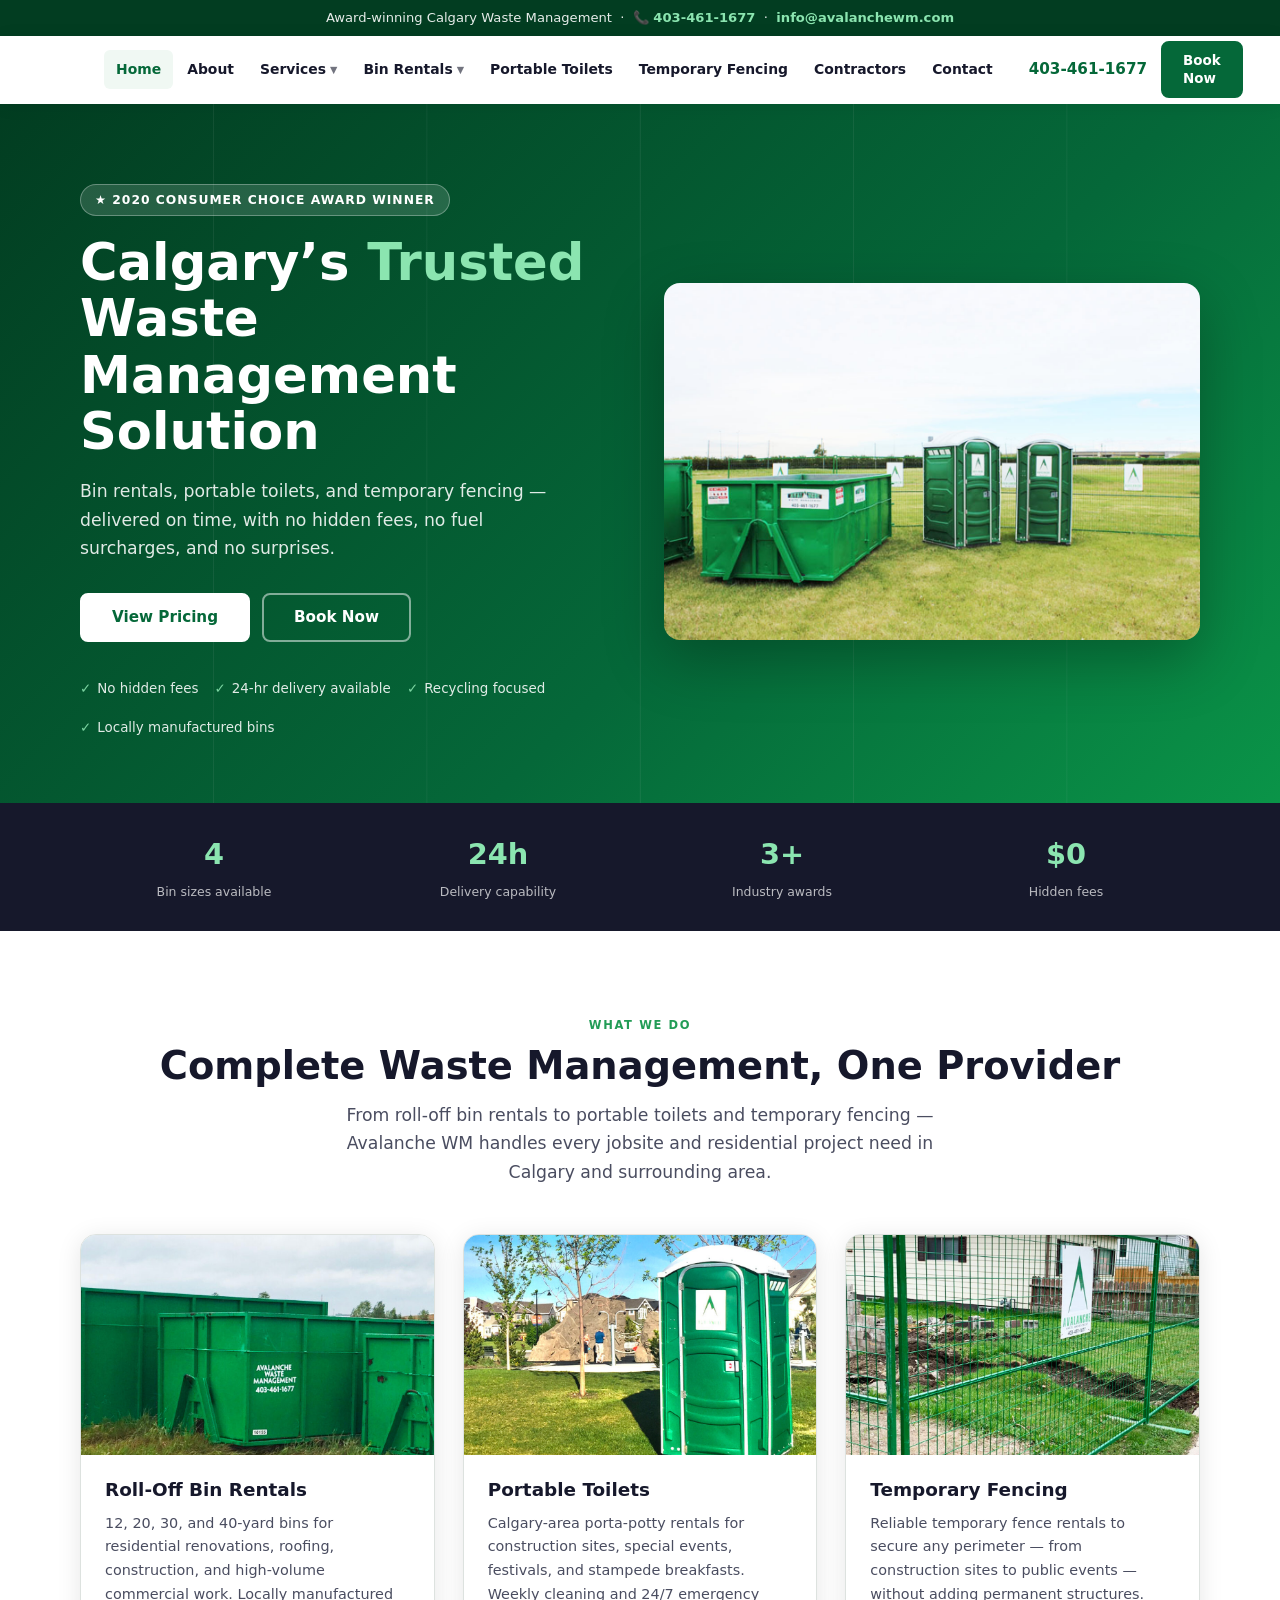
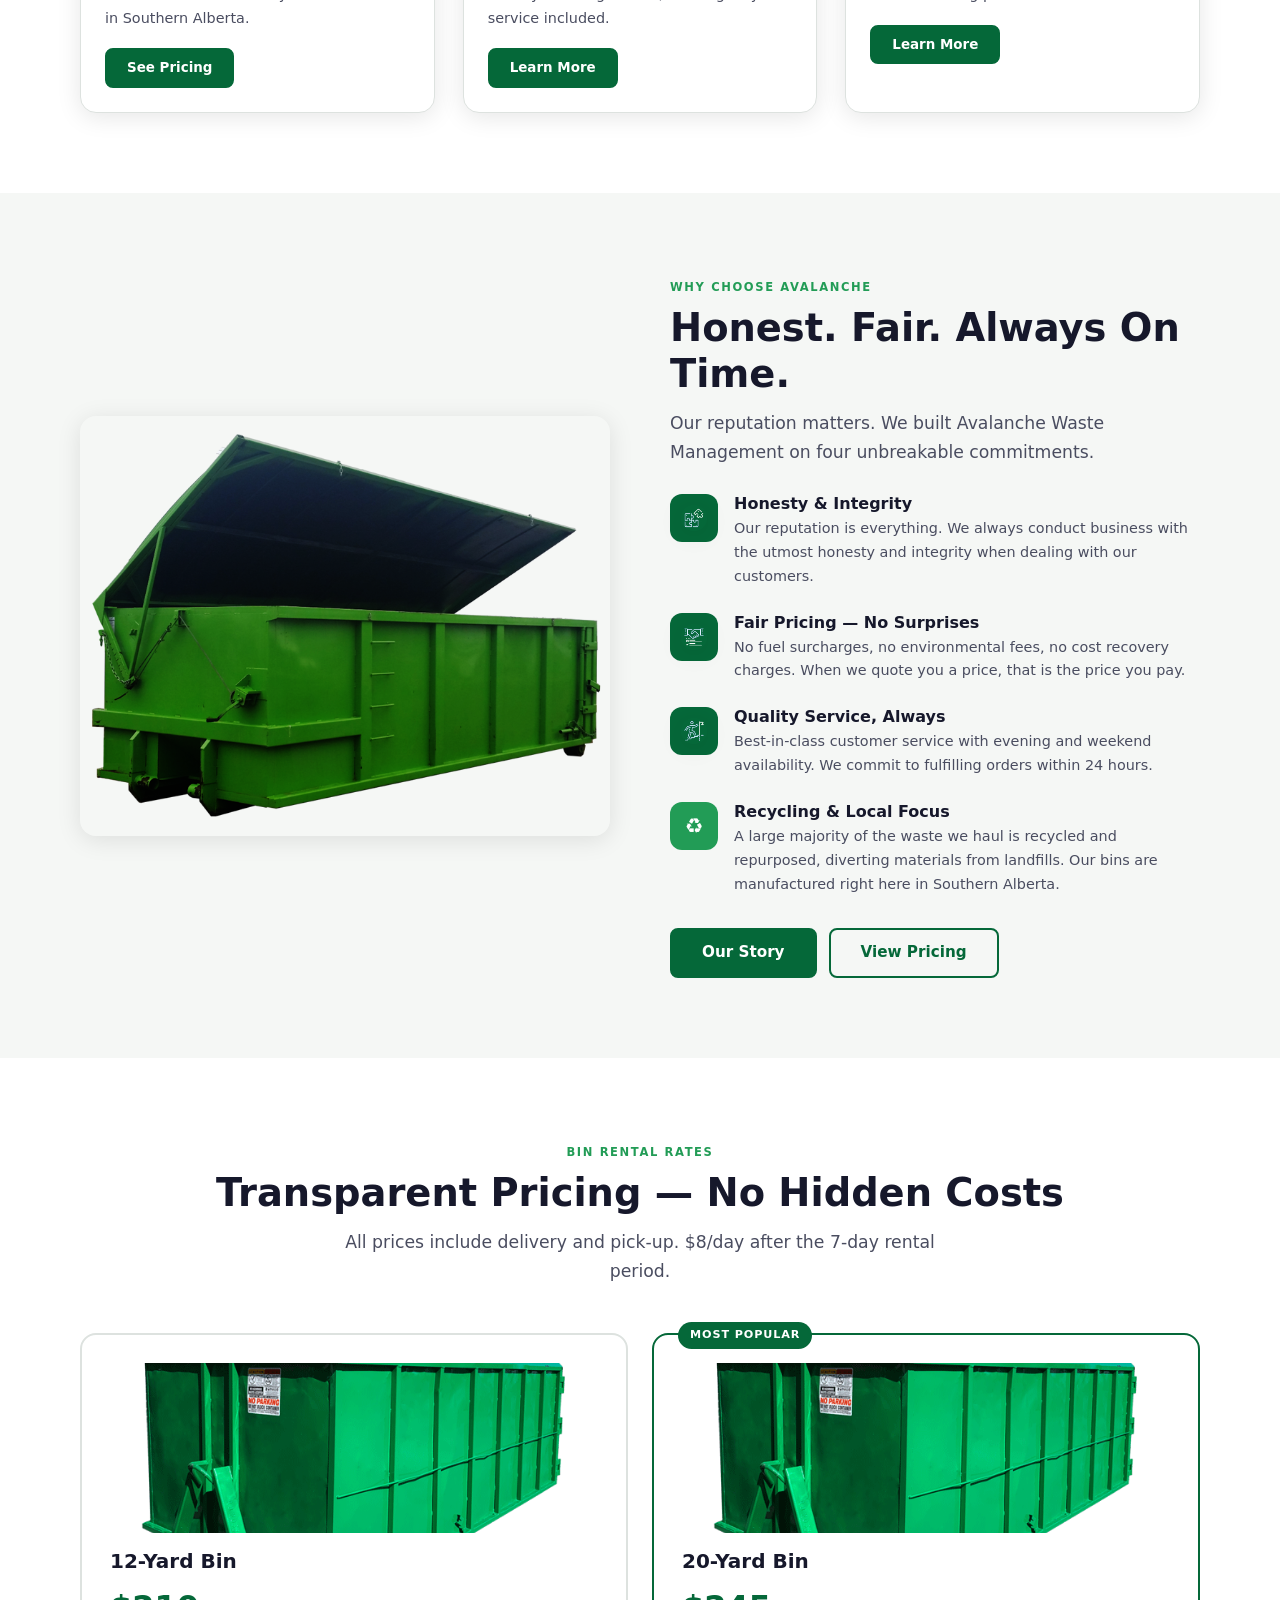
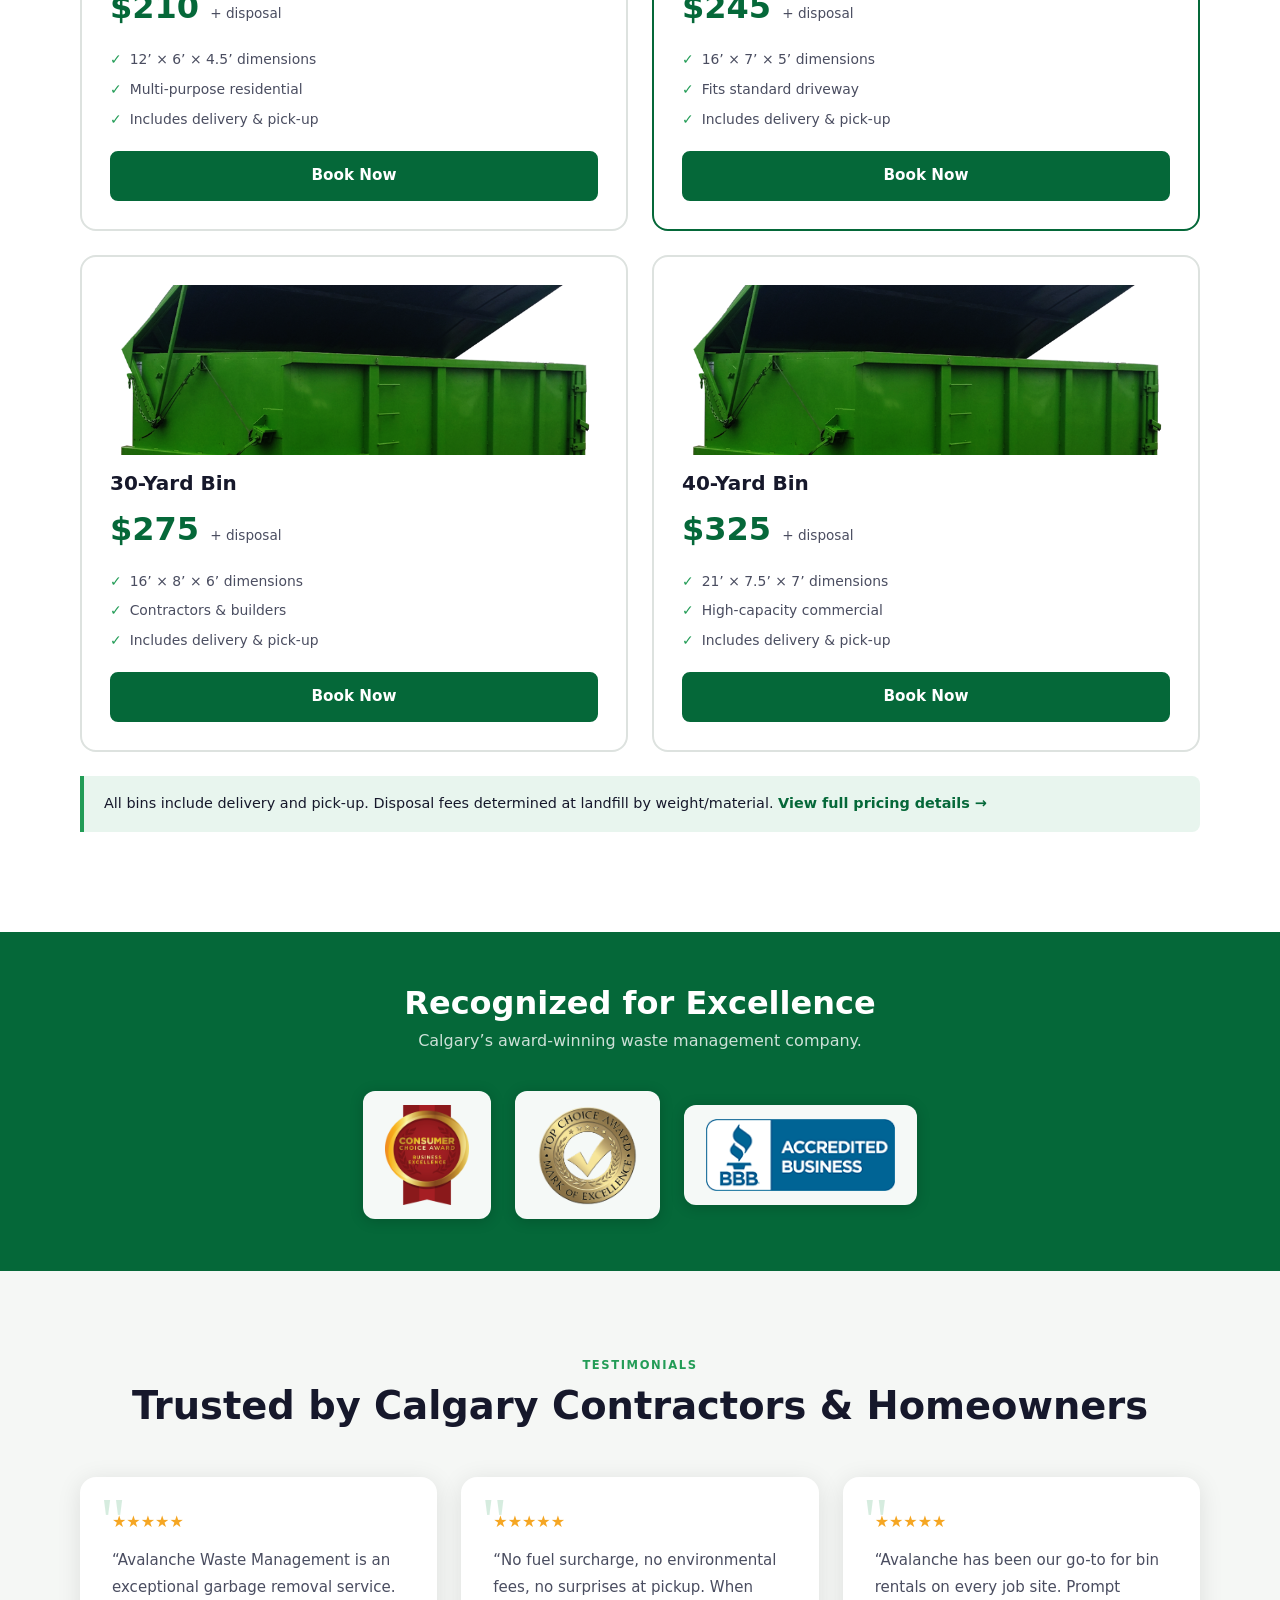
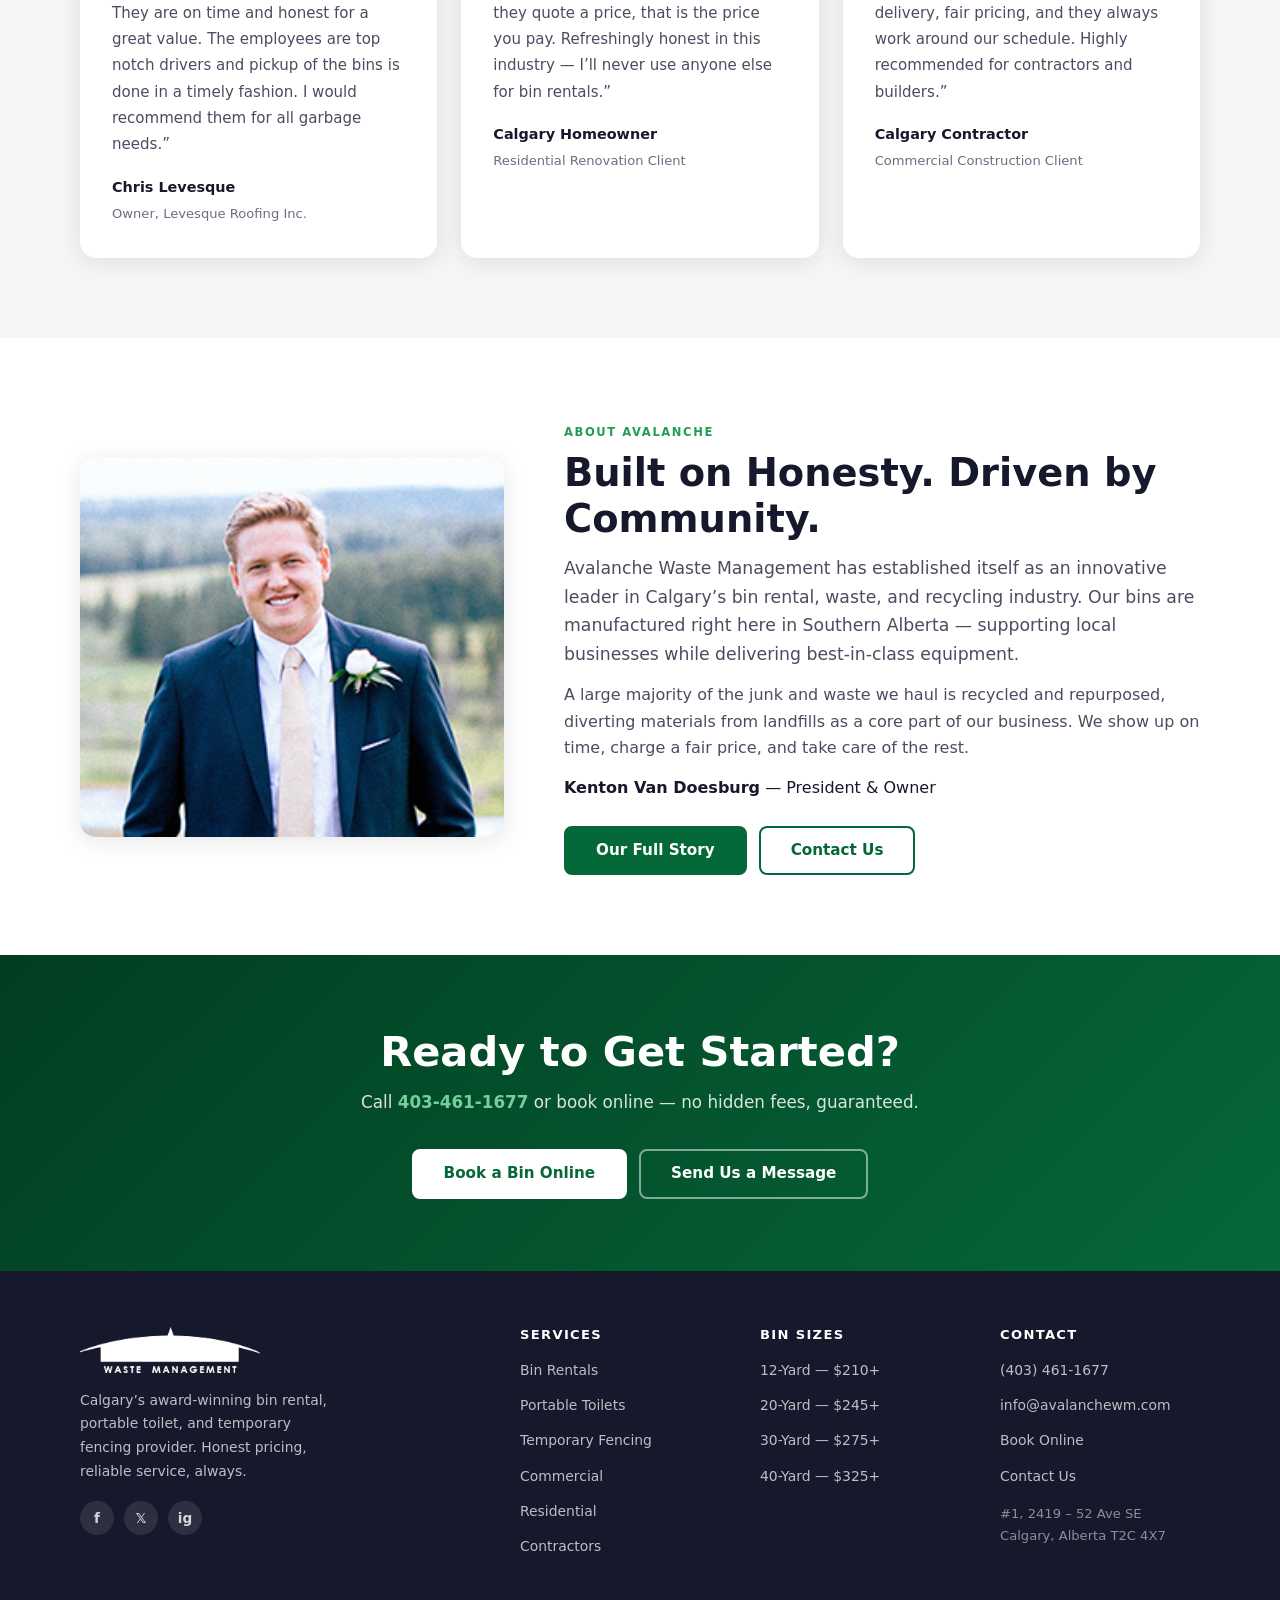
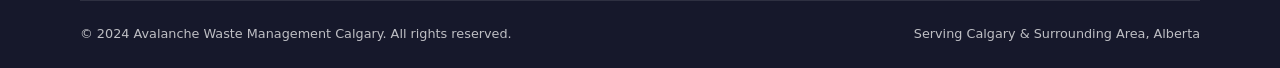
<file: index.html>
<!DOCTYPE html>
<html lang="en">
<head>
  <meta charset="UTF-8" />
  <meta name="viewport" content="width=device-width, initial-scale=1.0" />
  <title>Avalanche Waste Management Calgary | Bin Rentals, Portable Toilets &amp; Temporary Fencing</title>
  <meta name="description" content="Calgary's award-winning bin rental, portable toilet, and temporary fencing company. No hidden fees. 24-hr delivery. Call 403-461-1677 or book online." />
  <link rel="icon" type="image/png" href="assets/logo.png" />
  <link rel="stylesheet" href="assets/style.css" />
  <meta property="og:type" content="website" />
  <meta property="og:url" content="https://jarvis-vobiuslabs.github.io/avalanchewm-redesign/" />
  <meta property="og:title" content="Avalanche Waste Management Calgary" />
  <meta property="og:description" content="Calgary's award-winning bin rental, portable toilet, and temporary fencing provider. No hidden fees. Call 403-461-1677." />
  <meta property="og:image" content="assets/service-bins.jpg" />
  <meta name="twitter:card" content="summary_large_image" />
  <style>
    /* ── Home hero ────────────────────────────────────── */
    .home-hero {
      background: linear-gradient(135deg, #023d21 0%, #056839 60%, #0a9448 100%);
      color: #fff;
      padding: 80px 0 64px;
      position: relative;
      overflow: hidden;
    }
    .home-hero::before {
      content:'';
      position: absolute;
      inset: 0;
      background: url('assets/hero-bg.png') center/cover;
      opacity: .1;
    }
    .home-hero-inner {
      position: relative;
      z-index: 1;
      display: grid;
      grid-template-columns: 1fr 1fr;
      gap: 48px;
      align-items: center;
    }
    .hero-badge {
      display: inline-flex;
      gap: 6px;
      align-items: center;
      background: rgba(255,255,255,.14);
      border: 1px solid rgba(255,255,255,.3);
      border-radius: 100px;
      padding: 5px 14px;
      font-size: .77rem;
      font-weight: 700;
      letter-spacing: .08em;
      text-transform: uppercase;
      margin-bottom: 18px;
    }
    .home-hero h1 { font-size: clamp(2rem, 5vw, 3.2rem); font-weight: 900; line-height: 1.1; margin-bottom: 18px; }
    .home-hero h1 em { color: #8be5b0; font-style: normal; }
    .home-hero .sub { font-size: 1.08rem; opacity: .88; margin-bottom: 30px; max-width: 480px; }
    .hero-trust { display: flex; flex-wrap: wrap; gap: 16px; margin-top: 36px; }
    .hero-trust span { display: flex; align-items: center; gap: 6px; font-size: .84rem; opacity: .88; }
    .hero-trust span::before { content:'✓'; color:#8be5b0; font-weight:800; }
    .hero-photo img { border-radius: 16px; box-shadow: 0 20px 60px rgba(0,0,0,.28); width: 100%; max-height: 420px; object-fit: cover; }
    @media(max-width:768px){ .home-hero-inner { grid-template-columns:1fr; } .hero-photo { display:none; } }
    /* service section icons */
    .service-icon { font-size: 2rem; margin-bottom: 12px; }
  </style>
</head>
<body>

  <div class="topbar">
    Award-winning Calgary Waste Management &nbsp;&middot;&nbsp;
    <a href="tel:4034611677">&#128222; 403-461-1677</a>
    &nbsp;&middot;&nbsp;
    <a href="mailto:info@avalanchewm.com">info@avalanchewm.com</a>
  </div>

  <nav class="site-nav">
    <div class="nav-inner">
      <a class="nav-logo" href="index.html"><img src="assets/logo.png" alt="Avalanche Waste Management" /></a>
      <input type="checkbox" id="nav-toggle" />
      <label class="hamburger" for="nav-toggle"><span></span><span></span><span></span></label>
      <ul class="nav-menu">
        <li class="nav-item"><a class="nav-link active" href="index.html">Home</a></li>
        <li class="nav-item"><a class="nav-link" href="about.html">About</a></li>
        <li class="nav-item dropdown">
          <a class="nav-link" href="#">Services <span class="caret">&#9660;</span></a>
          <div class="dropdown-menu">
            <a class="dropdown-item" href="commercial-services.html">Commercial Services</a>
            <a class="dropdown-item" href="residential-services.html">Residential Services</a>
          </div>
        </li>
        <li class="nav-item dropdown">
          <a class="nav-link" href="rentals.html">Bin Rentals <span class="caret">&#9660;</span></a>
          <div class="dropdown-menu">
            <a class="dropdown-item" href="rentals.html#yard40">40-Yard Bin</a>
            <a class="dropdown-item" href="rentals.html#yard30">30-Yard Bin</a>
            <a class="dropdown-item" href="rentals.html#yard20">20-Yard Bin</a>
            <a class="dropdown-item" href="rentals.html#yard12">12-Yard Bin</a>
          </div>
        </li>
        <li class="nav-item"><a class="nav-link" href="portable-toilets.html">Portable Toilets</a></li>
        <li class="nav-item"><a class="nav-link" href="temporary-fencing.html">Temporary Fencing</a></li>
        <li class="nav-item"><a class="nav-link" href="contractor.html">Contractors</a></li>
        <li class="nav-item"><a class="nav-link" href="contact.html">Contact</a></li>
      </ul>
      <div class="nav-right">
        <a class="nav-phone" href="tel:4034611677">403-461-1677</a>
        <a class="btn btn-primary btn-sm" href="booking.html">Book Now</a>
      </div>
    </div>
  </nav>

  <!-- ── Hero ─────────────────────────────────────────── -->
  <section class="home-hero">
    <div class="container">
      <div class="home-hero-inner">
        <div>
          <div class="hero-badge">&#9733; 2020 Consumer Choice Award Winner</div>
          <h1>Calgary&rsquo;s <em>Trusted</em> Waste Management Solution</h1>
          <p class="sub">Bin rentals, portable toilets, and temporary fencing &mdash; delivered on time, with no hidden fees, no fuel surcharges, and no surprises.</p>
          <div class="btn-group">
            <a class="btn btn-white" href="rentals.html">View Pricing</a>
            <a class="btn btn-ghost" href="booking.html">Book Now</a>
          </div>
          <div class="hero-trust">
            <span>No hidden fees</span>
            <span>24-hr delivery available</span>
            <span>Recycling focused</span>
            <span>Locally manufactured bins</span>
          </div>
        </div>
        <div class="hero-photo">
          <img src="assets/bin-spotty.jpg" alt="Avalanche Waste Management bin on site" loading="eager" />
        </div>
      </div>
    </div>
  </section>

  <!-- ── Stats ─────────────────────────────────────────── -->
  <div class="stats-strip">
    <div class="container">
      <div class="stats-grid">
        <div><div class="stat-num">4</div><div class="stat-label">Bin sizes available</div></div>
        <div><div class="stat-num">24h</div><div class="stat-label">Delivery capability</div></div>
        <div><div class="stat-num">3+</div><div class="stat-label">Industry awards</div></div>
        <div><div class="stat-num">$0</div><div class="stat-label">Hidden fees</div></div>
      </div>
    </div>
  </div>

  <!-- ── Services ─────────────────────────────────────── -->
  <section class="section">
    <div class="container">
      <div class="text-center mb-48">
        <span class="label">What We Do</span>
        <h2 class="h2">Complete Waste Management, One Provider</h2>
        <p class="lead mx-auto">From roll-off bin rentals to portable toilets and temporary fencing &mdash; Avalanche WM handles every jobsite and residential project need in Calgary and surrounding area.</p>
      </div>
      <div class="cards-grid">
        <div class="card">
          <img class="card-img" src="assets/service-bins.jpg" alt="Roll-off bin rentals Calgary" loading="lazy" />
          <div class="card-body">
            <h3>Roll-Off Bin Rentals</h3>
            <p>12, 20, 30, and 40-yard bins for residential renovations, roofing, construction, and high-volume commercial work. Locally manufactured in Southern Alberta.</p>
            <a class="btn btn-primary btn-sm" href="rentals.html">See Pricing</a>
          </div>
        </div>
        <div class="card">
          <img class="card-img" src="assets/service-toilets.jpg" alt="Portable toilet rentals Calgary" loading="lazy" />
          <div class="card-body">
            <h3>Portable Toilets</h3>
            <p>Calgary-area porta-potty rentals for construction sites, special events, festivals, and stampede breakfasts. Weekly cleaning and 24/7 emergency service included.</p>
            <a class="btn btn-primary btn-sm" href="portable-toilets.html">Learn More</a>
          </div>
        </div>
        <div class="card">
          <img class="card-img" src="assets/service-fence.jpg" alt="Temporary fencing Calgary" loading="lazy" />
          <div class="card-body">
            <h3>Temporary Fencing</h3>
            <p>Reliable temporary fence rentals to secure any perimeter &mdash; from construction sites to public events &mdash; without adding permanent structures.</p>
            <a class="btn btn-primary btn-sm" href="temporary-fencing.html">Learn More</a>
          </div>
        </div>
      </div>
    </div>
  </section>

  <!-- ── Why Us ─────────────────────────────────────────── -->
  <section class="section bg-light">
    <div class="container">
      <div class="split">
        <div class="hide-mobile">
          <img src="assets/bin-commercial.png" alt="Avalanche WM commercial bin" style="max-height:420px;" loading="lazy" />
        </div>
        <div>
          <span class="label">Why Choose Avalanche</span>
          <h2 class="h2">Honest. Fair. Always On Time.</h2>
          <p class="lead">Our reputation matters. We built Avalanche Waste Management on four unbreakable commitments.</p>
          <div class="feature-list">
            <div class="feature-item">
              <div class="feature-icon"><img src="assets/icon-honesty.png" alt="" /></div>
              <div class="feature-text">
                <h4>Honesty &amp; Integrity</h4>
                <p>Our reputation is everything. We always conduct business with the utmost honesty and integrity when dealing with our customers.</p>
              </div>
            </div>
            <div class="feature-item">
              <div class="feature-icon"><img src="assets/icon-fair-pricing.png" alt="" /></div>
              <div class="feature-text">
                <h4>Fair Pricing &mdash; No Surprises</h4>
                <p>No fuel surcharges, no environmental fees, no cost recovery charges. When we quote you a price, that is the price you pay.</p>
              </div>
            </div>
            <div class="feature-item">
              <div class="feature-icon"><img src="assets/icon-quality.png" alt="" /></div>
              <div class="feature-text">
                <h4>Quality Service, Always</h4>
                <p>Best-in-class customer service with evening and weekend availability. We commit to fulfilling orders within 24 hours.</p>
              </div>
            </div>
            <div class="feature-item">
              <div class="feature-icon" style="background:var(--green2);"><span class="emoji">&#9851;</span></div>
              <div class="feature-text">
                <h4>Recycling &amp; Local Focus</h4>
                <p>A large majority of the waste we haul is recycled and repurposed, diverting materials from landfills. Our bins are manufactured right here in Southern Alberta.</p>
              </div>
            </div>
          </div>
          <div class="btn-group mt-32">
            <a class="btn btn-primary" href="about.html">Our Story</a>
            <a class="btn btn-outline" href="rentals.html">View Pricing</a>
          </div>
        </div>
      </div>
    </div>
  </section>

  <!-- ── Pricing preview ───────────────────────────────── -->
  <section class="section">
    <div class="container">
      <div class="text-center mb-48">
        <span class="label">Bin Rental Rates</span>
        <h2 class="h2">Transparent Pricing &mdash; No Hidden Costs</h2>
        <p class="lead mx-auto">All prices include delivery and pick-up. $8/day after the 7-day rental period.</p>
      </div>
      <div class="pricing-grid">
        <div class="pricing-card" id="home-y12">
          <img src="assets/bin-residential.png" alt="12-yard bin" loading="lazy" />
          <h3>12-Yard Bin</h3>
          <div class="price">$210 <small>+ disposal</small></div>
          <ul class="spec-list">
            <li>12&rsquo; &times; 6&rsquo; &times; 4.5&rsquo; dimensions</li>
            <li>Multi-purpose residential</li>
            <li>Includes delivery &amp; pick-up</li>
          </ul>
          <a class="btn btn-primary btn-block" href="booking.html">Book Now</a>
        </div>
        <div class="pricing-card featured" id="home-y20">
          <div class="badge">Most Popular</div>
          <img src="assets/bin-residential.png" alt="20-yard bin" loading="lazy" />
          <h3>20-Yard Bin</h3>
          <div class="price">$245 <small>+ disposal</small></div>
          <ul class="spec-list">
            <li>16&rsquo; &times; 7&rsquo; &times; 5&rsquo; dimensions</li>
            <li>Fits standard driveway</li>
            <li>Includes delivery &amp; pick-up</li>
          </ul>
          <a class="btn btn-primary btn-block" href="booking.html">Book Now</a>
        </div>
        <div class="pricing-card" id="home-y30">
          <img src="assets/bin-commercial.png" alt="30-yard bin" loading="lazy" />
          <h3>30-Yard Bin</h3>
          <div class="price">$275 <small>+ disposal</small></div>
          <ul class="spec-list">
            <li>16&rsquo; &times; 8&rsquo; &times; 6&rsquo; dimensions</li>
            <li>Contractors &amp; builders</li>
            <li>Includes delivery &amp; pick-up</li>
          </ul>
          <a class="btn btn-primary btn-block" href="booking.html">Book Now</a>
        </div>
        <div class="pricing-card" id="home-y40">
          <img src="assets/bin-commercial.png" alt="40-yard bin" loading="lazy" />
          <h3>40-Yard Bin</h3>
          <div class="price">$325 <small>+ disposal</small></div>
          <ul class="spec-list">
            <li>21&rsquo; &times; 7.5&rsquo; &times; 7&rsquo; dimensions</li>
            <li>High-capacity commercial</li>
            <li>Includes delivery &amp; pick-up</li>
          </ul>
          <a class="btn btn-primary btn-block" href="booking.html">Book Now</a>
        </div>
      </div>
      <div class="notice mt-24">All bins include delivery and pick-up. Disposal fees determined at landfill by weight/material. <a href="rentals.html" style="color:var(--green);font-weight:700;">View full pricing details &rarr;</a></div>
    </div>
  </section>

  <!-- ── Awards ─────────────────────────────────────────── -->
  <section class="awards-bar">
    <div class="container">
      <h2>Recognized for Excellence</h2>
      <p>Calgary&rsquo;s award-winning waste management company.</p>
      <div class="awards-logos">
        <div><img src="assets/award-consumer-choice.png" alt="2020 Consumer Choice Award" /></div>
        <div><img src="assets/award-top-choice.png" alt="2018-2019 Top Choice Award" /></div>
        <div class="award-bbb"><img src="assets/bbb-logo.png" alt="BBB Accredited Business" /></div>
      </div>
    </div>
  </section>

  <!-- ── Testimonials ──────────────────────────────────── -->
  <section class="section bg-light">
    <div class="container">
      <div class="text-center mb-48">
        <span class="label">Testimonials</span>
        <h2 class="h2">Trusted by Calgary Contractors &amp; Homeowners</h2>
      </div>
      <div class="testimonials-grid">
        <div class="testimonial-block">
          <div class="testimonial-stars">&#9733;&#9733;&#9733;&#9733;&#9733;</div>
          <p class="testimonial-text">&ldquo;Avalanche Waste Management is an exceptional garbage removal service. They are on time and honest for a great value. The employees are top notch drivers and pickup of the bins is done in a timely fashion. I would recommend them for all garbage needs.&rdquo;</p>
          <div class="testimonial-author"><strong>Chris Levesque</strong><span>Owner, Levesque Roofing Inc.</span></div>
        </div>
        <div class="testimonial-block">
          <div class="testimonial-stars">&#9733;&#9733;&#9733;&#9733;&#9733;</div>
          <p class="testimonial-text">&ldquo;No fuel surcharge, no environmental fees, no surprises at pickup. When they quote a price, that is the price you pay. Refreshingly honest in this industry &mdash; I&rsquo;ll never use anyone else for bin rentals.&rdquo;</p>
          <div class="testimonial-author"><strong>Calgary Homeowner</strong><span>Residential Renovation Client</span></div>
        </div>
        <div class="testimonial-block">
          <div class="testimonial-stars">&#9733;&#9733;&#9733;&#9733;&#9733;</div>
          <p class="testimonial-text">&ldquo;Avalanche has been our go-to for bin rentals on every job site. Prompt delivery, fair pricing, and they always work around our schedule. Highly recommended for contractors and builders.&rdquo;</p>
          <div class="testimonial-author"><strong>Calgary Contractor</strong><span>Commercial Construction Client</span></div>
        </div>
      </div>
    </div>
  </section>

  <!-- ── About teaser ──────────────────────────────────── -->
  <section class="section">
    <div class="container">
      <div class="split split-2-3">
        <div class="hide-mobile">
          <img src="assets/kent.jpg" alt="Kenton Van Doesburg — President, Avalanche Waste Management" style="max-height:380px;" loading="lazy" />
        </div>
        <div>
          <span class="label">About Avalanche</span>
          <h2 class="h2">Built on Honesty. Driven by Community.</h2>
          <p class="lead" style="max-width:100%;">Avalanche Waste Management has established itself as an innovative leader in Calgary&rsquo;s bin rental, waste, and recycling industry. Our bins are manufactured right here in Southern Alberta &mdash; supporting local businesses while delivering best-in-class equipment.</p>
          <p style="color:var(--gray);margin-top:14px;">A large majority of the junk and waste we haul is recycled and repurposed, diverting materials from landfills as a core part of our business. We show up on time, charge a fair price, and take care of the rest.</p>
          <p style="margin-top:14px;"><strong>Kenton Van Doesburg</strong> &mdash; President &amp; Owner</p>
          <div class="btn-group mt-24">
            <a class="btn btn-primary" href="about.html">Our Full Story</a>
            <a class="btn btn-outline" href="contact.html">Contact Us</a>
          </div>
        </div>
      </div>
    </div>
  </section>

  <!-- ── CTA ────────────────────────────────────────────── -->
  <section class="cta-banner">
    <h2>Ready to Get Started?</h2>
    <p>Call <a href="tel:4034611677" style="color:#8be5b0;font-weight:700;">403-461-1677</a> or book online &mdash; no hidden fees, guaranteed.</p>
    <div class="btn-group" style="justify-content:center;">
      <a class="btn btn-white" href="booking.html">Book a Bin Online</a>
      <a class="btn btn-ghost" href="contact.html">Send Us a Message</a>
    </div>
  </section>

  <!-- ── Footer ─────────────────────────────────────────── -->
  <footer class="site-footer">
    <div class="container">
      <div class="footer-grid">
        <div class="footer-brand">
          <img src="assets/logo.png" alt="Avalanche Waste Management" />
          <p>Calgary&rsquo;s award-winning bin rental, portable toilet, and temporary fencing provider. Honest pricing, reliable service, always.</p>
          <div class="footer-social">
            <a href="https://www.facebook.com/Avalanche-Waste-Management-693811640731460" target="_blank" rel="noopener" aria-label="Facebook">f</a>
            <a href="https://twitter.com/avalanche_waste" target="_blank" rel="noopener" aria-label="Twitter">&#120143;</a>
            <a href="https://instagram.com/avalanche_waste" target="_blank" rel="noopener" aria-label="Instagram">ig</a>
          </div>
        </div>
        <div class="footer-col">
          <h4>Services</h4>
          <ul>
            <li><a href="rentals.html">Bin Rentals</a></li>
            <li><a href="portable-toilets.html">Portable Toilets</a></li>
            <li><a href="temporary-fencing.html">Temporary Fencing</a></li>
            <li><a href="commercial-services.html">Commercial</a></li>
            <li><a href="residential-services.html">Residential</a></li>
            <li><a href="contractor.html">Contractors</a></li>
          </ul>
        </div>
        <div class="footer-col">
          <h4>Bin Sizes</h4>
          <ul>
            <li><a href="rentals.html#yard12">12-Yard &mdash; $210+</a></li>
            <li><a href="rentals.html#yard20">20-Yard &mdash; $245+</a></li>
            <li><a href="rentals.html#yard30">30-Yard &mdash; $275+</a></li>
            <li><a href="rentals.html#yard40">40-Yard &mdash; $325+</a></li>
          </ul>
        </div>
        <div class="footer-col">
          <h4>Contact</h4>
          <ul>
            <li><a href="tel:4034611677">(403) 461-1677</a></li>
            <li><a href="mailto:info@avalanchewm.com">info@avalanchewm.com</a></li>
            <li><a href="booking.html">Book Online</a></li>
            <li><a href="contact.html">Contact Us</a></li>
          </ul>
          <p style="font-size:.82rem;margin-top:14px;opacity:.7;">#1, 2419 &ndash; 52 Ave SE<br/>Calgary, Alberta T2C 4X7</p>
        </div>
      </div>
      <div class="footer-bottom">
        <p>&copy; 2024 Avalanche Waste Management Calgary. All rights reserved.</p>
        <p>Serving Calgary &amp; Surrounding Area, Alberta</p>
      </div>
    </div>
  </footer>

  <!-- ── Mobile nav auto-close ──────────────────────────
       Uncheck the CSS checkbox toggle whenever any nav
       link or dropdown item is tapped on mobile.
  ─────────────────────────────────────────────────────── -->
  <script>
    (function () {
      var toggle = document.getElementById('nav-toggle');
      if (!toggle) return;
      document.querySelectorAll('.nav-link, .dropdown-item').forEach(function (el) {
        el.addEventListener('click', function () {
          toggle.checked = false;
        });
      });
    })();
  </script>

</body>
</html>
</file>
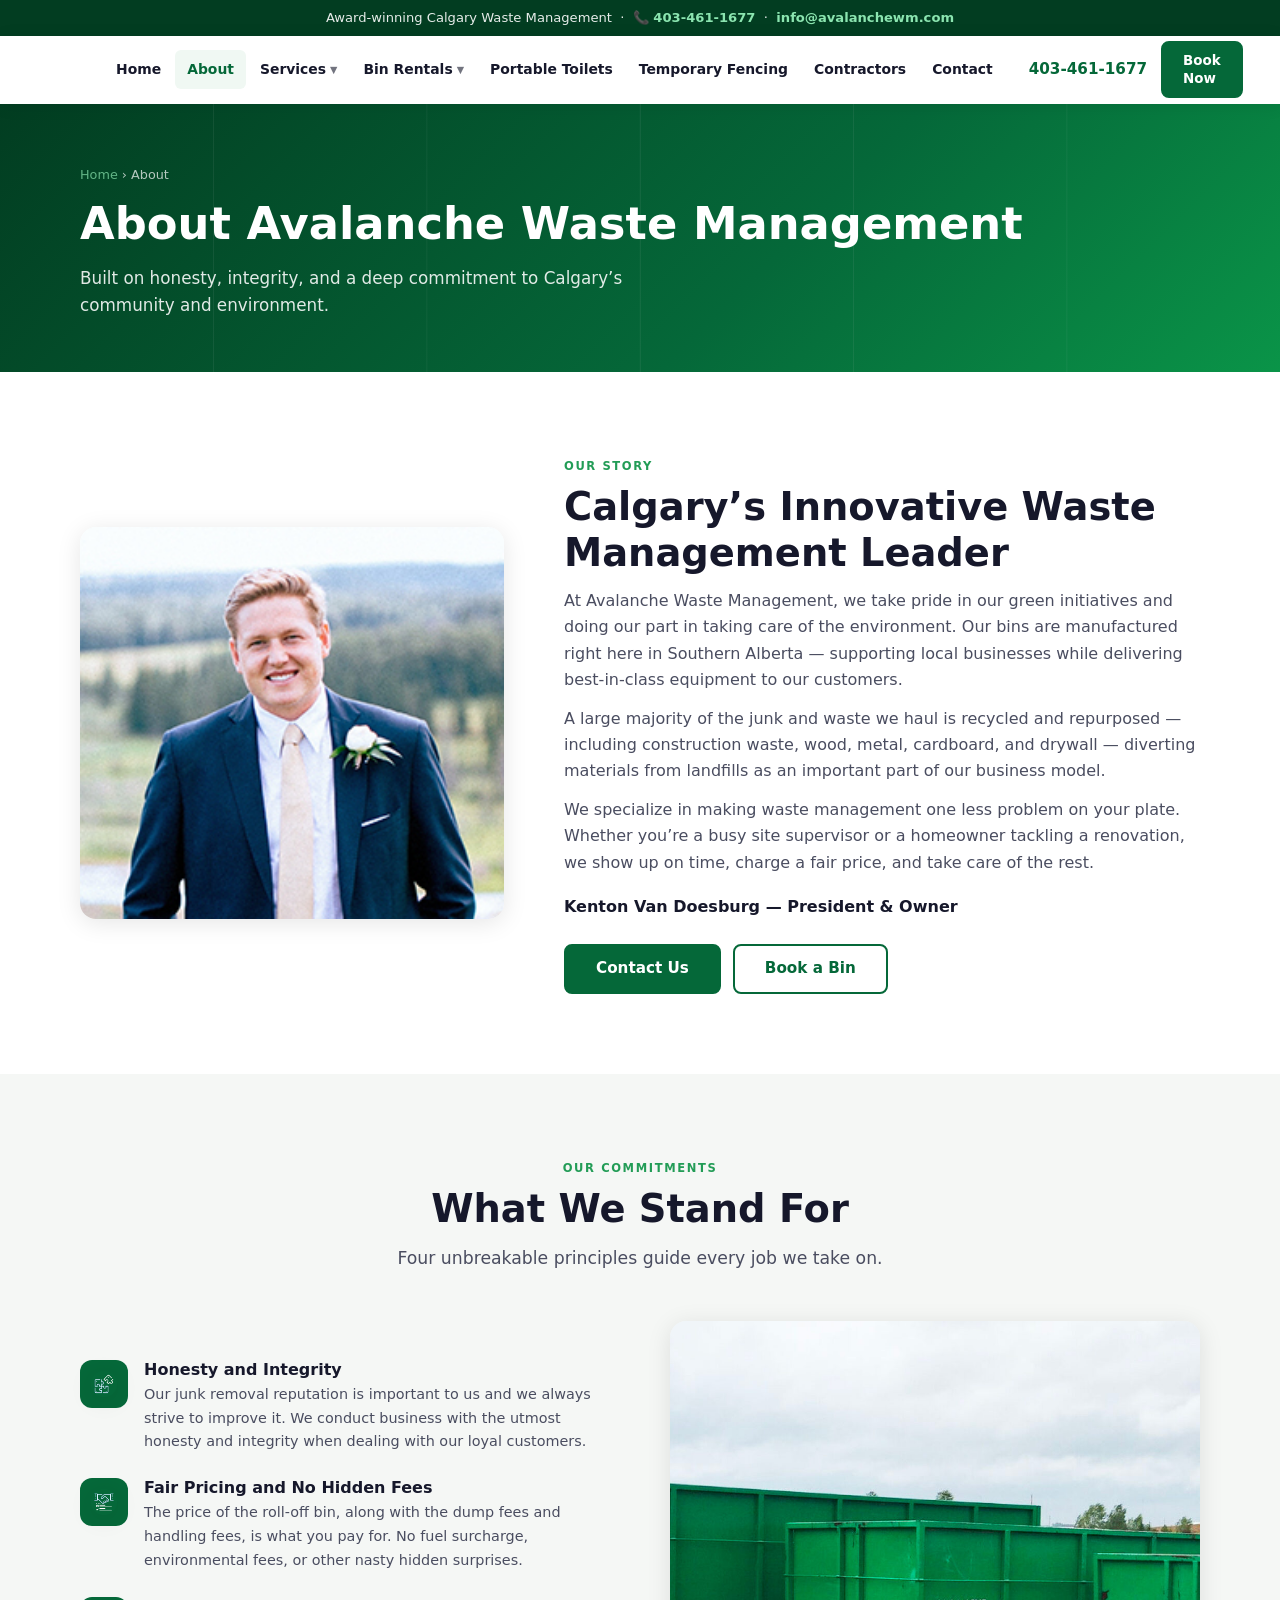
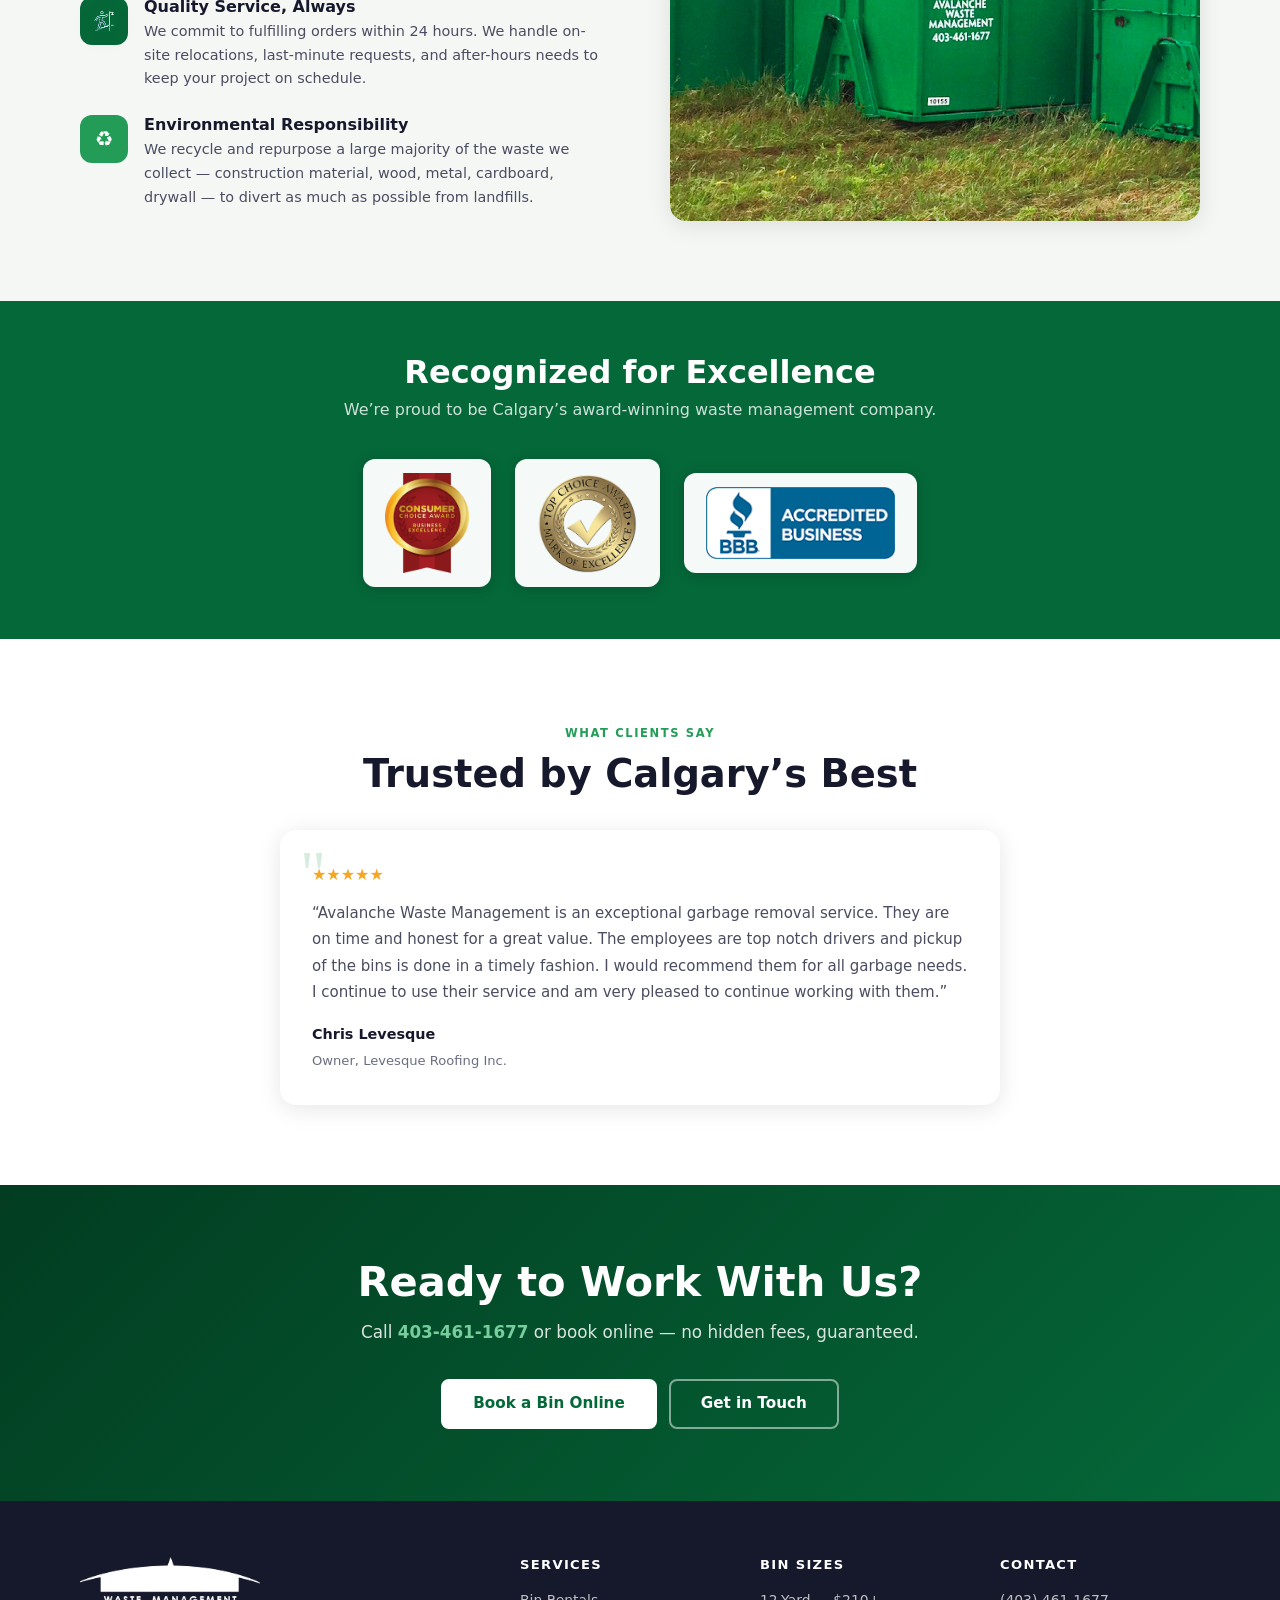
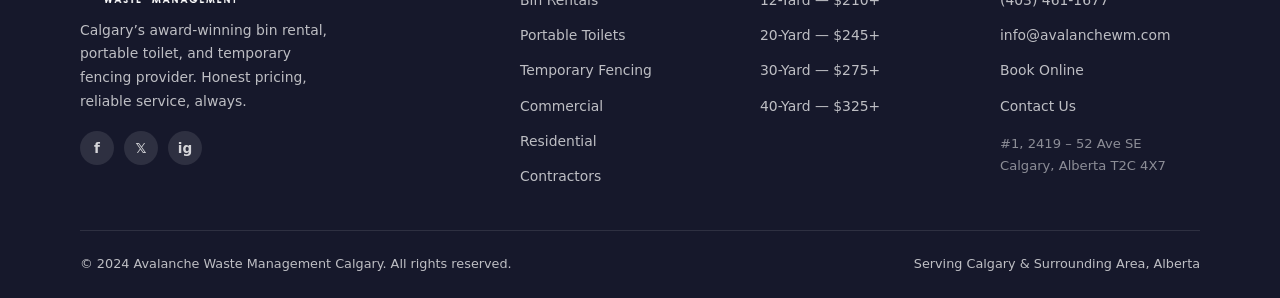
<file: about.html>
<!DOCTYPE html>
<html lang="en">
<head>
  <meta charset="UTF-8" />
  <meta name="viewport" content="width=device-width, initial-scale=1.0" />
  <title>About | Avalanche Waste Management Calgary</title>
  <meta name="description" content="Learn about Avalanche Waste Management — Calgary's award-winning bin rental company built on honesty, integrity, fair pricing, and recycling." />
  <link rel="icon" type="image/png" href="assets/logo.png" />
  <link rel="stylesheet" href="assets/style.css" />
  <meta property="og:type" content="website" />
  <meta property="og:title" content="About | Avalanche Waste Management Calgary" />
  <meta property="og:description" content="Learn about Avalanche Waste Management — Calgary's award-winning bin rental company built on honesty, integrity, fair pricing, and recycling." />
  <meta property="og:image" content="assets/kent.jpg" />
  <meta name="twitter:card" content="summary_large_image" />
</head>
<body>

  <div class="topbar">
    Award-winning Calgary Waste Management &nbsp;&middot;&nbsp;
    <a href="tel:4034611677">&#128222; 403-461-1677</a>
    &nbsp;&middot;&nbsp;
    <a href="mailto:info@avalanchewm.com">info@avalanchewm.com</a>
  </div>

  <nav class="site-nav">
    <div class="nav-inner">
      <a class="nav-logo" href="index.html"><img src="assets/logo.png" alt="Avalanche Waste Management" /></a>
      <input type="checkbox" id="nav-toggle" />
      <label class="hamburger" for="nav-toggle"><span></span><span></span><span></span></label>
      <ul class="nav-menu">
        <li class="nav-item"><a class="nav-link" href="index.html">Home</a></li>
        <li class="nav-item"><a class="nav-link active" href="about.html">About</a></li>
        <li class="nav-item dropdown">
          <a class="nav-link" href="#">Services <span class="caret">&#9660;</span></a>
          <div class="dropdown-menu">
            <a class="dropdown-item" href="commercial-services.html">Commercial Services</a>
            <a class="dropdown-item" href="residential-services.html">Residential Services</a>
          </div>
        </li>
        <li class="nav-item dropdown">
          <a class="nav-link" href="rentals.html">Bin Rentals <span class="caret">&#9660;</span></a>
          <div class="dropdown-menu">
            <a class="dropdown-item" href="rentals.html#yard40">40-Yard Bin</a>
            <a class="dropdown-item" href="rentals.html#yard30">30-Yard Bin</a>
            <a class="dropdown-item" href="rentals.html#yard20">20-Yard Bin</a>
            <a class="dropdown-item" href="rentals.html#yard12">12-Yard Bin</a>
          </div>
        </li>
        <li class="nav-item"><a class="nav-link" href="portable-toilets.html">Portable Toilets</a></li>
        <li class="nav-item"><a class="nav-link" href="temporary-fencing.html">Temporary Fencing</a></li>
        <li class="nav-item"><a class="nav-link" href="contractor.html">Contractors</a></li>
        <li class="nav-item"><a class="nav-link" href="contact.html">Contact</a></li>
      </ul>
      <div class="nav-right">
        <a class="nav-phone" href="tel:4034611677">403-461-1677</a>
        <a class="btn btn-primary btn-sm" href="booking.html">Book Now</a>
      </div>
    </div>
  </nav>

  <!-- ── Hero ───────────────────────────────────────────── -->
  <section class="page-hero">
    <div class="container page-hero-content">
      <p class="breadcrumb"><a href="index.html">Home</a> &rsaquo; About</p>
      <h1>About Avalanche Waste Management</h1>
      <p>Built on honesty, integrity, and a deep commitment to Calgary&rsquo;s community and environment.</p>
    </div>
  </section>

  <!-- ── Story ──────────────────────────────────────────── -->
  <section class="section">
    <div class="container">
      <div class="split split-2-3">
        <div class="hide-mobile">
          <img src="assets/kent.jpg" alt="Kenton Van Doesburg — President, Avalanche Waste Management" style="max-height:420px;" loading="lazy" />
        </div>
        <div>
          <span class="label">Our Story</span>
          <h2 class="h2">Calgary&rsquo;s Innovative Waste Management Leader</h2>
          <p style="color:var(--gray);margin-top:12px;">At Avalanche Waste Management, we take pride in our green initiatives and doing our part in taking care of the environment. Our bins are manufactured right here in Southern Alberta &mdash; supporting local businesses while delivering best-in-class equipment to our customers.</p>
          <p style="color:var(--gray);margin-top:12px;">A large majority of the junk and waste we haul is recycled and repurposed &mdash; including construction waste, wood, metal, cardboard, and drywall &mdash; diverting materials from landfills as an important part of our business model.</p>
          <p style="color:var(--gray);margin-top:12px;">We specialize in making waste management one less problem on your plate. Whether you&rsquo;re a busy site supervisor or a homeowner tackling a renovation, we show up on time, charge a fair price, and take care of the rest.</p>
          <p style="margin-top:18px;font-weight:700;">Kenton Van Doesburg &mdash; President &amp; Owner</p>
          <div class="btn-group mt-24">
            <a class="btn btn-primary" href="contact.html">Contact Us</a>
            <a class="btn btn-outline" href="booking.html">Book a Bin</a>
          </div>
        </div>
      </div>
    </div>
  </section>

  <!-- ── Values ─────────────────────────────────────────── -->
  <section class="section bg-light">
    <div class="container">
      <div class="text-center mb-48">
        <span class="label">Our Commitments</span>
        <h2 class="h2">What We Stand For</h2>
        <p class="lead mx-auto">Four unbreakable principles guide every job we take on.</p>
      </div>
      <div class="split">
        <div>
          <div class="feature-list">
            <div class="feature-item">
              <div class="feature-icon"><img src="assets/icon-honesty.png" alt="" /></div>
              <div class="feature-text">
                <h4>Honesty and Integrity</h4>
                <p>Our junk removal reputation is important to us and we always strive to improve it. We conduct business with the utmost honesty and integrity when dealing with our loyal customers.</p>
              </div>
            </div>
            <div class="feature-item">
              <div class="feature-icon"><img src="assets/icon-fair-pricing.png" alt="" /></div>
              <div class="feature-text">
                <h4>Fair Pricing and No Hidden Fees</h4>
                <p>The price of the roll-off bin, along with the dump fees and handling fees, is what you pay for. No fuel surcharge, environmental fees, or other nasty hidden surprises.</p>
              </div>
            </div>
            <div class="feature-item">
              <div class="feature-icon"><img src="assets/icon-quality.png" alt="" /></div>
              <div class="feature-text">
                <h4>Quality Service, Always</h4>
                <p>We commit to fulfilling orders within 24 hours. We handle on-site relocations, last-minute requests, and after-hours needs to keep your project on schedule.</p>
              </div>
            </div>
            <div class="feature-item">
              <div class="feature-icon" style="background:var(--green2);"><span class="emoji">&#9851;</span></div>
              <div class="feature-text">
                <h4>Environmental Responsibility</h4>
                <p>We recycle and repurpose a large majority of the waste we collect &mdash; construction material, wood, metal, cardboard, drywall &mdash; to divert as much as possible from landfills.</p>
              </div>
            </div>
          </div>
        </div>
        <div class="hide-mobile">
          <img src="assets/service-bins.jpg" alt="Avalanche WM bins" style="max-height:500px;" loading="lazy" />
        </div>
      </div>
    </div>
  </section>

  <!-- ── Awards ─────────────────────────────────────────── -->
  <section class="awards-bar">
    <div class="container">
      <h2>Recognized for Excellence</h2>
      <p>We&rsquo;re proud to be Calgary&rsquo;s award-winning waste management company.</p>
      <div class="awards-logos">
        <div><img src="assets/award-consumer-choice.png" alt="2020 Consumer Choice Award" /></div>
        <div><img src="assets/award-top-choice.png" alt="2018-2019 Top Choice Award" /></div>
        <div class="award-bbb"><img src="assets/bbb-logo.png" alt="BBB Accredited Business" /></div>
      </div>
    </div>
  </section>

  <!-- ── Testimonial ────────────────────────────────────── -->
  <section class="section">
    <div class="container" style="max-width:760px;">
      <div class="text-center mb-32">
        <span class="label">What Clients Say</span>
        <h2 class="h2">Trusted by Calgary&rsquo;s Best</h2>
      </div>
      <div class="testimonial-block">
        <div class="testimonial-stars">&#9733;&#9733;&#9733;&#9733;&#9733;</div>
        <p class="testimonial-text">&ldquo;Avalanche Waste Management is an exceptional garbage removal service. They are on time and honest for a great value. The employees are top notch drivers and pickup of the bins is done in a timely fashion. I would recommend them for all garbage needs. I continue to use their service and am very pleased to continue working with them.&rdquo;</p>
        <div class="testimonial-author"><strong>Chris Levesque</strong><span>Owner, Levesque Roofing Inc.</span></div>
      </div>
    </div>
  </section>

  <!-- ── CTA ────────────────────────────────────────────── -->
  <section class="cta-banner">
    <h2>Ready to Work With Us?</h2>
    <p>Call <a href="tel:4034611677" style="color:#8be5b0;font-weight:700;">403-461-1677</a> or book online &mdash; no hidden fees, guaranteed.</p>
    <div class="btn-group" style="justify-content:center;">
      <a class="btn btn-white" href="booking.html">Book a Bin Online</a>
      <a class="btn btn-ghost" href="contact.html">Get in Touch</a>
    </div>
  </section>

  <!-- ── Footer ─────────────────────────────────────────── -->
  <footer class="site-footer">
    <div class="container">
      <div class="footer-grid">
        <div class="footer-brand">
          <img src="assets/logo.png" alt="Avalanche Waste Management" />
          <p>Calgary&rsquo;s award-winning bin rental, portable toilet, and temporary fencing provider. Honest pricing, reliable service, always.</p>
          <div class="footer-social">
            <a href="https://www.facebook.com/Avalanche-Waste-Management-693811640731460" target="_blank" rel="noopener" aria-label="Facebook">f</a>
            <a href="https://twitter.com/avalanche_waste" target="_blank" rel="noopener" aria-label="Twitter">&#120143;</a>
            <a href="https://instagram.com/avalanche_waste" target="_blank" rel="noopener" aria-label="Instagram">ig</a>
          </div>
        </div>
        <div class="footer-col">
          <h4>Services</h4>
          <ul>
            <li><a href="rentals.html">Bin Rentals</a></li>
            <li><a href="portable-toilets.html">Portable Toilets</a></li>
            <li><a href="temporary-fencing.html">Temporary Fencing</a></li>
            <li><a href="commercial-services.html">Commercial</a></li>
            <li><a href="residential-services.html">Residential</a></li>
            <li><a href="contractor.html">Contractors</a></li>
          </ul>
        </div>
        <div class="footer-col">
          <h4>Bin Sizes</h4>
          <ul>
            <li><a href="rentals.html#yard12">12-Yard &mdash; $210+</a></li>
            <li><a href="rentals.html#yard20">20-Yard &mdash; $245+</a></li>
            <li><a href="rentals.html#yard30">30-Yard &mdash; $275+</a></li>
            <li><a href="rentals.html#yard40">40-Yard &mdash; $325+</a></li>
          </ul>
        </div>
        <div class="footer-col">
          <h4>Contact</h4>
          <ul>
            <li><a href="tel:4034611677">(403) 461-1677</a></li>
            <li><a href="mailto:info@avalanchewm.com">info@avalanchewm.com</a></li>
            <li><a href="booking.html">Book Online</a></li>
            <li><a href="contact.html">Contact Us</a></li>
          </ul>
          <p style="font-size:.82rem;margin-top:14px;opacity:.7;">#1, 2419 &ndash; 52 Ave SE<br/>Calgary, Alberta T2C 4X7</p>
        </div>
      </div>
      <div class="footer-bottom">
        <p>&copy; 2024 Avalanche Waste Management Calgary. All rights reserved.</p>
        <p>Serving Calgary &amp; Surrounding Area, Alberta</p>
      </div>
    </div>
  </footer>

  <!-- ── Mobile nav auto-close ──────────────────────────
       The CSS-only checkbox hack keeps the menu open after
       a link tap. This script unchecks the toggle whenever
       any nav link (including dropdown items) is clicked.
  ─────────────────────────────────────────────────────── -->
  <script>
    (function () {
      var toggle = document.getElementById('nav-toggle');
      if (!toggle) return;
      document.querySelectorAll('.nav-link, .dropdown-item').forEach(function (el) {
        el.addEventListener('click', function () {
          toggle.checked = false;
        });
      });
    })();
  </script>

</body>
</html>
</file>
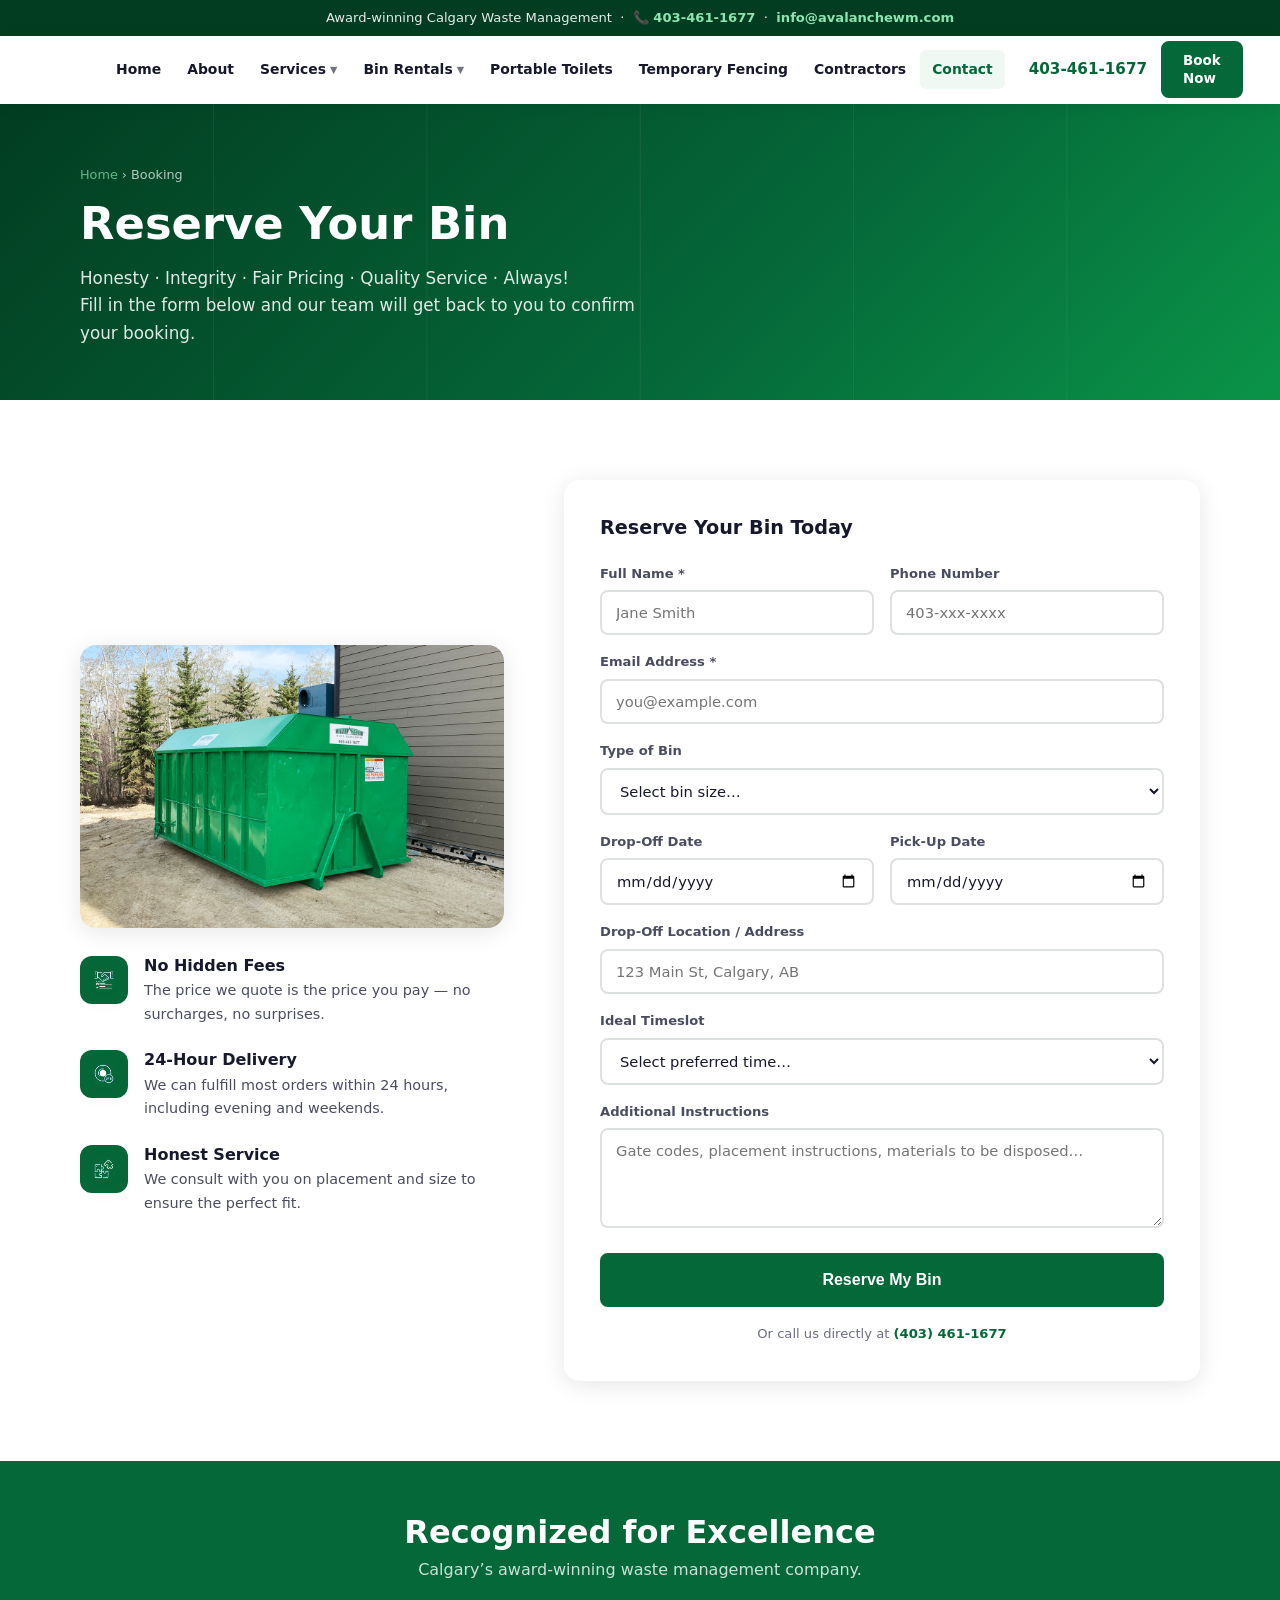
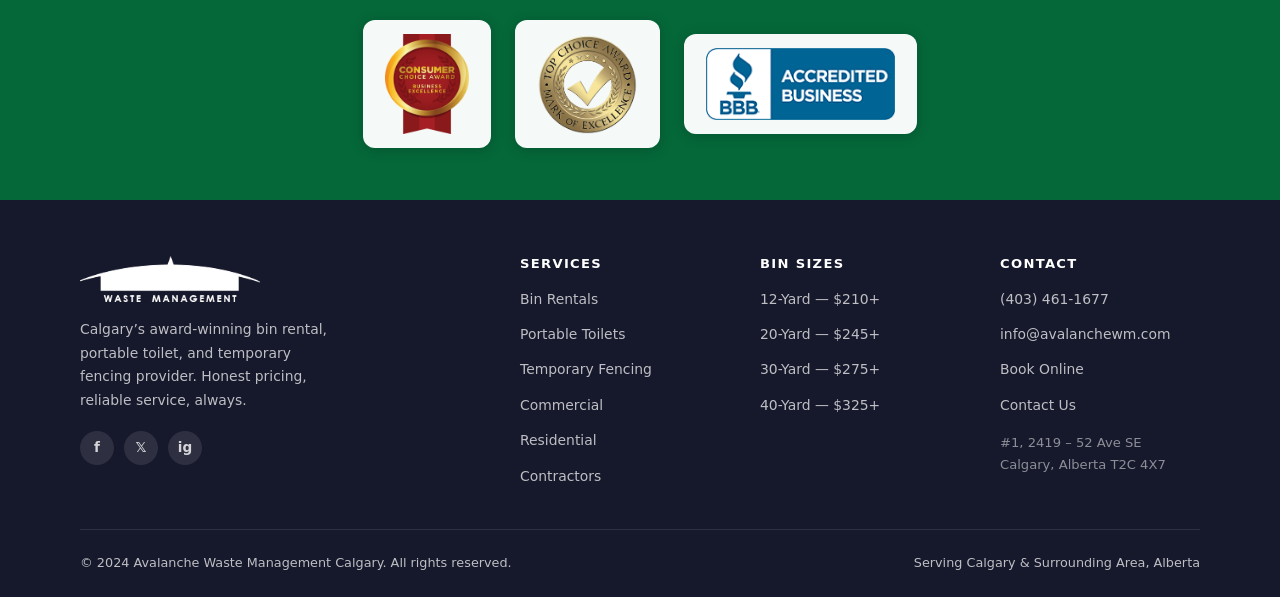
<file: booking.html>
<!DOCTYPE html>
<html lang="en">
<head>
  <meta charset="UTF-8" />
  <meta name="viewport" content="width=device-width, initial-scale=1.0" />
  <title>Booking | Avalanche Waste Management Calgary</title>
  <meta name="description" content="Reserve your bin online. Fill out our quick booking form and our team will confirm your rental. No hidden fees. Serving Calgary & surrounding area." />
  <link rel="icon" type="image/png" href="assets/logo.png" />
  <link rel="stylesheet" href="assets/style.css" />
  <meta property="og:type" content="website" />
  <meta property="og:title" content="Booking | Avalanche Waste Management Calgary" />
  <meta property="og:description" content="Reserve your bin online. Fill out our quick booking form and our team will confirm your rental. No hidden fees. Serving Calgary & surrounding area." />
  <meta property="og:image" content="assets/service-bins.jpg" />
  <meta name="twitter:card" content="summary_large_image" />
</head>
<body>

  <div class="topbar">
    Award-winning Calgary Waste Management &nbsp;&middot;&nbsp;
    <a href="tel:4034611677">&#128222; 403-461-1677</a>
    &nbsp;&middot;&nbsp;
    <a href="mailto:info@avalanchewm.com">info@avalanchewm.com</a>
  </div>

  <nav class="site-nav">
    <div class="nav-inner">
      <a class="nav-logo" href="index.html"><img src="assets/logo.png" alt="Avalanche Waste Management" /></a>
      <input type="checkbox" id="nav-toggle" />
      <label class="hamburger" for="nav-toggle"><span></span><span></span><span></span></label>
      <ul class="nav-menu">
        <li class="nav-item"><a class="nav-link" href="index.html">Home</a></li>
        <li class="nav-item"><a class="nav-link" href="about.html">About</a></li>
        <li class="nav-item dropdown">
          <a class="nav-link" href="#">Services <span class="caret">&#9660;</span></a>
          <div class="dropdown-menu">
            <a class="dropdown-item" href="commercial-services.html">Commercial Services</a>
            <a class="dropdown-item" href="residential-services.html">Residential Services</a>
          </div>
        </li>
        <li class="nav-item dropdown">
          <a class="nav-link" href="rentals.html">Bin Rentals <span class="caret">&#9660;</span></a>
          <div class="dropdown-menu">
            <a class="dropdown-item" href="rentals.html#yard40">40-Yard Bin</a>
            <a class="dropdown-item" href="rentals.html#yard30">30-Yard Bin</a>
            <a class="dropdown-item" href="rentals.html#yard20">20-Yard Bin</a>
            <a class="dropdown-item" href="rentals.html#yard12">12-Yard Bin</a>
          </div>
        </li>
        <li class="nav-item"><a class="nav-link" href="portable-toilets.html">Portable Toilets</a></li>
        <li class="nav-item"><a class="nav-link" href="temporary-fencing.html">Temporary Fencing</a></li>
        <li class="nav-item"><a class="nav-link" href="contractor.html">Contractors</a></li>
        <li class="nav-item"><a class="nav-link active" href="contact.html">Contact</a></li>
      </ul>
      <div class="nav-right">
        <a class="nav-phone" href="tel:4034611677">403-461-1677</a>
        <a class="btn btn-primary btn-sm" href="booking.html">Book Now</a>
      </div>
    </div>
  </nav>

  <!-- ── Hero ───────────────────────────────────────────── -->
  <section class="page-hero">
    <div class="container page-hero-content">
      <p class="breadcrumb"><a href="index.html">Home</a> &rsaquo; Booking</p>
      <h1>Reserve Your Bin</h1>
      <p>Honesty &middot; Integrity &middot; Fair Pricing &middot; Quality Service &middot; Always!<br/>Fill in the form below and our team will get back to you to confirm your booking.</p>
    </div>
  </section>

  <!-- ── Booking Form ────────────────────────────────────── -->
  <section class="section">
    <div class="container">
      <div class="split split-2-3">
        <div class="hide-mobile">
          <img src="assets/bin-residential-photo.jpg" alt="Bin delivery" style="max-height:500px;" loading="lazy" />
          <div class="feature-list" style="margin-top:28px;">
            <div class="feature-item">
              <div class="feature-icon"><img src="assets/icon-fair-pricing.png" alt="" /></div>
              <div class="feature-text">
                <h4>No Hidden Fees</h4>
                <p>The price we quote is the price you pay &mdash; no surcharges, no surprises.</p>
              </div>
            </div>
            <div class="feature-item">
              <div class="feature-icon"><img src="assets/icon-24hr.png" alt="" /></div>
              <div class="feature-text">
                <h4>24-Hour Delivery</h4>
                <p>We can fulfill most orders within 24 hours, including evening and weekends.</p>
              </div>
            </div>
            <div class="feature-item">
              <div class="feature-icon"><img src="assets/icon-honesty.png" alt="" /></div>
              <div class="feature-text">
                <h4>Honest Service</h4>
                <p>We consult with you on placement and size to ensure the perfect fit.</p>
              </div>
            </div>
          </div>
        </div>

        <div class="contact-form-wrap">
          <h3>Reserve Your Bin Today</h3>
          <form action="https://formsubmit.co/info@avalanchewm.com" method="POST">
            <input type="hidden" name="_subject" value="Bin Booking Request — Avalanche WM" />
            <input type="hidden" name="_captcha" value="false" />
            <div class="form-row">
              <div class="form-group">
                <label for="b-name">Full Name *</label>
                <input type="text" id="b-name" name="name" required placeholder="Jane Smith" />
              </div>
              <div class="form-group">
                <label for="b-phone">Phone Number</label>
                <input type="tel" id="b-phone" name="phone" placeholder="403-xxx-xxxx" />
              </div>
            </div>
            <div class="form-group">
              <label for="b-email">Email Address *</label>
              <input type="email" id="b-email" name="email" required placeholder="you@example.com" />
            </div>
            <div class="form-group">
              <label for="b-bin">Type of Bin</label>
              <select id="b-bin" name="bin_type">
                <option value="">Select bin size…</option>
                <option>12-Yard Bin ($210 + disposal)</option>
                <option>20-Yard Bin ($245 + disposal)</option>
                <option>30-Yard Bin ($275 + disposal)</option>
                <option>40-Yard Bin ($325 + disposal)</option>
                <option>Portable Toilet</option>
                <option>Temporary Fencing</option>
                <option>Not sure — please advise</option>
              </select>
            </div>
            <div class="form-row">
              <div class="form-group">
                <label for="b-dropoff">Drop-Off Date</label>
                <input type="date" id="b-dropoff" name="dropoff_date" />
              </div>
              <div class="form-group">
                <label for="b-pickup">Pick-Up Date</label>
                <input type="date" id="b-pickup" name="pickup_date" />
              </div>
            </div>
            <div class="form-group">
              <label for="b-location">Drop-Off Location / Address</label>
              <input type="text" id="b-location" name="location" placeholder="123 Main St, Calgary, AB" />
            </div>
            <div class="form-group">
              <label for="b-timeslot">Ideal Timeslot</label>
              <select id="b-timeslot" name="timeslot">
                <option value="">Select preferred time…</option>
                <option>Morning (8am – 12pm)</option>
                <option>Noon (12pm – 3pm)</option>
                <option>Evening (3pm – 7pm)</option>
                <option>Flexible</option>
              </select>
            </div>
            <div class="form-group">
              <label for="b-notes">Additional Instructions</label>
              <textarea id="b-notes" name="notes" placeholder="Gate codes, placement instructions, materials to be disposed…"></textarea>
            </div>
            <button type="submit" class="btn btn-primary btn-block form-submit">Reserve My Bin</button>
          </form>
          <p style="text-align:center;margin-top:16px;font-size:.82rem;color:var(--gray-lt);">Or call us directly at <a href="tel:4034611677" style="color:var(--green);font-weight:700;">(403) 461-1677</a></p>
        </div>
      </div>
    </div>
  </section>

  <!-- ── Awards ─────────────────────────────────────────── -->
  <section class="awards-bar">
    <div class="container">
      <h2>Recognized for Excellence</h2>
      <p>Calgary&rsquo;s award-winning waste management company.</p>
      <div class="awards-logos">
        <div><img src="assets/award-consumer-choice.png" alt="2020 Consumer Choice Award" /></div>
        <div><img src="assets/award-top-choice.png" alt="2018-2019 Top Choice Award" /></div>
        <div class="award-bbb"><img src="assets/bbb-logo.png" alt="BBB Accredited Business" /></div>
      </div>
    </div>
  </section>

  <!-- ── Footer ─────────────────────────────────────────── -->
  <footer class="site-footer">
    <div class="container">
      <div class="footer-grid">
        <div class="footer-brand">
          <img src="assets/logo.png" alt="Avalanche Waste Management" />
          <p>Calgary&rsquo;s award-winning bin rental, portable toilet, and temporary fencing provider. Honest pricing, reliable service, always.</p>
          <div class="footer-social">
            <a href="https://www.facebook.com/Avalanche-Waste-Management-693811640731460" target="_blank" rel="noopener" aria-label="Facebook">f</a>
            <a href="https://twitter.com/avalanche_waste" target="_blank" rel="noopener" aria-label="Twitter">&#120143;</a>
            <a href="https://instagram.com/avalanche_waste" target="_blank" rel="noopener" aria-label="Instagram">ig</a>
          </div>
        </div>
        <div class="footer-col">
          <h4>Services</h4>
          <ul>
            <li><a href="rentals.html">Bin Rentals</a></li>
            <li><a href="portable-toilets.html">Portable Toilets</a></li>
            <li><a href="temporary-fencing.html">Temporary Fencing</a></li>
            <li><a href="commercial-services.html">Commercial</a></li>
            <li><a href="residential-services.html">Residential</a></li>
            <li><a href="contractor.html">Contractors</a></li>
          </ul>
        </div>
        <div class="footer-col">
          <h4>Bin Sizes</h4>
          <ul>
            <li><a href="rentals.html#yard12">12-Yard &mdash; $210+</a></li>
            <li><a href="rentals.html#yard20">20-Yard &mdash; $245+</a></li>
            <li><a href="rentals.html#yard30">30-Yard &mdash; $275+</a></li>
            <li><a href="rentals.html#yard40">40-Yard &mdash; $325+</a></li>
          </ul>
        </div>
        <div class="footer-col">
          <h4>Contact</h4>
          <ul>
            <li><a href="tel:4034611677">(403) 461-1677</a></li>
            <li><a href="mailto:info@avalanchewm.com">info@avalanchewm.com</a></li>
            <li><a href="booking.html">Book Online</a></li>
            <li><a href="contact.html">Contact Us</a></li>
          </ul>
          <p style="font-size:.82rem;margin-top:14px;opacity:.7;">#1, 2419 &ndash; 52 Ave SE<br/>Calgary, Alberta T2C 4X7</p>
        </div>
      </div>
      <div class="footer-bottom">
        <p>&copy; 2024 Avalanche Waste Management Calgary. All rights reserved.</p>
        <p>Serving Calgary &amp; Surrounding Area, Alberta</p>
      </div>
    </div>
  </footer>

  <!-- ── Mobile nav auto-close ──────────────────────────
       The CSS-only checkbox hack keeps the menu open after
       a link tap. This script unchecks the toggle whenever
       any nav link (including dropdown items) is clicked.
  ─────────────────────────────────────────────────────── -->
  <script>
    (function () {
      var toggle = document.getElementById('nav-toggle');
      if (!toggle) return;
      document.querySelectorAll('.nav-link, .dropdown-item').forEach(function (el) {
        el.addEventListener('click', function () {
          toggle.checked = false;
        });
      });
    })();
  </script>

</body>
</html>
</file>
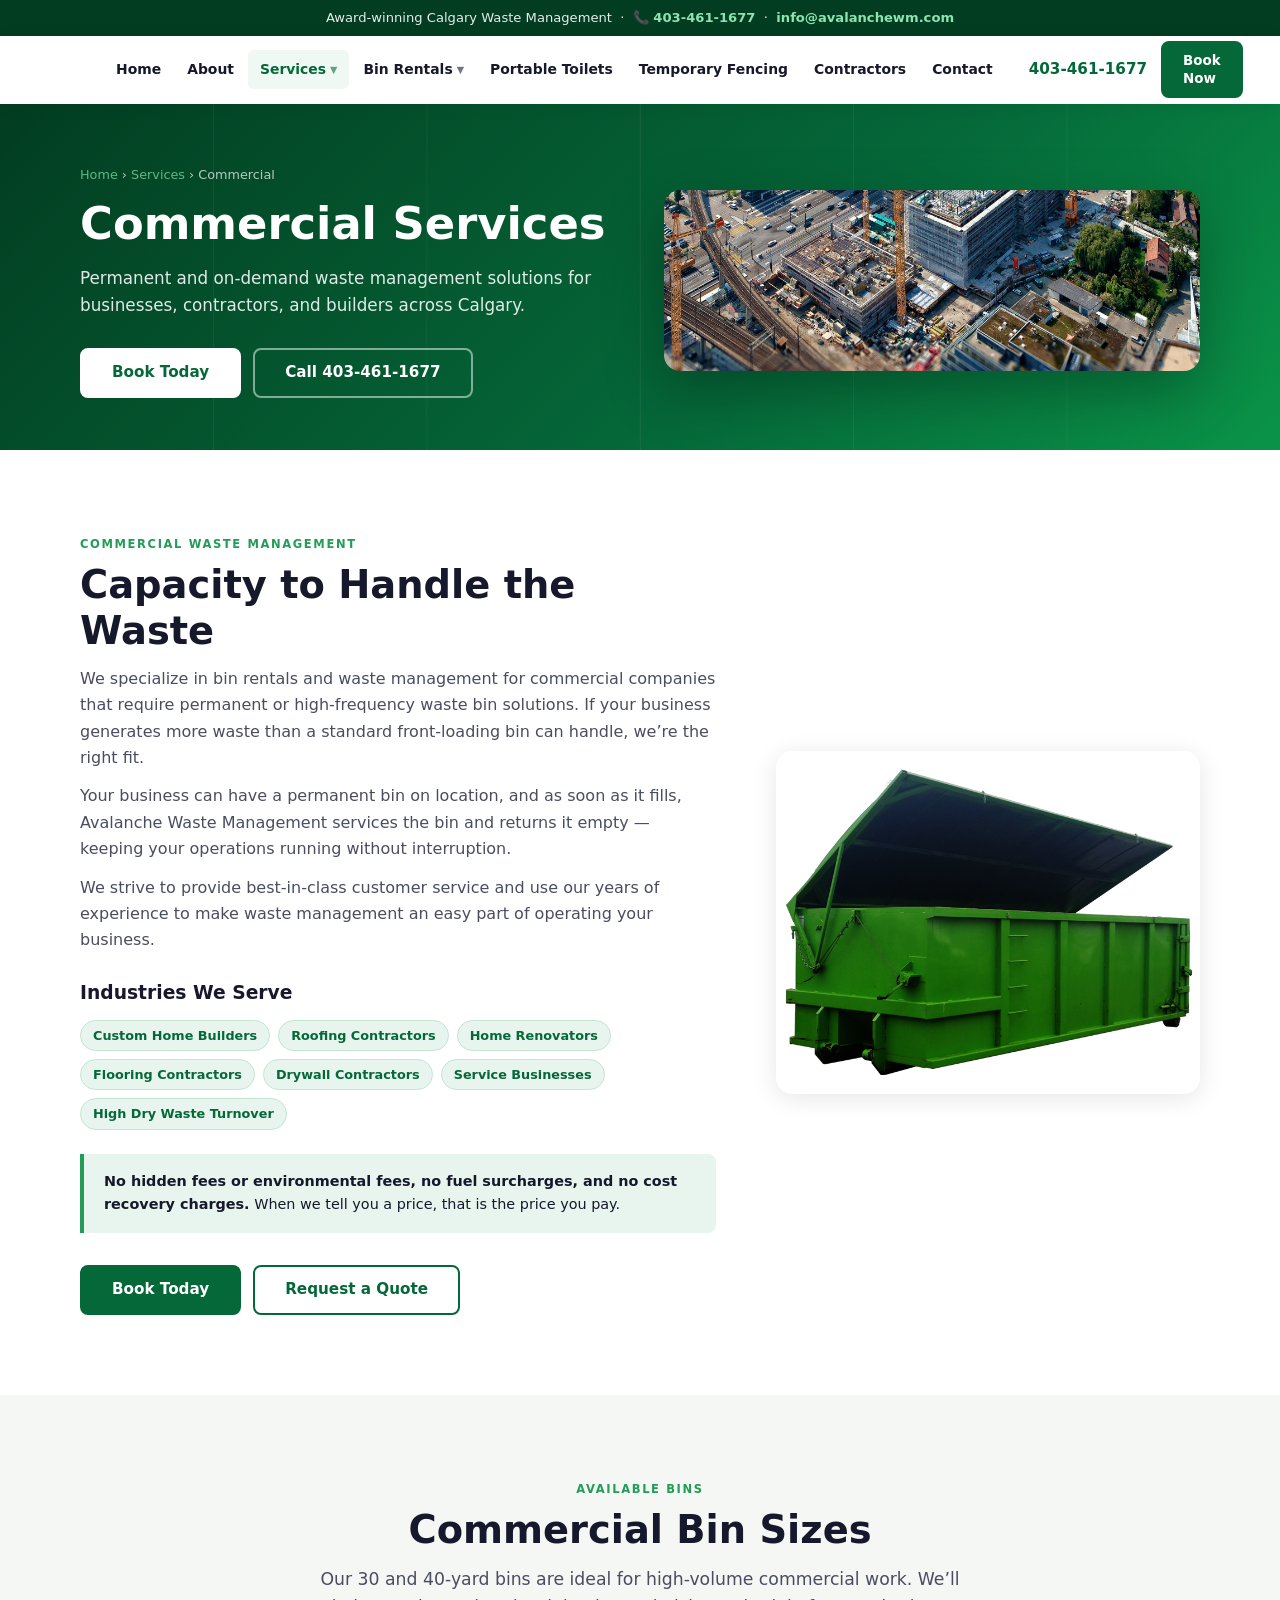
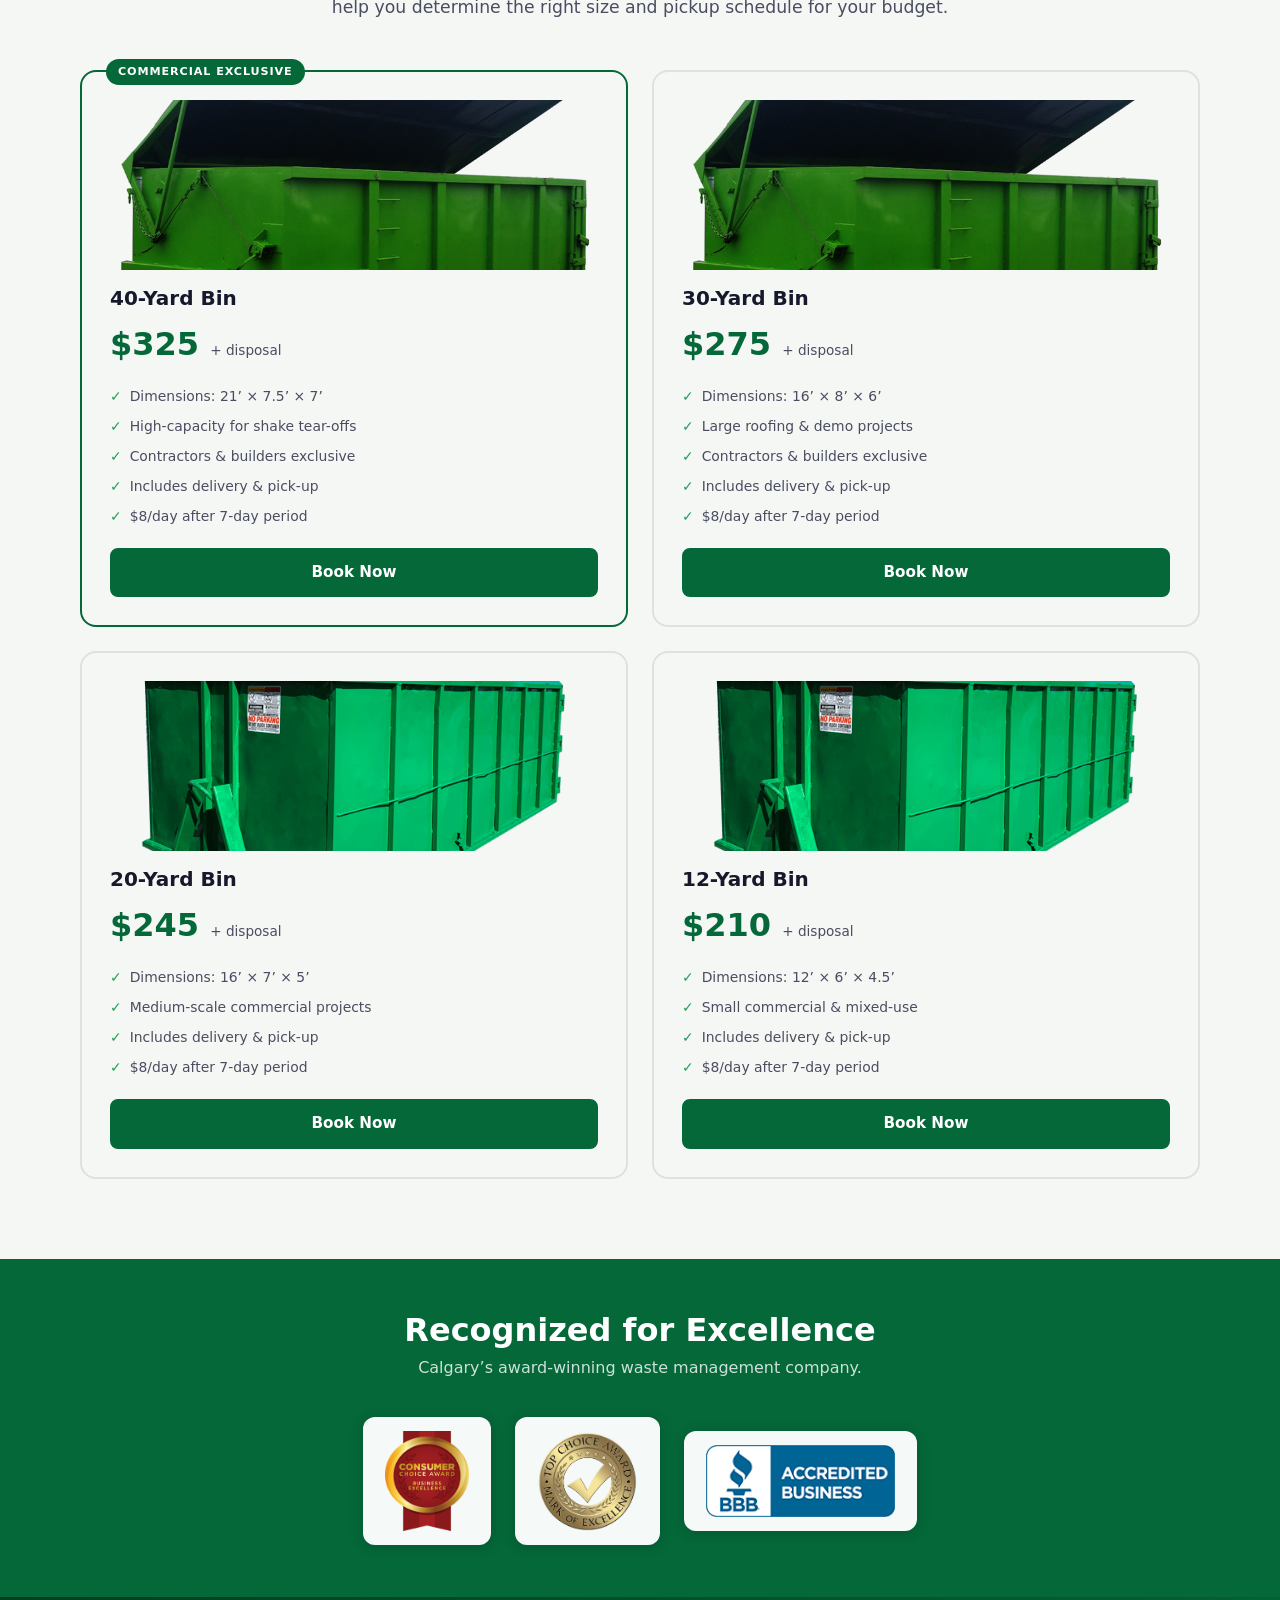
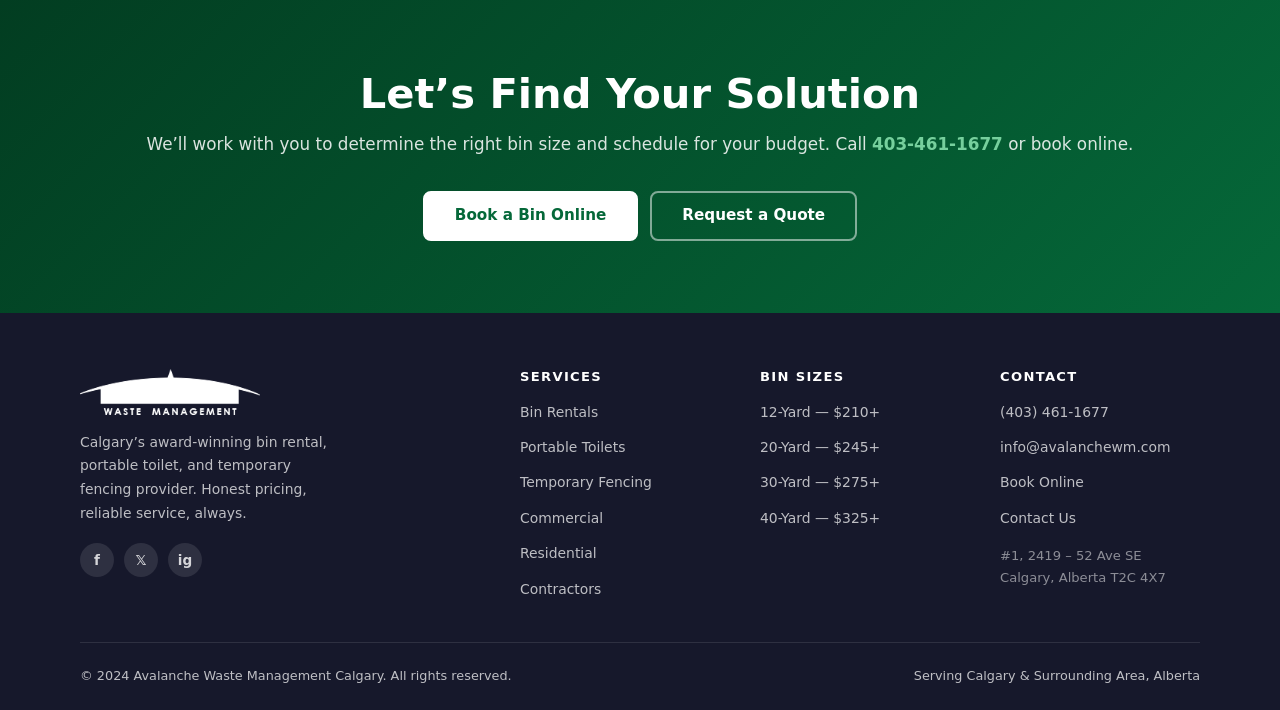
<file: commercial-services.html>
<!DOCTYPE html>
<html lang="en">
<head>
  <meta charset="UTF-8" />
  <meta name="viewport" content="width=device-width, initial-scale=1.0" />
  <title>Commercial Services | Avalanche Waste Management Calgary</title>
  <meta name="description" content="Avalanche WM specializes in commercial bin rentals and waste management for contractors, builders, roofers, and businesses. No hidden fees. Call 403-461-1677." />
  <link rel="icon" type="image/png" href="assets/logo.png" />
  <link rel="stylesheet" href="assets/style.css" />
  <meta property="og:type" content="website" />
  <meta property="og:title" content="Commercial Services | Avalanche Waste Management Calgary" />
  <meta property="og:description" content="Avalanche WM specializes in commercial bin rentals and waste management for contractors, builders, roofers, and businesses. No hidden fees. Call 403-461-1677." />
  <meta property="og:image" content="assets/commercial-banner.jpg" />
  <meta name="twitter:card" content="summary_large_image" />
</head>
<body>

  <div class="topbar">
    Award-winning Calgary Waste Management &nbsp;&middot;&nbsp;
    <a href="tel:4034611677">&#128222; 403-461-1677</a>
    &nbsp;&middot;&nbsp;
    <a href="mailto:info@avalanchewm.com">info@avalanchewm.com</a>
  </div>

  <nav class="site-nav">
    <div class="nav-inner">
      <a class="nav-logo" href="index.html"><img src="assets/logo.png" alt="Avalanche Waste Management" /></a>
      <input type="checkbox" id="nav-toggle" />
      <label class="hamburger" for="nav-toggle"><span></span><span></span><span></span></label>
      <ul class="nav-menu">
        <li class="nav-item"><a class="nav-link" href="index.html">Home</a></li>
        <li class="nav-item"><a class="nav-link" href="about.html">About</a></li>
        <li class="nav-item dropdown">
          <a class="nav-link active" href="#">Services <span class="caret">&#9660;</span></a>
          <div class="dropdown-menu">
            <a class="dropdown-item" href="commercial-services.html">Commercial Services</a>
            <a class="dropdown-item" href="residential-services.html">Residential Services</a>
          </div>
        </li>
        <li class="nav-item dropdown">
          <a class="nav-link" href="rentals.html">Bin Rentals <span class="caret">&#9660;</span></a>
          <div class="dropdown-menu">
            <a class="dropdown-item" href="rentals.html#yard40">40-Yard Bin</a>
            <a class="dropdown-item" href="rentals.html#yard30">30-Yard Bin</a>
            <a class="dropdown-item" href="rentals.html#yard20">20-Yard Bin</a>
            <a class="dropdown-item" href="rentals.html#yard12">12-Yard Bin</a>
          </div>
        </li>
        <li class="nav-item"><a class="nav-link" href="portable-toilets.html">Portable Toilets</a></li>
        <li class="nav-item"><a class="nav-link" href="temporary-fencing.html">Temporary Fencing</a></li>
        <li class="nav-item"><a class="nav-link" href="contractor.html">Contractors</a></li>
        <li class="nav-item"><a class="nav-link" href="contact.html">Contact</a></li>
      </ul>
      <div class="nav-right">
        <a class="nav-phone" href="tel:4034611677">403-461-1677</a>
        <a class="btn btn-primary btn-sm" href="booking.html">Book Now</a>
      </div>
    </div>
  </nav>

  <!-- ── Hero ───────────────────────────────────────────── -->
  <section class="page-hero">
    <div class="container">
      <div class="page-hero-content page-hero-photo">
        <div>
          <p class="breadcrumb"><a href="index.html">Home</a> &rsaquo; <a href="#">Services</a> &rsaquo; Commercial</p>
          <h1>Commercial Services</h1>
          <p>Permanent and on-demand waste management solutions for businesses, contractors, and builders across Calgary.</p>
          <div class="btn-group">
            <a class="btn btn-white" href="booking.html">Book Today</a>
            <a class="btn btn-ghost" href="tel:4034611677">Call 403-461-1677</a>
          </div>
        </div>
        <div>
          <img src="assets/commercial-banner.jpg" alt="Commercial bin rental Calgary" loading="eager" />
        </div>
      </div>
    </div>
  </section>

  <!-- ── Overview ───────────────────────────────────────── -->
  <section class="section">
    <div class="container">
      <div class="split split-3-2">
        <div>
          <span class="label">Commercial Waste Management</span>
          <h2 class="h2">Capacity to Handle the Waste</h2>
          <p style="color:var(--gray);margin-top:12px;">We specialize in bin rentals and waste management for commercial companies that require permanent or high-frequency waste bin solutions. If your business generates more waste than a standard front-loading bin can handle, we&rsquo;re the right fit.</p>
          <p style="color:var(--gray);margin-top:12px;">Your business can have a permanent bin on location, and as soon as it fills, Avalanche Waste Management services the bin and returns it empty &mdash; keeping your operations running without interruption.</p>
          <p style="color:var(--gray);margin-top:12px;">We strive to provide best-in-class customer service and use our years of experience to make waste management an easy part of operating your business.</p>

          <h3 style="margin-top:28px;margin-bottom:14px;">Industries We Serve</h3>
          <div class="tag-list">
            <span class="tag">Custom Home Builders</span>
            <span class="tag">Roofing Contractors</span>
            <span class="tag">Home Renovators</span>
            <span class="tag">Flooring Contractors</span>
            <span class="tag">Drywall Contractors</span>
            <span class="tag">Service Businesses</span>
            <span class="tag">High Dry Waste Turnover</span>
          </div>

          <div class="notice mt-24">
            <strong>No hidden fees or environmental fees, no fuel surcharges, and no cost recovery charges.</strong> When we tell you a price, that is the price you pay.
          </div>

          <div class="btn-group mt-32">
            <a class="btn btn-primary" href="booking.html">Book Today</a>
            <a class="btn btn-outline" href="contact.html">Request a Quote</a>
          </div>
        </div>
        <div class="hide-mobile">
          <img src="assets/bin-commercial.png" alt="Commercial bin" style="max-height:480px;" loading="lazy" />
        </div>
      </div>
    </div>
  </section>

  <!-- ── Bin Sizes ───────────────────────────────────────── -->
  <section class="section bg-light">
    <div class="container">
      <div class="text-center mb-48">
        <span class="label">Available Bins</span>
        <h2 class="h2">Commercial Bin Sizes</h2>
        <p class="lead mx-auto">Our 30 and 40-yard bins are ideal for high-volume commercial work. We&rsquo;ll help you determine the right size and pickup schedule for your budget.</p>
      </div>
      <div class="pricing-grid">
        <div class="pricing-card featured" id="yard40">
          <div class="badge">Commercial Exclusive</div>
          <img src="assets/bin-commercial.png" alt="40-yard bin" loading="lazy" />
          <h3>40-Yard Bin</h3>
          <div class="price">$325 <small>+ disposal</small></div>
          <ul class="spec-list">
            <li>Dimensions: 21&rsquo; &times; 7.5&rsquo; &times; 7&rsquo;</li>
            <li>High-capacity for shake tear-offs</li>
            <li>Contractors &amp; builders exclusive</li>
            <li>Includes delivery &amp; pick-up</li>
            <li>$8/day after 7-day period</li>
          </ul>
          <a class="btn btn-primary btn-block" href="booking.html">Book Now</a>
        </div>
        <div class="pricing-card" id="yard30">
          <img src="assets/bin-commercial.png" alt="30-yard bin" loading="lazy" />
          <h3>30-Yard Bin</h3>
          <div class="price">$275 <small>+ disposal</small></div>
          <ul class="spec-list">
            <li>Dimensions: 16&rsquo; &times; 8&rsquo; &times; 6&rsquo;</li>
            <li>Large roofing &amp; demo projects</li>
            <li>Contractors &amp; builders exclusive</li>
            <li>Includes delivery &amp; pick-up</li>
            <li>$8/day after 7-day period</li>
          </ul>
          <a class="btn btn-primary btn-block" href="booking.html">Book Now</a>
        </div>
        <div class="pricing-card">
          <img src="assets/bin-residential.png" alt="20-yard bin" loading="lazy" />
          <h3>20-Yard Bin</h3>
          <div class="price">$245 <small>+ disposal</small></div>
          <ul class="spec-list">
            <li>Dimensions: 16&rsquo; &times; 7&rsquo; &times; 5&rsquo;</li>
            <li>Medium-scale commercial projects</li>
            <li>Includes delivery &amp; pick-up</li>
            <li>$8/day after 7-day period</li>
          </ul>
          <a class="btn btn-primary btn-block" href="booking.html">Book Now</a>
        </div>
        <div class="pricing-card">
          <img src="assets/bin-residential.png" alt="12-yard bin" loading="lazy" />
          <h3>12-Yard Bin</h3>
          <div class="price">$210 <small>+ disposal</small></div>
          <ul class="spec-list">
            <li>Dimensions: 12&rsquo; &times; 6&rsquo; &times; 4.5&rsquo;</li>
            <li>Small commercial &amp; mixed-use</li>
            <li>Includes delivery &amp; pick-up</li>
            <li>$8/day after 7-day period</li>
          </ul>
          <a class="btn btn-primary btn-block" href="booking.html">Book Now</a>
        </div>
      </div>
    </div>
  </section>

  <!-- ── Awards ─────────────────────────────────────────── -->
  <section class="awards-bar">
    <div class="container">
      <h2>Recognized for Excellence</h2>
      <p>Calgary&rsquo;s award-winning waste management company.</p>
      <div class="awards-logos">
        <div><img src="assets/award-consumer-choice.png" alt="2020 Consumer Choice Award" /></div>
        <div><img src="assets/award-top-choice.png" alt="2018-2019 Top Choice Award" /></div>
        <div class="award-bbb"><img src="assets/bbb-logo.png" alt="BBB Accredited Business" /></div>
      </div>
    </div>
  </section>

  <!-- ── CTA ────────────────────────────────────────────── -->
  <section class="cta-banner">
    <h2>Let&rsquo;s Find Your Solution</h2>
    <p>We&rsquo;ll work with you to determine the right bin size and schedule for your budget. Call <a href="tel:4034611677" style="color:#8be5b0;font-weight:700;">403-461-1677</a> or book online.</p>
    <div class="btn-group" style="justify-content:center;">
      <a class="btn btn-white" href="booking.html">Book a Bin Online</a>
      <a class="btn btn-ghost" href="contact.html">Request a Quote</a>
    </div>
  </section>

  <!-- ── Footer ─────────────────────────────────────────── -->
  <footer class="site-footer">
    <div class="container">
      <div class="footer-grid">
        <div class="footer-brand">
          <img src="assets/logo.png" alt="Avalanche Waste Management" />
          <p>Calgary&rsquo;s award-winning bin rental, portable toilet, and temporary fencing provider. Honest pricing, reliable service, always.</p>
          <div class="footer-social">
            <a href="https://www.facebook.com/Avalanche-Waste-Management-693811640731460" target="_blank" rel="noopener" aria-label="Facebook">f</a>
            <a href="https://twitter.com/avalanche_waste" target="_blank" rel="noopener" aria-label="Twitter">&#120143;</a>
            <a href="https://instagram.com/avalanche_waste" target="_blank" rel="noopener" aria-label="Instagram">ig</a>
          </div>
        </div>
        <div class="footer-col">
          <h4>Services</h4>
          <ul>
            <li><a href="rentals.html">Bin Rentals</a></li>
            <li><a href="portable-toilets.html">Portable Toilets</a></li>
            <li><a href="temporary-fencing.html">Temporary Fencing</a></li>
            <li><a href="commercial-services.html">Commercial</a></li>
            <li><a href="residential-services.html">Residential</a></li>
            <li><a href="contractor.html">Contractors</a></li>
          </ul>
        </div>
        <div class="footer-col">
          <h4>Bin Sizes</h4>
          <ul>
            <li><a href="rentals.html#yard12">12-Yard &mdash; $210+</a></li>
            <li><a href="rentals.html#yard20">20-Yard &mdash; $245+</a></li>
            <li><a href="rentals.html#yard30">30-Yard &mdash; $275+</a></li>
            <li><a href="rentals.html#yard40">40-Yard &mdash; $325+</a></li>
          </ul>
        </div>
        <div class="footer-col">
          <h4>Contact</h4>
          <ul>
            <li><a href="tel:4034611677">(403) 461-1677</a></li>
            <li><a href="mailto:info@avalanchewm.com">info@avalanchewm.com</a></li>
            <li><a href="booking.html">Book Online</a></li>
            <li><a href="contact.html">Contact Us</a></li>
          </ul>
          <p style="font-size:.82rem;margin-top:14px;opacity:.7;">#1, 2419 &ndash; 52 Ave SE<br/>Calgary, Alberta T2C 4X7</p>
        </div>
      </div>
      <div class="footer-bottom">
        <p>&copy; 2024 Avalanche Waste Management Calgary. All rights reserved.</p>
        <p>Serving Calgary &amp; Surrounding Area, Alberta</p>
      </div>
    </div>
  </footer>

  <!-- ── Mobile nav auto-close ──────────────────────────
       The CSS-only checkbox hack keeps the menu open after
       a link tap. This script unchecks the toggle whenever
       any nav link (including dropdown items) is clicked.
  ─────────────────────────────────────────────────────── -->
  <script>
    (function () {
      var toggle = document.getElementById('nav-toggle');
      if (!toggle) return;
      document.querySelectorAll('.nav-link, .dropdown-item').forEach(function (el) {
        el.addEventListener('click', function () {
          toggle.checked = false;
        });
      });
    })();
  </script>

</body>
</html>
</file>
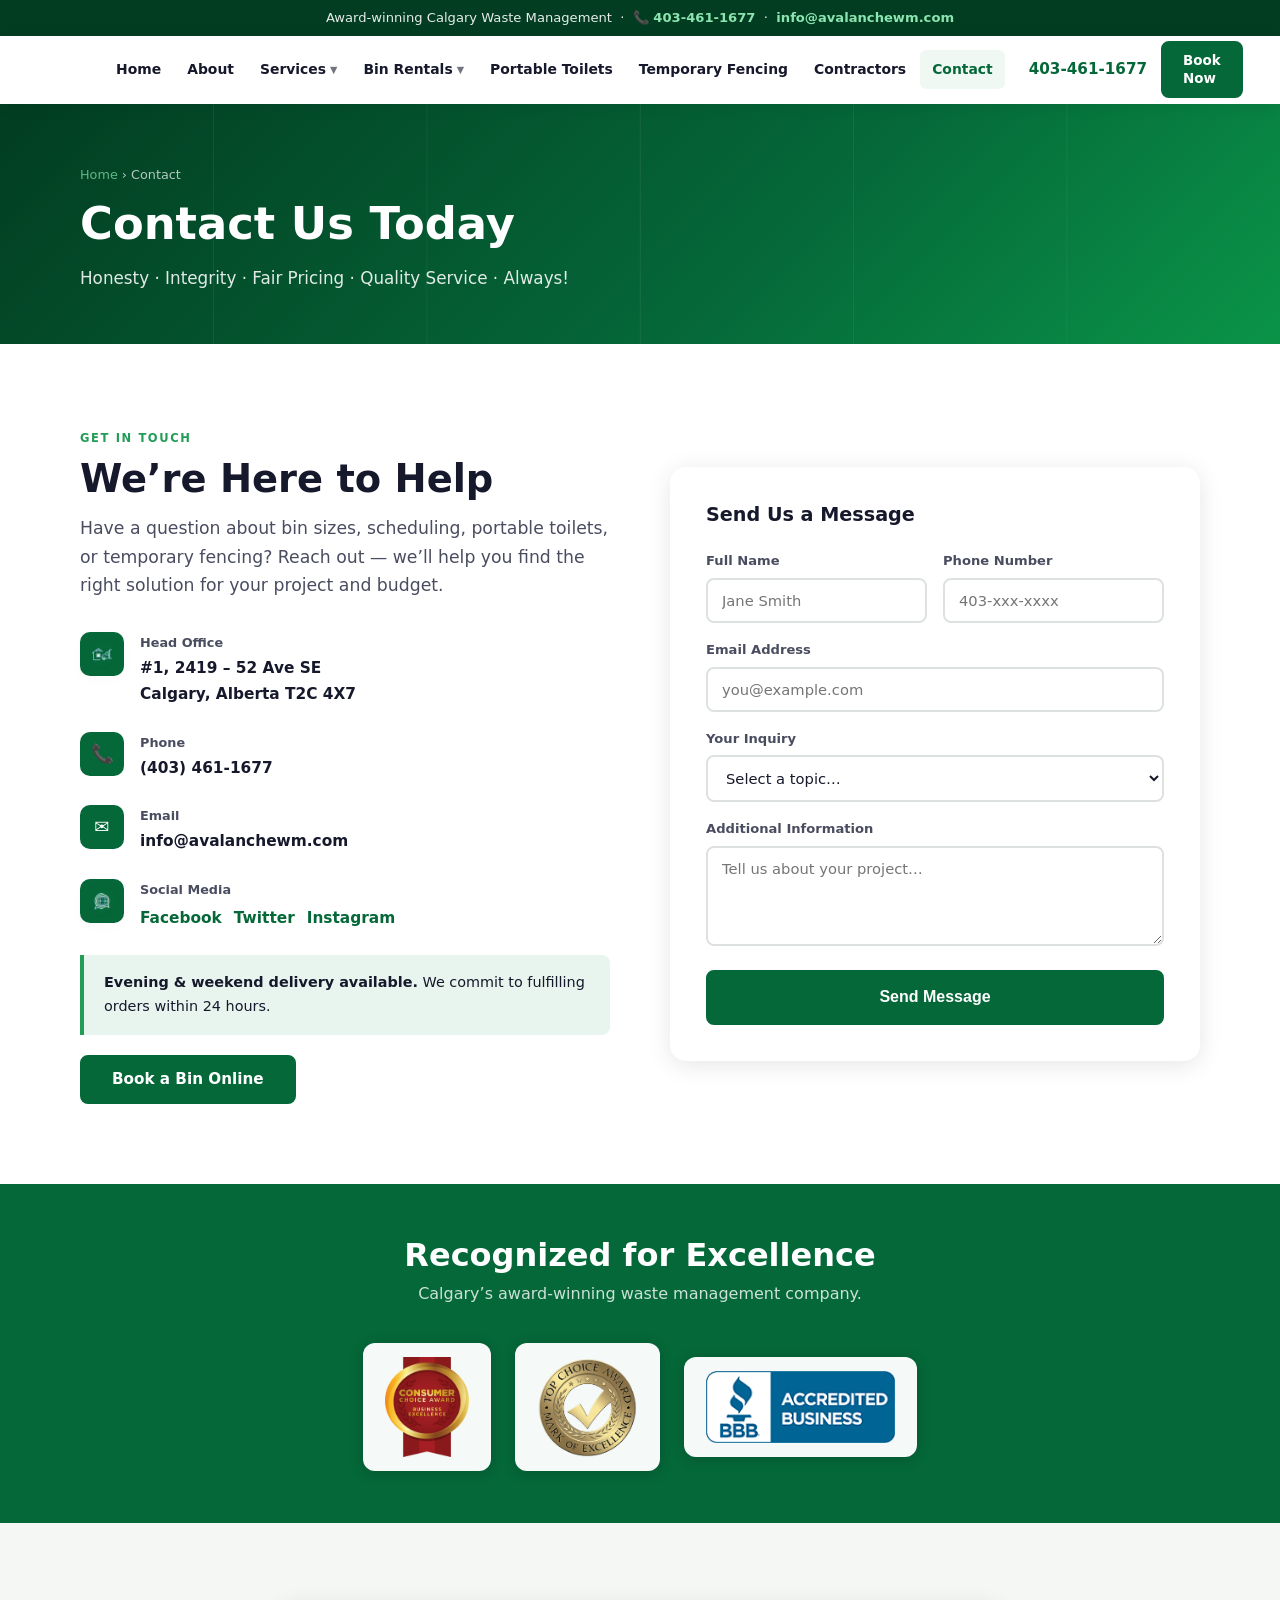
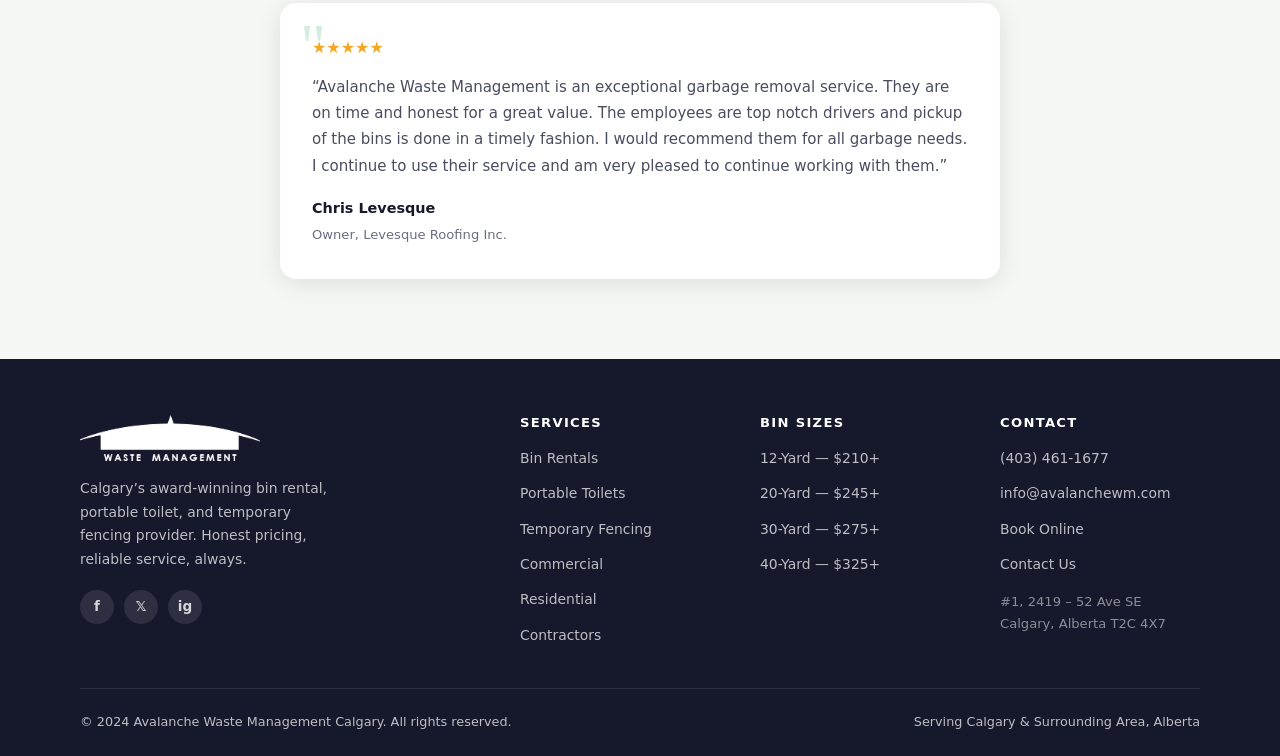
<file: contact.html>
<!DOCTYPE html>
<html lang="en">
<head>
  <meta charset="UTF-8" />
  <meta name="viewport" content="width=device-width, initial-scale=1.0" />
  <title>Contact | Avalanche Waste Management Calgary</title>
  <meta name="description" content="Contact Avalanche Waste Management Calgary. Phone: 403-461-1677. Email: info@avalanchewm.com. Address: #1, 2419-52 Ave SE, Calgary, AB T2C 4X7." />
  <link rel="icon" type="image/png" href="assets/logo.png" />
  <link rel="stylesheet" href="assets/style.css" />
  <meta property="og:type" content="website" />
  <meta property="og:title" content="Contact | Avalanche Waste Management Calgary" />
  <meta property="og:description" content="Contact Avalanche Waste Management Calgary. Phone: 403-461-1677. Email: info@avalanchewm.com. Address: #1, 2419-52 Ave SE, Calgary, AB T2C 4X7." />
  <meta property="og:image" content="assets/logo.png" />
  <meta name="twitter:card" content="summary_large_image" />
</head>
<body>

  <div class="topbar">
    Award-winning Calgary Waste Management &nbsp;&middot;&nbsp;
    <a href="tel:4034611677">&#128222; 403-461-1677</a>
    &nbsp;&middot;&nbsp;
    <a href="mailto:info@avalanchewm.com">info@avalanchewm.com</a>
  </div>

  <nav class="site-nav">
    <div class="nav-inner">
      <a class="nav-logo" href="index.html"><img src="assets/logo.png" alt="Avalanche Waste Management" /></a>
      <input type="checkbox" id="nav-toggle" />
      <label class="hamburger" for="nav-toggle"><span></span><span></span><span></span></label>
      <ul class="nav-menu">
        <li class="nav-item"><a class="nav-link" href="index.html">Home</a></li>
        <li class="nav-item"><a class="nav-link" href="about.html">About</a></li>
        <li class="nav-item dropdown">
          <a class="nav-link" href="#">Services <span class="caret">&#9660;</span></a>
          <div class="dropdown-menu">
            <a class="dropdown-item" href="commercial-services.html">Commercial Services</a>
            <a class="dropdown-item" href="residential-services.html">Residential Services</a>
          </div>
        </li>
        <li class="nav-item dropdown">
          <a class="nav-link" href="rentals.html">Bin Rentals <span class="caret">&#9660;</span></a>
          <div class="dropdown-menu">
            <a class="dropdown-item" href="rentals.html#yard40">40-Yard Bin</a>
            <a class="dropdown-item" href="rentals.html#yard30">30-Yard Bin</a>
            <a class="dropdown-item" href="rentals.html#yard20">20-Yard Bin</a>
            <a class="dropdown-item" href="rentals.html#yard12">12-Yard Bin</a>
          </div>
        </li>
        <li class="nav-item"><a class="nav-link" href="portable-toilets.html">Portable Toilets</a></li>
        <li class="nav-item"><a class="nav-link" href="temporary-fencing.html">Temporary Fencing</a></li>
        <li class="nav-item"><a class="nav-link" href="contractor.html">Contractors</a></li>
        <li class="nav-item"><a class="nav-link active" href="contact.html">Contact</a></li>
      </ul>
      <div class="nav-right">
        <a class="nav-phone" href="tel:4034611677">403-461-1677</a>
        <a class="btn btn-primary btn-sm" href="booking.html">Book Now</a>
      </div>
    </div>
  </nav>

  <!-- ── Hero ───────────────────────────────────────────── -->
  <section class="page-hero">
    <div class="container page-hero-content">
      <p class="breadcrumb"><a href="index.html">Home</a> &rsaquo; Contact</p>
      <h1>Contact Us Today</h1>
      <p>Honesty &middot; Integrity &middot; Fair Pricing &middot; Quality Service &middot; Always!</p>
    </div>
  </section>

  <!-- ── Contact Content ────────────────────────────────── -->
  <section class="section">
    <div class="container">
      <div class="split">
        <div>
          <span class="label">Get In Touch</span>
          <h2 class="h2">We&rsquo;re Here to Help</h2>
          <p class="lead" style="max-width:100%;margin-top:12px;">Have a question about bin sizes, scheduling, portable toilets, or temporary fencing? Reach out &mdash; we&rsquo;ll help you find the right solution for your project and budget.</p>

          <div style="margin-top:32px;">
            <div class="contact-detail">
              <div class="contact-icon"><img src="assets/icon-office.png" alt="" /></div>
              <div class="contact-detail-body">
                <strong>Head Office</strong>
                <span>#1, 2419 &ndash; 52 Ave SE<br/>Calgary, Alberta T2C 4X7</span>
              </div>
            </div>
            <div class="contact-detail">
              <div class="contact-icon">&#128222;</div>
              <div class="contact-detail-body">
                <strong>Phone</strong>
                <a href="tel:4034611677">(403) 461-1677</a>
              </div>
            </div>
            <div class="contact-detail">
              <div class="contact-icon">&#9993;</div>
              <div class="contact-detail-body">
                <strong>Email</strong>
                <a href="mailto:info@avalanchewm.com">info@avalanchewm.com</a>
              </div>
            </div>
            <div class="contact-detail">
              <div class="contact-icon"><img src="assets/icon-social.png" alt="" /></div>
              <div class="contact-detail-body">
                <strong>Social Media</strong>
                <div style="display:flex;gap:12px;margin-top:6px;">
                  <a href="https://www.facebook.com/Avalanche-Waste-Management-693811640731460" target="_blank" rel="noopener" style="color:var(--green);font-weight:700;">Facebook</a>
                  <a href="https://twitter.com/avalanche_waste" target="_blank" rel="noopener" style="color:var(--green);font-weight:700;">Twitter</a>
                  <a href="https://instagram.com/avalanche_waste" target="_blank" rel="noopener" style="color:var(--green);font-weight:700;">Instagram</a>
                </div>
              </div>
            </div>
          </div>

          <div class="notice mt-24">
            <strong>Evening &amp; weekend delivery available.</strong> We commit to fulfilling orders within 24 hours.
          </div>

          <div class="btn-group mt-28">
            <a class="btn btn-primary" href="booking.html">Book a Bin Online</a>
          </div>
        </div>

        <div class="contact-form-wrap">
          <h3>Send Us a Message</h3>
          <form action="https://formsubmit.co/info@avalanchewm.com" method="POST">
            <input type="hidden" name="_subject" value="Contact Form Submission — Avalanche WM" />
            <input type="hidden" name="_captcha" value="false" />
            <div class="form-row">
              <div class="form-group">
                <label for="ct-name">Full Name</label>
                <input type="text" id="ct-name" name="name" required placeholder="Jane Smith" />
              </div>
              <div class="form-group">
                <label for="ct-phone">Phone Number</label>
                <input type="tel" id="ct-phone" name="phone" placeholder="403-xxx-xxxx" />
              </div>
            </div>
            <div class="form-group">
              <label for="ct-email">Email Address</label>
              <input type="email" id="ct-email" name="email" required placeholder="you@example.com" />
            </div>
            <div class="form-group">
              <label for="ct-inquiry">Your Inquiry</label>
              <select id="ct-inquiry" name="inquiry">
                <option value="">Select a topic…</option>
                <option>Bins &amp; Dump Trailers</option>
                <option>Temporary Fencing</option>
                <option>Portable Toilets</option>
                <option>Other</option>
              </select>
            </div>
            <div class="form-group">
              <label for="ct-message">Additional Information</label>
              <textarea id="ct-message" name="message" placeholder="Tell us about your project…"></textarea>
            </div>
            <button type="submit" class="btn btn-primary btn-block form-submit">Send Message</button>
          </form>
        </div>
      </div>
    </div>
  </section>

  <!-- ── Awards ─────────────────────────────────────────── -->
  <section class="awards-bar">
    <div class="container">
      <h2>Recognized for Excellence</h2>
      <p>Calgary&rsquo;s award-winning waste management company.</p>
      <div class="awards-logos">
        <div><img src="assets/award-consumer-choice.png" alt="2020 Consumer Choice Award" /></div>
        <div><img src="assets/award-top-choice.png" alt="2018-2019 Top Choice Award" /></div>
        <div class="award-bbb"><img src="assets/bbb-logo.png" alt="BBB Accredited Business" /></div>
      </div>
    </div>
  </section>

  <!-- ── Testimonial ────────────────────────────────────── -->
  <section class="section bg-light">
    <div class="container" style="max-width:760px;">
      <div class="testimonial-block">
        <div class="testimonial-stars">&#9733;&#9733;&#9733;&#9733;&#9733;</div>
        <p class="testimonial-text">&ldquo;Avalanche Waste Management is an exceptional garbage removal service. They are on time and honest for a great value. The employees are top notch drivers and pickup of the bins is done in a timely fashion. I would recommend them for all garbage needs. I continue to use their service and am very pleased to continue working with them.&rdquo;</p>
        <div class="testimonial-author"><strong>Chris Levesque</strong><span>Owner, Levesque Roofing Inc.</span></div>
      </div>
    </div>
  </section>

  <!-- ── Footer ─────────────────────────────────────────── -->
  <footer class="site-footer">
    <div class="container">
      <div class="footer-grid">
        <div class="footer-brand">
          <img src="assets/logo.png" alt="Avalanche Waste Management" />
          <p>Calgary&rsquo;s award-winning bin rental, portable toilet, and temporary fencing provider. Honest pricing, reliable service, always.</p>
          <div class="footer-social">
            <a href="https://www.facebook.com/Avalanche-Waste-Management-693811640731460" target="_blank" rel="noopener" aria-label="Facebook">f</a>
            <a href="https://twitter.com/avalanche_waste" target="_blank" rel="noopener" aria-label="Twitter">&#120143;</a>
            <a href="https://instagram.com/avalanche_waste" target="_blank" rel="noopener" aria-label="Instagram">ig</a>
          </div>
        </div>
        <div class="footer-col">
          <h4>Services</h4>
          <ul>
            <li><a href="rentals.html">Bin Rentals</a></li>
            <li><a href="portable-toilets.html">Portable Toilets</a></li>
            <li><a href="temporary-fencing.html">Temporary Fencing</a></li>
            <li><a href="commercial-services.html">Commercial</a></li>
            <li><a href="residential-services.html">Residential</a></li>
            <li><a href="contractor.html">Contractors</a></li>
          </ul>
        </div>
        <div class="footer-col">
          <h4>Bin Sizes</h4>
          <ul>
            <li><a href="rentals.html#yard12">12-Yard &mdash; $210+</a></li>
            <li><a href="rentals.html#yard20">20-Yard &mdash; $245+</a></li>
            <li><a href="rentals.html#yard30">30-Yard &mdash; $275+</a></li>
            <li><a href="rentals.html#yard40">40-Yard &mdash; $325+</a></li>
          </ul>
        </div>
        <div class="footer-col">
          <h4>Contact</h4>
          <ul>
            <li><a href="tel:4034611677">(403) 461-1677</a></li>
            <li><a href="mailto:info@avalanchewm.com">info@avalanchewm.com</a></li>
            <li><a href="booking.html">Book Online</a></li>
            <li><a href="contact.html">Contact Us</a></li>
          </ul>
          <p style="font-size:.82rem;margin-top:14px;opacity:.7;">#1, 2419 &ndash; 52 Ave SE<br/>Calgary, Alberta T2C 4X7</p>
        </div>
      </div>
      <div class="footer-bottom">
        <p>&copy; 2024 Avalanche Waste Management Calgary. All rights reserved.</p>
        <p>Serving Calgary &amp; Surrounding Area, Alberta</p>
      </div>
    </div>
  </footer>

  <!-- ── Mobile nav auto-close ──────────────────────────
       The CSS-only checkbox hack keeps the menu open after
       a link tap. This script unchecks the toggle whenever
       any nav link (including dropdown items) is clicked.
  ─────────────────────────────────────────────────────── -->
  <script>
    (function () {
      var toggle = document.getElementById('nav-toggle');
      if (!toggle) return;
      document.querySelectorAll('.nav-link, .dropdown-item').forEach(function (el) {
        el.addEventListener('click', function () {
          toggle.checked = false;
        });
      });
    })();
  </script>

</body>
</html>
</file>
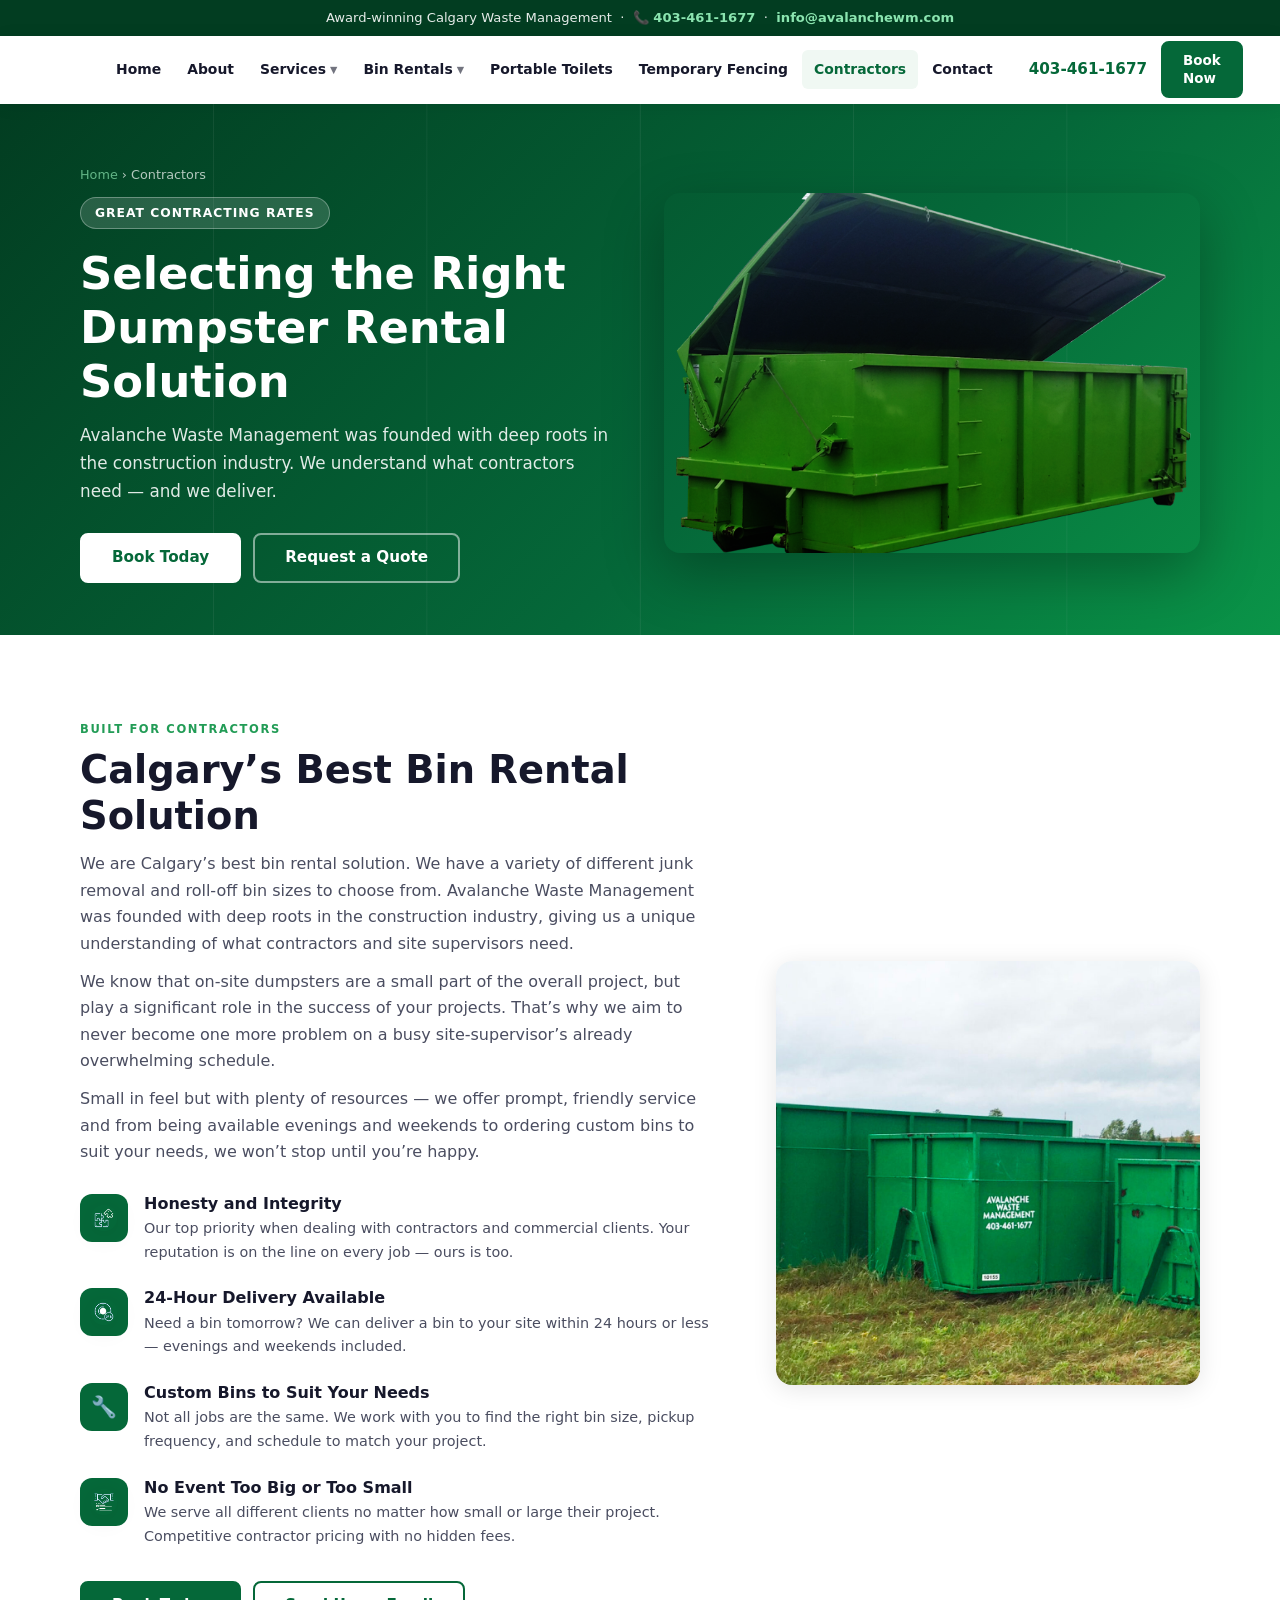
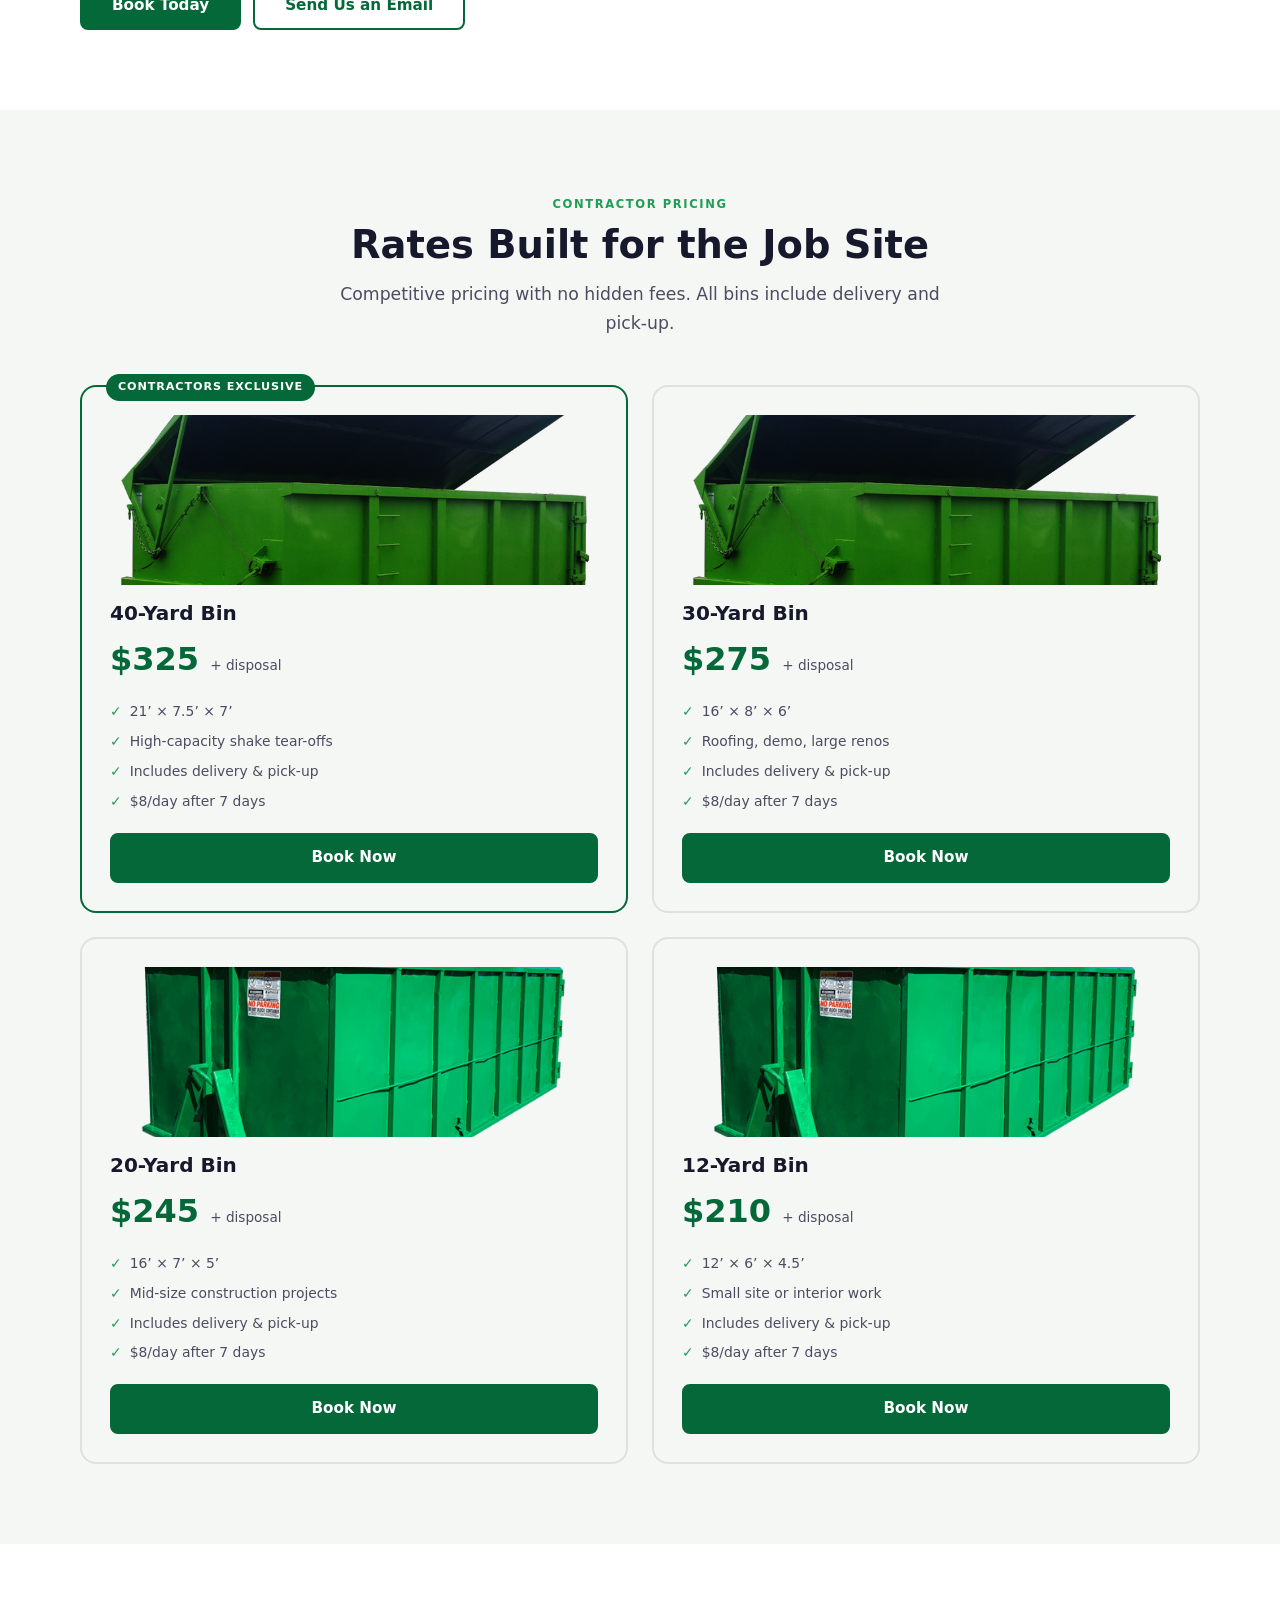
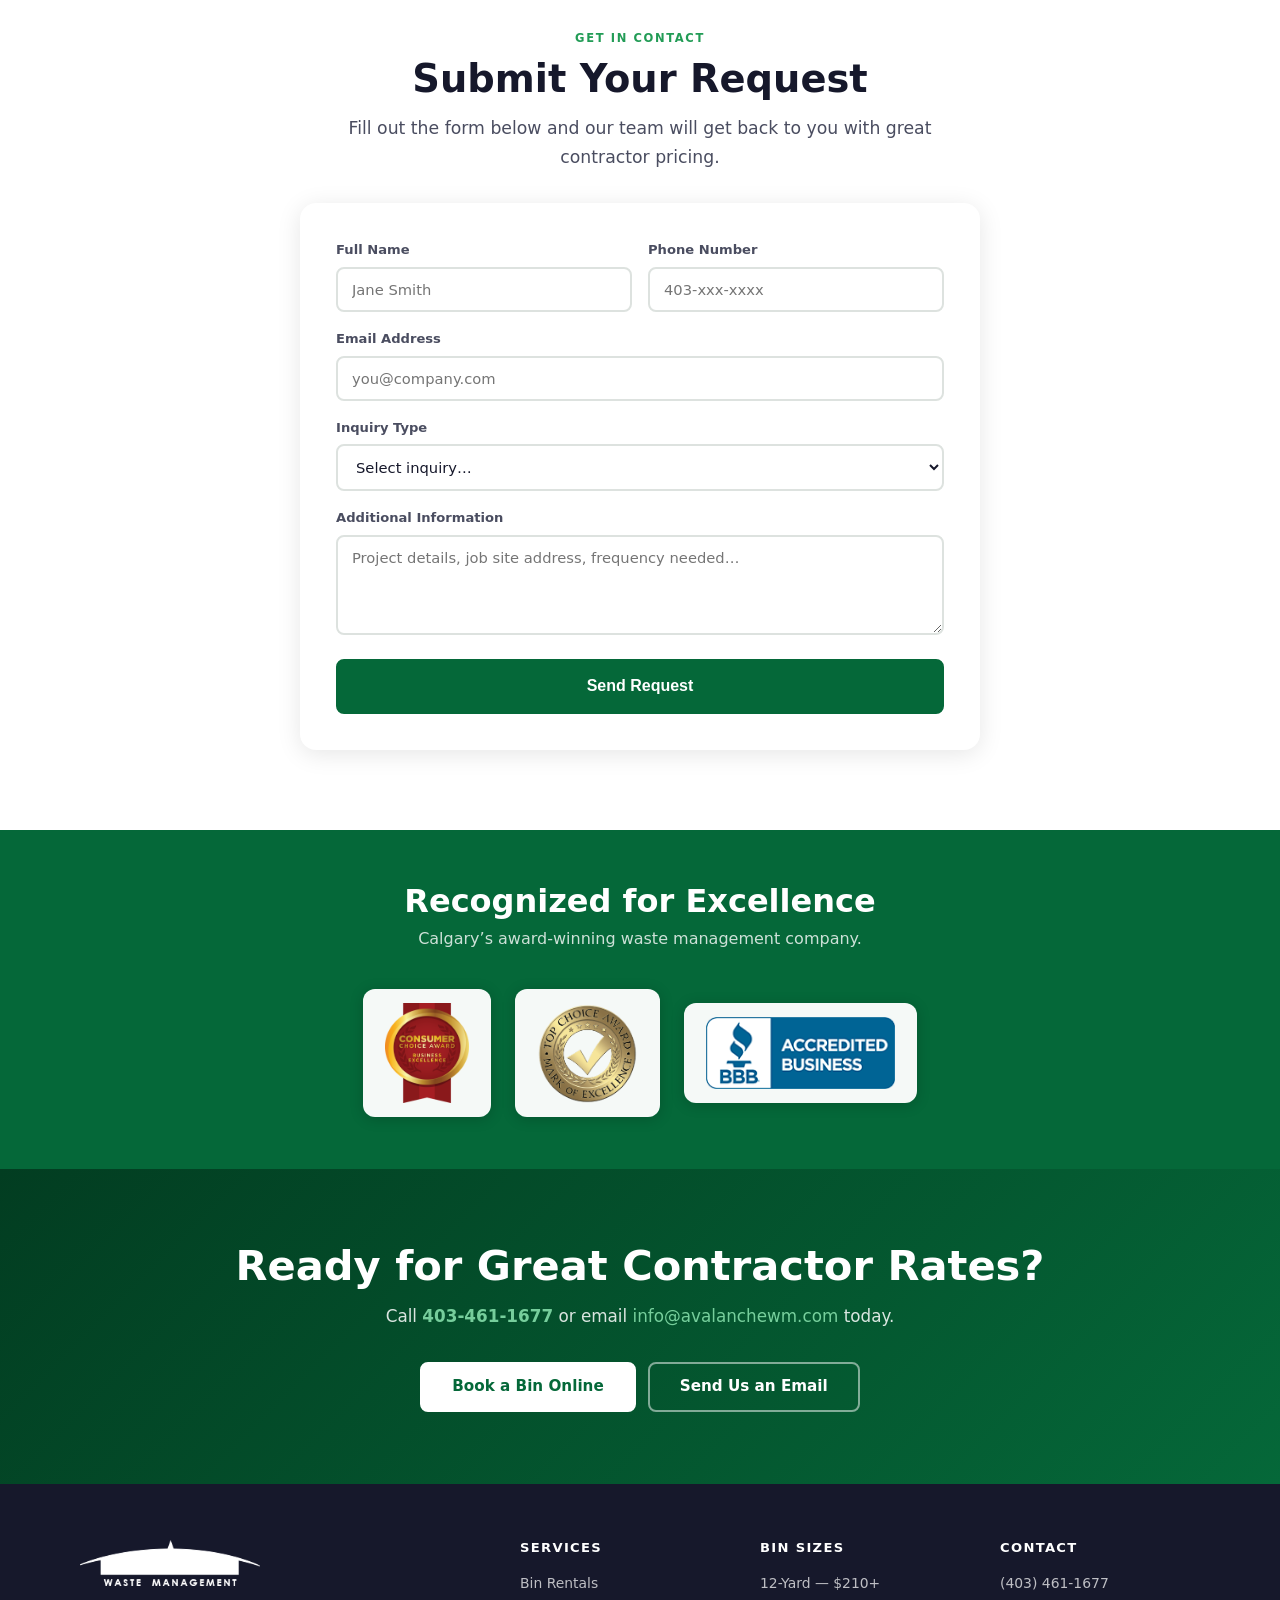
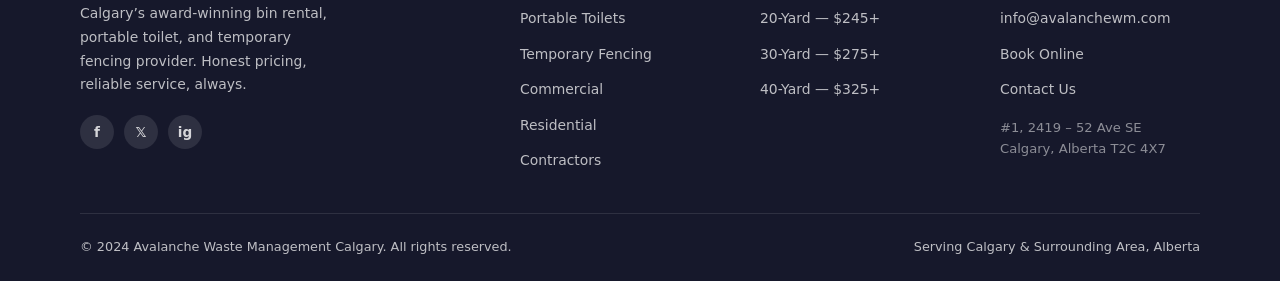
<file: contractor.html>
<!DOCTYPE html>
<html lang="en">
<head>
  <meta charset="UTF-8" />
  <meta name="viewport" content="width=device-width, initial-scale=1.0" />
  <title>Contractors | Avalanche Waste Management Calgary</title>
  <meta name="description" content="Great contractor rates on Calgary bin rentals. Custom bins, evening/weekend availability, no hidden fees. Avalanche WM has deep roots in the construction industry." />
  <link rel="icon" type="image/png" href="assets/logo.png" />
  <link rel="stylesheet" href="assets/style.css" />
  <meta property="og:type" content="website" />
  <meta property="og:title" content="Contractors | Avalanche Waste Management Calgary" />
  <meta property="og:description" content="Great contractor rates on Calgary bin rentals. Custom bins, evening/weekend availability, no hidden fees. Avalanche WM has deep roots in the construction industry." />
  <meta property="og:image" content="assets/bin-commercial.png" />
  <meta name="twitter:card" content="summary_large_image" />
</head>
<body>

  <div class="topbar">
    Award-winning Calgary Waste Management &nbsp;&middot;&nbsp;
    <a href="tel:4034611677">&#128222; 403-461-1677</a>
    &nbsp;&middot;&nbsp;
    <a href="mailto:info@avalanchewm.com">info@avalanchewm.com</a>
  </div>

  <nav class="site-nav">
    <div class="nav-inner">
      <a class="nav-logo" href="index.html"><img src="assets/logo.png" alt="Avalanche Waste Management" /></a>
      <input type="checkbox" id="nav-toggle" />
      <label class="hamburger" for="nav-toggle"><span></span><span></span><span></span></label>
      <ul class="nav-menu">
        <li class="nav-item"><a class="nav-link" href="index.html">Home</a></li>
        <li class="nav-item"><a class="nav-link" href="about.html">About</a></li>
        <li class="nav-item dropdown">
          <a class="nav-link" href="#">Services <span class="caret">&#9660;</span></a>
          <div class="dropdown-menu">
            <a class="dropdown-item" href="commercial-services.html">Commercial Services</a>
            <a class="dropdown-item" href="residential-services.html">Residential Services</a>
          </div>
        </li>
        <li class="nav-item dropdown">
          <a class="nav-link" href="rentals.html">Bin Rentals <span class="caret">&#9660;</span></a>
          <div class="dropdown-menu">
            <a class="dropdown-item" href="rentals.html#yard40">40-Yard Bin</a>
            <a class="dropdown-item" href="rentals.html#yard30">30-Yard Bin</a>
            <a class="dropdown-item" href="rentals.html#yard20">20-Yard Bin</a>
            <a class="dropdown-item" href="rentals.html#yard12">12-Yard Bin</a>
          </div>
        </li>
        <li class="nav-item"><a class="nav-link" href="portable-toilets.html">Portable Toilets</a></li>
        <li class="nav-item"><a class="nav-link" href="temporary-fencing.html">Temporary Fencing</a></li>
        <li class="nav-item"><a class="nav-link active" href="contractor.html">Contractors</a></li>
        <li class="nav-item"><a class="nav-link" href="contact.html">Contact</a></li>
      </ul>
      <div class="nav-right">
        <a class="nav-phone" href="tel:4034611677">403-461-1677</a>
        <a class="btn btn-primary btn-sm" href="booking.html">Book Now</a>
      </div>
    </div>
  </nav>

  <!-- ── Hero ───────────────────────────────────────────── -->
  <section class="page-hero">
    <div class="container">
      <div class="page-hero-content page-hero-photo">
        <div>
          <p class="breadcrumb"><a href="index.html">Home</a> &rsaquo; Contractors</p>
          <div class="hero-badge" style="display:inline-flex;gap:6px;align-items:center;background:rgba(255,255,255,.15);border:1px solid rgba(255,255,255,.3);border-radius:100px;padding:5px 14px;font-size:.77rem;font-weight:700;letter-spacing:.08em;text-transform:uppercase;margin-bottom:18px;">Great Contracting Rates</div>
          <h1>Selecting the Right Dumpster Rental Solution</h1>
          <p>Avalanche Waste Management was founded with deep roots in the construction industry. We understand what contractors need &mdash; and we deliver.</p>
          <div class="btn-group">
            <a class="btn btn-white" href="booking.html">Book Today</a>
            <a class="btn btn-ghost" href="contact.html">Request a Quote</a>
          </div>
        </div>
        <div>
          <img src="assets/bin-commercial.png" alt="Commercial contractor bin" loading="eager" />
        </div>
      </div>
    </div>
  </section>

  <!-- ── Overview ───────────────────────────────────────── -->
  <section class="section">
    <div class="container">
      <div class="split split-3-2">
        <div>
          <span class="label">Built for Contractors</span>
          <h2 class="h2">Calgary&rsquo;s Best Bin Rental Solution</h2>
          <p style="color:var(--gray);margin-top:12px;">We are Calgary&rsquo;s best bin rental solution. We have a variety of different junk removal and roll-off bin sizes to choose from. Avalanche Waste Management was founded with deep roots in the construction industry, giving us a unique understanding of what contractors and site supervisors need.</p>
          <p style="color:var(--gray);margin-top:12px;">We know that on-site dumpsters are a small part of the overall project, but play a significant role in the success of your projects. That&rsquo;s why we aim to never become one more problem on a busy site-supervisor&rsquo;s already overwhelming schedule.</p>
          <p style="color:var(--gray);margin-top:12px;">Small in feel but with plenty of resources &mdash; we offer prompt, friendly service and from being available evenings and weekends to ordering custom bins to suit your needs, we won&rsquo;t stop until you&rsquo;re happy.</p>

          <div class="feature-list mt-28">
            <div class="feature-item">
              <div class="feature-icon"><img src="assets/icon-honesty.png" alt="" /></div>
              <div class="feature-text">
                <h4>Honesty and Integrity</h4>
                <p>Our top priority when dealing with contractors and commercial clients. Your reputation is on the line on every job &mdash; ours is too.</p>
              </div>
            </div>
            <div class="feature-item">
              <div class="feature-icon"><img src="assets/icon-24hr.png" alt="" /></div>
              <div class="feature-text">
                <h4>24-Hour Delivery Available</h4>
                <p>Need a bin tomorrow? We can deliver a bin to your site within 24 hours or less &mdash; evenings and weekends included.</p>
              </div>
            </div>
            <div class="feature-item">
              <div class="feature-icon"><span class="emoji">&#128295;</span></div>
              <div class="feature-text">
                <h4>Custom Bins to Suit Your Needs</h4>
                <p>Not all jobs are the same. We work with you to find the right bin size, pickup frequency, and schedule to match your project.</p>
              </div>
            </div>
            <div class="feature-item">
              <div class="feature-icon"><img src="assets/icon-fair-pricing.png" alt="" /></div>
              <div class="feature-text">
                <h4>No Event Too Big or Too Small</h4>
                <p>We serve all different clients no matter how small or large their project. Competitive contractor pricing with no hidden fees.</p>
              </div>
            </div>
          </div>

          <div class="btn-group mt-32">
            <a class="btn btn-primary" href="booking.html">Book Today</a>
            <a class="btn btn-outline" href="contact.html">Send Us an Email</a>
          </div>
        </div>
        <div class="hide-mobile">
          <img src="assets/service-bins.jpg" alt="Contractor bins" style="max-height:480px;" loading="lazy" />
        </div>
      </div>
    </div>
  </section>

  <!-- ── Pricing ────────────────────────────────────────── -->
  <section class="section bg-light">
    <div class="container">
      <div class="text-center mb-48">
        <span class="label">Contractor Pricing</span>
        <h2 class="h2">Rates Built for the Job Site</h2>
        <p class="lead mx-auto">Competitive pricing with no hidden fees. All bins include delivery and pick-up.</p>
      </div>
      <div class="pricing-grid">
        <div class="pricing-card featured" id="con-y40">
          <div class="badge">Contractors Exclusive</div>
          <img src="assets/bin-commercial.png" alt="40-yard bin" loading="lazy" />
          <h3>40-Yard Bin</h3>
          <div class="price">$325 <small>+ disposal</small></div>
          <ul class="spec-list">
            <li>21&rsquo; &times; 7.5&rsquo; &times; 7&rsquo;</li>
            <li>High-capacity shake tear-offs</li>
            <li>Includes delivery &amp; pick-up</li>
            <li>$8/day after 7 days</li>
          </ul>
          <a class="btn btn-primary btn-block" href="booking.html">Book Now</a>
        </div>
        <div class="pricing-card" id="con-y30">
          <img src="assets/bin-commercial.png" alt="30-yard bin" loading="lazy" />
          <h3>30-Yard Bin</h3>
          <div class="price">$275 <small>+ disposal</small></div>
          <ul class="spec-list">
            <li>16&rsquo; &times; 8&rsquo; &times; 6&rsquo;</li>
            <li>Roofing, demo, large renos</li>
            <li>Includes delivery &amp; pick-up</li>
            <li>$8/day after 7 days</li>
          </ul>
          <a class="btn btn-primary btn-block" href="booking.html">Book Now</a>
        </div>
        <div class="pricing-card" id="con-y20">
          <img src="assets/bin-residential.png" alt="20-yard bin" loading="lazy" />
          <h3>20-Yard Bin</h3>
          <div class="price">$245 <small>+ disposal</small></div>
          <ul class="spec-list">
            <li>16&rsquo; &times; 7&rsquo; &times; 5&rsquo;</li>
            <li>Mid-size construction projects</li>
            <li>Includes delivery &amp; pick-up</li>
            <li>$8/day after 7 days</li>
          </ul>
          <a class="btn btn-primary btn-block" href="booking.html">Book Now</a>
        </div>
        <div class="pricing-card" id="con-y12">
          <img src="assets/bin-residential.png" alt="12-yard bin" loading="lazy" />
          <h3>12-Yard Bin</h3>
          <div class="price">$210 <small>+ disposal</small></div>
          <ul class="spec-list">
            <li>12&rsquo; &times; 6&rsquo; &times; 4.5&rsquo;</li>
            <li>Small site or interior work</li>
            <li>Includes delivery &amp; pick-up</li>
            <li>$8/day after 7 days</li>
          </ul>
          <a class="btn btn-primary btn-block" href="booking.html">Book Now</a>
        </div>
      </div>
    </div>
  </section>

  <!-- ── Contact form snippet ────────────────────────────── -->
  <section class="section">
    <div class="container" style="max-width:720px;">
      <div class="text-center mb-32">
        <span class="label">Get In Contact</span>
        <h2 class="h2">Submit Your Request</h2>
        <p class="lead mx-auto">Fill out the form below and our team will get back to you with great contractor pricing.</p>
      </div>
      <div class="contact-form-wrap">
        <form action="https://formsubmit.co/info@avalanchewm.com" method="POST">
          <input type="hidden" name="_subject" value="Contractor Quote Request — Avalanche WM" />
          <input type="hidden" name="_captcha" value="false" />
          <div class="form-row">
            <div class="form-group">
              <label for="c-name">Full Name</label>
              <input type="text" id="c-name" name="name" required placeholder="Jane Smith" />
            </div>
            <div class="form-group">
              <label for="c-phone">Phone Number</label>
              <input type="tel" id="c-phone" name="phone" placeholder="403-xxx-xxxx" />
            </div>
          </div>
          <div class="form-group">
            <label for="c-email">Email Address</label>
            <input type="email" id="c-email" name="email" required placeholder="you@company.com" />
          </div>
          <div class="form-group">
            <label for="c-inquiry">Inquiry Type</label>
            <select id="c-inquiry" name="inquiry">
              <option value="">Select inquiry…</option>
              <option>Bins &amp; Dump Trailers</option>
              <option>Temporary Fencing</option>
              <option>Portable Toilets</option>
              <option>Ongoing Commercial Contract</option>
              <option>Other</option>
            </select>
          </div>
          <div class="form-group">
            <label for="c-info">Additional Information</label>
            <textarea id="c-info" name="message" placeholder="Project details, job site address, frequency needed…"></textarea>
          </div>
          <button type="submit" class="btn btn-primary btn-block form-submit">Send Request</button>
        </form>
      </div>
    </div>
  </section>

  <!-- ── Awards ─────────────────────────────────────────── -->
  <section class="awards-bar">
    <div class="container">
      <h2>Recognized for Excellence</h2>
      <p>Calgary&rsquo;s award-winning waste management company.</p>
      <div class="awards-logos">
        <div><img src="assets/award-consumer-choice.png" alt="2020 Consumer Choice Award" /></div>
        <div><img src="assets/award-top-choice.png" alt="2018-2019 Top Choice Award" /></div>
        <div class="award-bbb"><img src="assets/bbb-logo.png" alt="BBB Accredited Business" /></div>
      </div>
    </div>
  </section>

  <!-- ── CTA ────────────────────────────────────────────── -->
  <section class="cta-banner">
    <h2>Ready for Great Contractor Rates?</h2>
    <p>Call <a href="tel:4034611677" style="color:#8be5b0;font-weight:700;">403-461-1677</a> or email <a href="mailto:info@avalanchewm.com" style="color:#8be5b0;">info@avalanchewm.com</a> today.</p>
    <div class="btn-group" style="justify-content:center;">
      <a class="btn btn-white" href="booking.html">Book a Bin Online</a>
      <a class="btn btn-ghost" href="contact.html">Send Us an Email</a>
    </div>
  </section>

  <!-- ── Footer ─────────────────────────────────────────── -->
  <footer class="site-footer">
    <div class="container">
      <div class="footer-grid">
        <div class="footer-brand">
          <img src="assets/logo.png" alt="Avalanche Waste Management" />
          <p>Calgary&rsquo;s award-winning bin rental, portable toilet, and temporary fencing provider. Honest pricing, reliable service, always.</p>
          <div class="footer-social">
            <a href="https://www.facebook.com/Avalanche-Waste-Management-693811640731460" target="_blank" rel="noopener" aria-label="Facebook">f</a>
            <a href="https://twitter.com/avalanche_waste" target="_blank" rel="noopener" aria-label="Twitter">&#120143;</a>
            <a href="https://instagram.com/avalanche_waste" target="_blank" rel="noopener" aria-label="Instagram">ig</a>
          </div>
        </div>
        <div class="footer-col">
          <h4>Services</h4>
          <ul>
            <li><a href="rentals.html">Bin Rentals</a></li>
            <li><a href="portable-toilets.html">Portable Toilets</a></li>
            <li><a href="temporary-fencing.html">Temporary Fencing</a></li>
            <li><a href="commercial-services.html">Commercial</a></li>
            <li><a href="residential-services.html">Residential</a></li>
            <li><a href="contractor.html">Contractors</a></li>
          </ul>
        </div>
        <div class="footer-col">
          <h4>Bin Sizes</h4>
          <ul>
            <li><a href="rentals.html#yard12">12-Yard &mdash; $210+</a></li>
            <li><a href="rentals.html#yard20">20-Yard &mdash; $245+</a></li>
            <li><a href="rentals.html#yard30">30-Yard &mdash; $275+</a></li>
            <li><a href="rentals.html#yard40">40-Yard &mdash; $325+</a></li>
          </ul>
        </div>
        <div class="footer-col">
          <h4>Contact</h4>
          <ul>
            <li><a href="tel:4034611677">(403) 461-1677</a></li>
            <li><a href="mailto:info@avalanchewm.com">info@avalanchewm.com</a></li>
            <li><a href="booking.html">Book Online</a></li>
            <li><a href="contact.html">Contact Us</a></li>
          </ul>
          <p style="font-size:.82rem;margin-top:14px;opacity:.7;">#1, 2419 &ndash; 52 Ave SE<br/>Calgary, Alberta T2C 4X7</p>
        </div>
      </div>
      <div class="footer-bottom">
        <p>&copy; 2024 Avalanche Waste Management Calgary. All rights reserved.</p>
        <p>Serving Calgary &amp; Surrounding Area, Alberta</p>
      </div>
    </div>
  </footer>

  <!-- ── Mobile nav auto-close ──────────────────────────
       The CSS-only checkbox hack keeps the menu open after
       a link tap. This script unchecks the toggle whenever
       any nav link (including dropdown items) is clicked.
  ─────────────────────────────────────────────────────── -->
  <script>
    (function () {
      var toggle = document.getElementById('nav-toggle');
      if (!toggle) return;
      document.querySelectorAll('.nav-link, .dropdown-item').forEach(function (el) {
        el.addEventListener('click', function () {
          toggle.checked = false;
        });
      });
    })();
  </script>

</body>
</html>
</file>
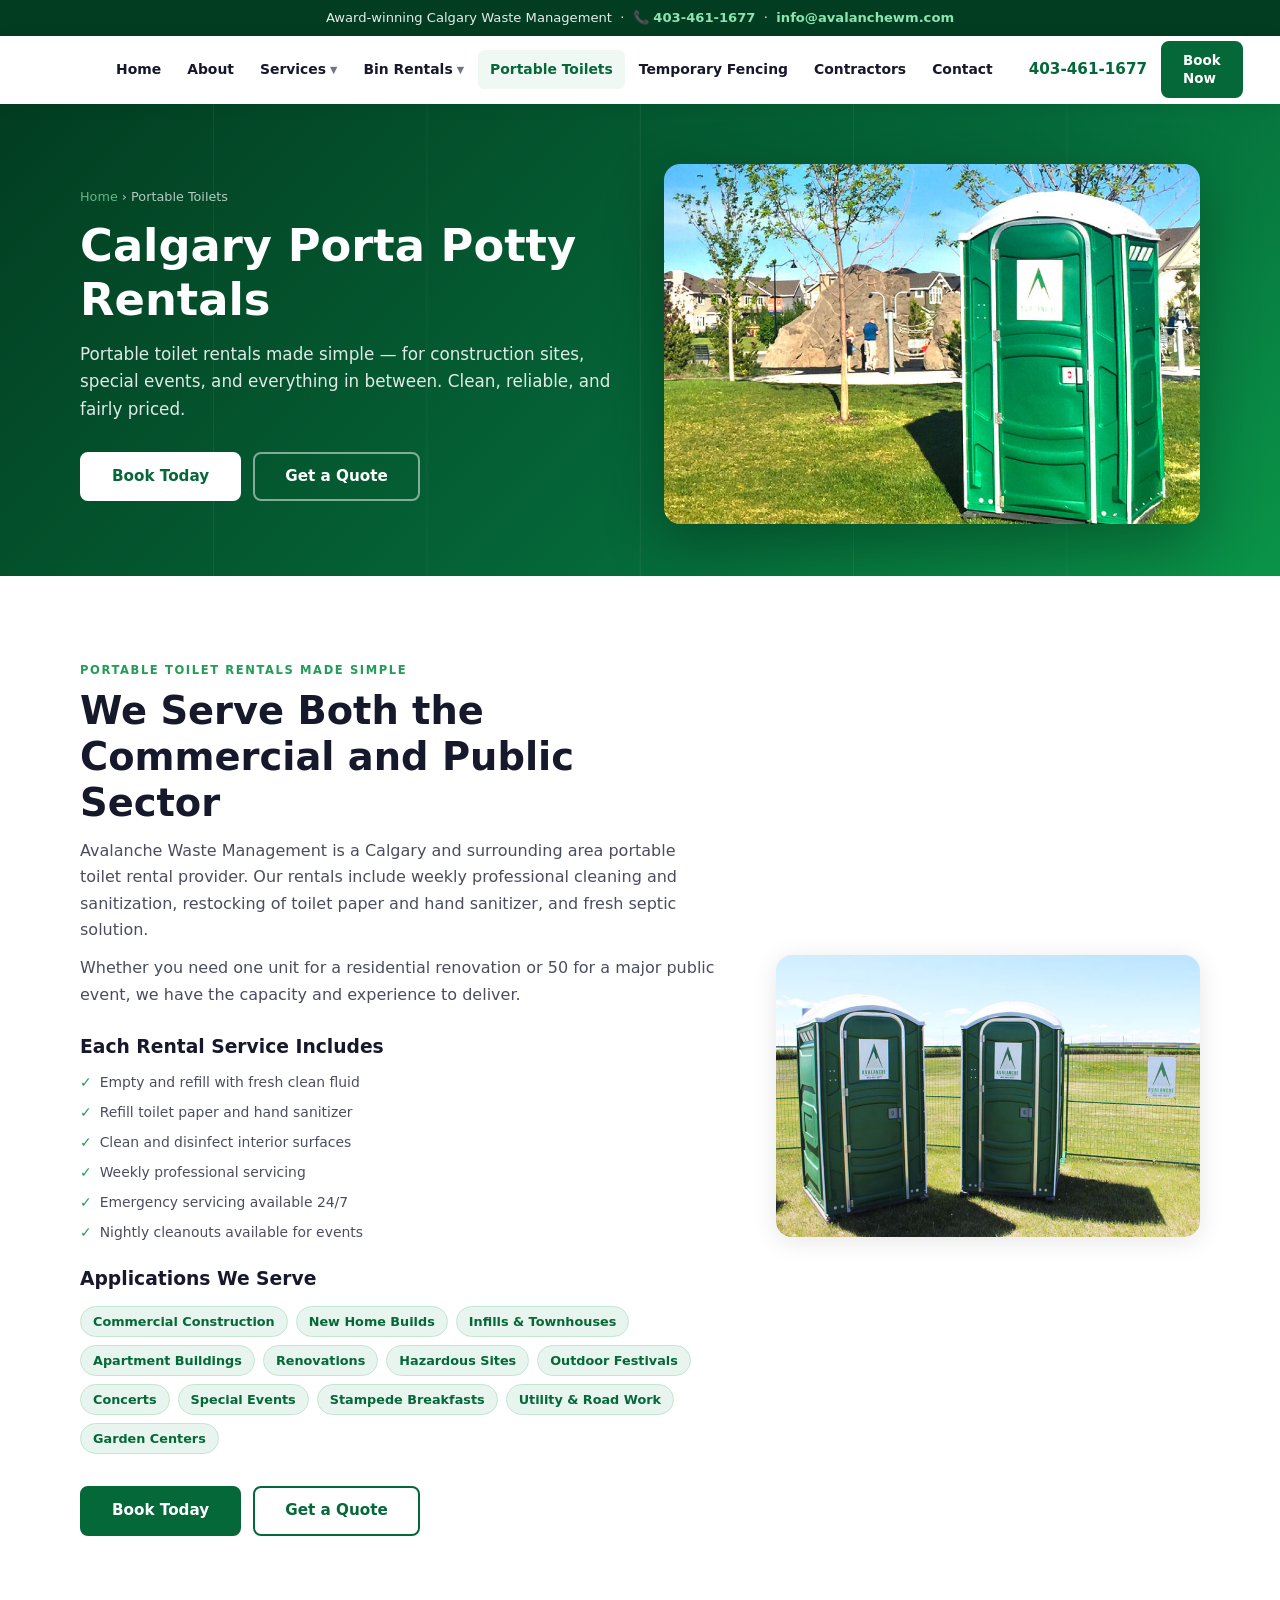
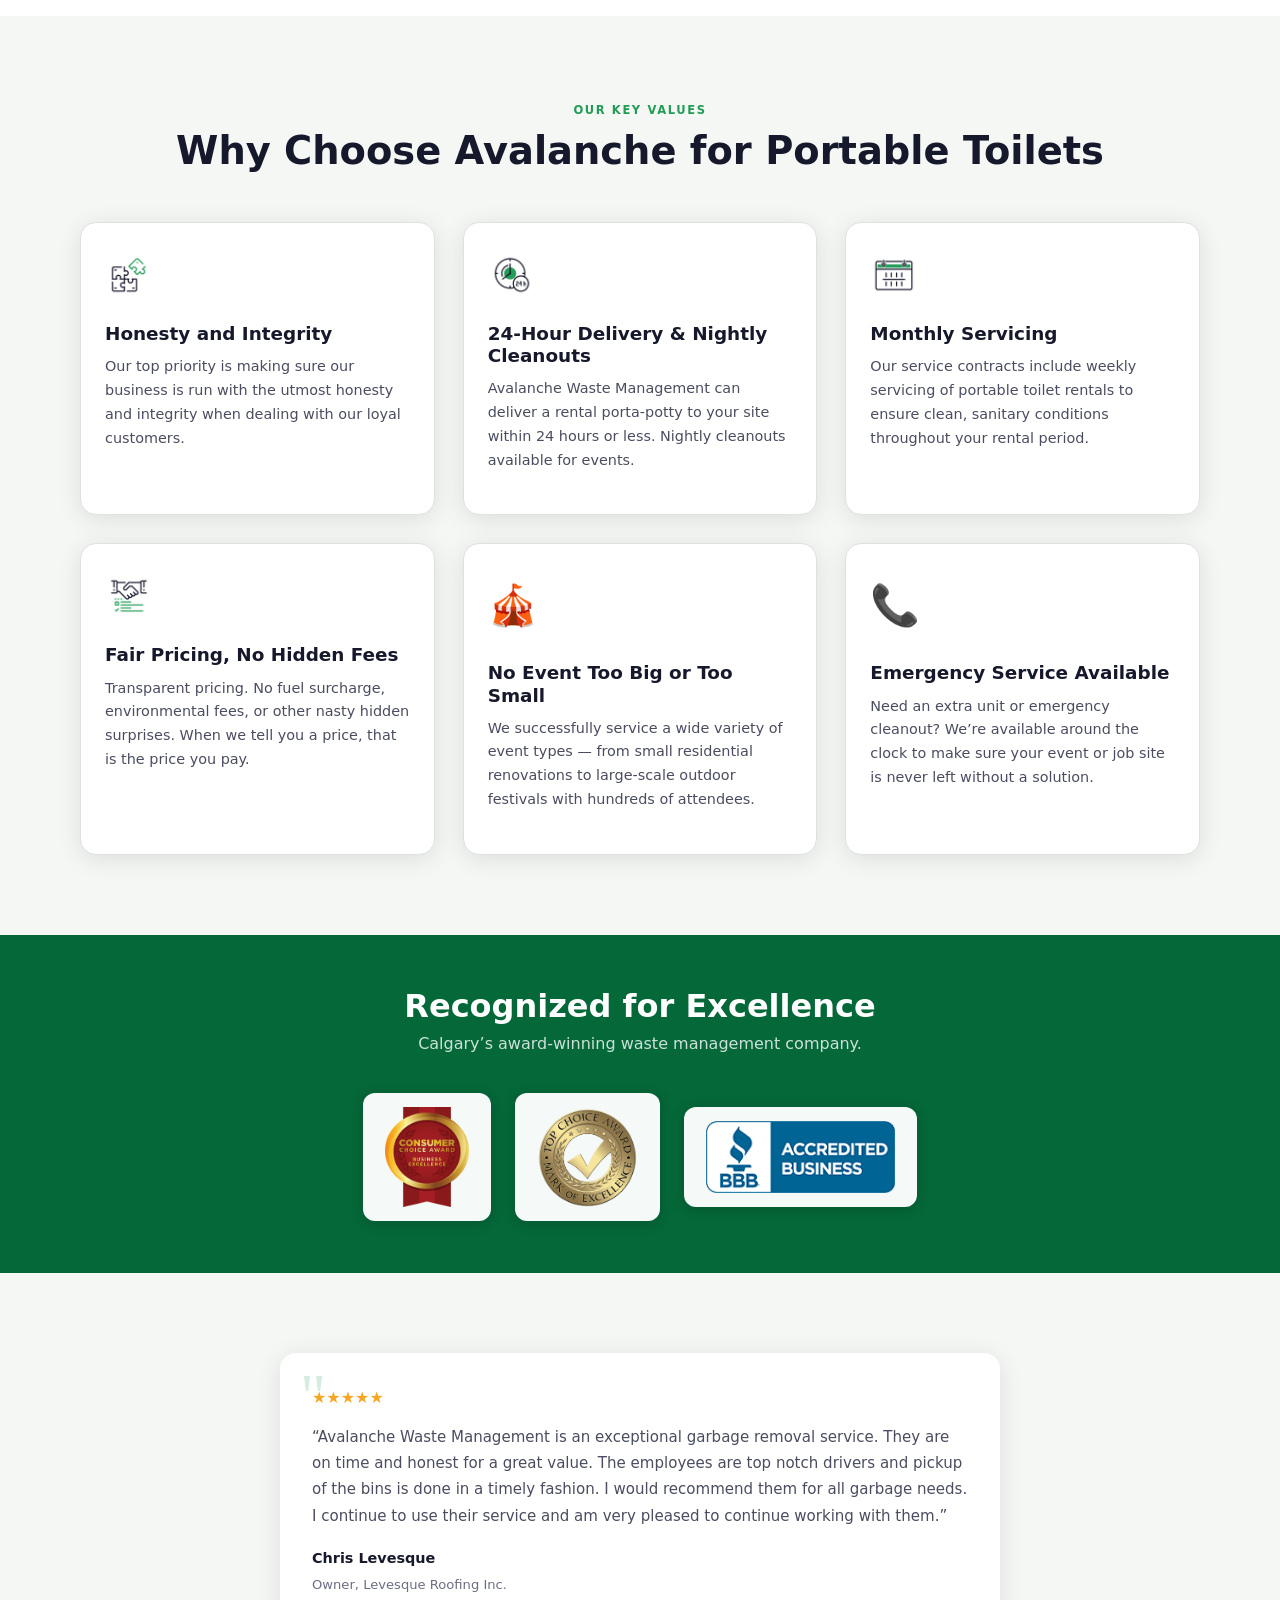
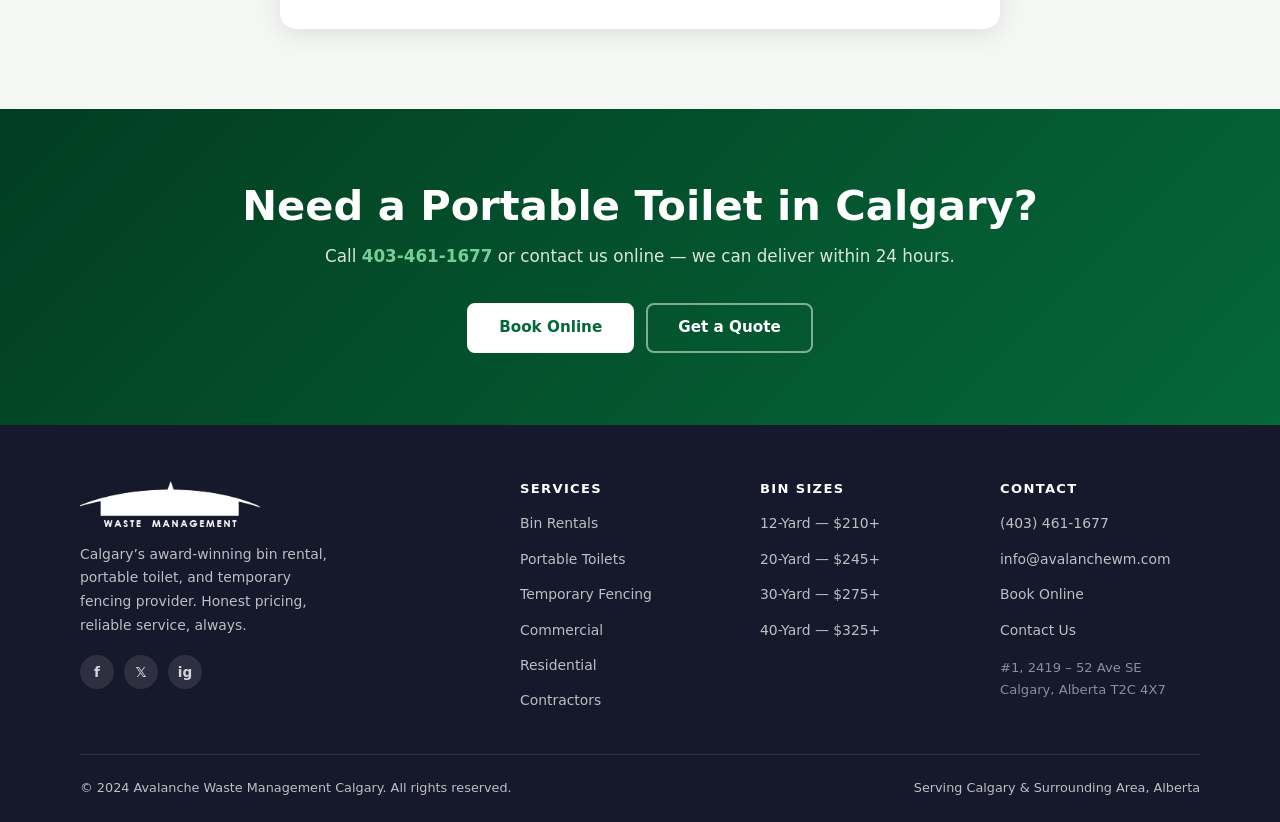
<file: portable-toilets.html>
<!DOCTYPE html>
<html lang="en">
<head>
  <meta charset="UTF-8" />
  <meta name="viewport" content="width=device-width, initial-scale=1.0" />
  <title>Portable Toilets Calgary | Avalanche Waste Management Calgary</title>
  <meta name="description" content="Calgary portable toilet rentals for construction, events, stampede breakfasts, and more. Weekly cleaning, 24/7 service, fair pricing. Call 403-461-1677." />
  <link rel="icon" type="image/png" href="assets/logo.png" />
  <link rel="stylesheet" href="assets/style.css" />
  <meta property="og:type" content="website" />
  <meta property="og:title" content="Portable Toilets Calgary | Avalanche Waste Management Calgary" />
  <meta property="og:description" content="Calgary portable toilet rentals for construction, events, stampede breakfasts, and more. Weekly cleaning, 24/7 service, fair pricing. Call 403-461-1677." />
  <meta property="og:image" content="assets/service-toilets.jpg" />
  <meta name="twitter:card" content="summary_large_image" />
</head>
<body>

  <div class="topbar">
    Award-winning Calgary Waste Management &nbsp;&middot;&nbsp;
    <a href="tel:4034611677">&#128222; 403-461-1677</a>
    &nbsp;&middot;&nbsp;
    <a href="mailto:info@avalanchewm.com">info@avalanchewm.com</a>
  </div>

  <nav class="site-nav">
    <div class="nav-inner">
      <a class="nav-logo" href="index.html"><img src="assets/logo.png" alt="Avalanche Waste Management" /></a>
      <input type="checkbox" id="nav-toggle" />
      <label class="hamburger" for="nav-toggle"><span></span><span></span><span></span></label>
      <ul class="nav-menu">
        <li class="nav-item"><a class="nav-link" href="index.html">Home</a></li>
        <li class="nav-item"><a class="nav-link" href="about.html">About</a></li>
        <li class="nav-item dropdown">
          <a class="nav-link" href="#">Services <span class="caret">&#9660;</span></a>
          <div class="dropdown-menu">
            <a class="dropdown-item" href="commercial-services.html">Commercial Services</a>
            <a class="dropdown-item" href="residential-services.html">Residential Services</a>
          </div>
        </li>
        <li class="nav-item dropdown">
          <a class="nav-link" href="rentals.html">Bin Rentals <span class="caret">&#9660;</span></a>
          <div class="dropdown-menu">
            <a class="dropdown-item" href="rentals.html#yard40">40-Yard Bin</a>
            <a class="dropdown-item" href="rentals.html#yard30">30-Yard Bin</a>
            <a class="dropdown-item" href="rentals.html#yard20">20-Yard Bin</a>
            <a class="dropdown-item" href="rentals.html#yard12">12-Yard Bin</a>
          </div>
        </li>
        <li class="nav-item"><a class="nav-link active" href="portable-toilets.html">Portable Toilets</a></li>
        <li class="nav-item"><a class="nav-link" href="temporary-fencing.html">Temporary Fencing</a></li>
        <li class="nav-item"><a class="nav-link" href="contractor.html">Contractors</a></li>
        <li class="nav-item"><a class="nav-link" href="contact.html">Contact</a></li>
      </ul>
      <div class="nav-right">
        <a class="nav-phone" href="tel:4034611677">403-461-1677</a>
        <a class="btn btn-primary btn-sm" href="booking.html">Book Now</a>
      </div>
    </div>
  </nav>

  <!-- ── Hero ───────────────────────────────────────────── -->
  <section class="page-hero">
    <div class="container">
      <div class="page-hero-content page-hero-photo">
        <div>
          <p class="breadcrumb"><a href="index.html">Home</a> &rsaquo; Portable Toilets</p>
          <h1>Calgary Porta Potty Rentals</h1>
          <p>Portable toilet rentals made simple &mdash; for construction sites, special events, and everything in between. Clean, reliable, and fairly priced.</p>
          <div class="btn-group">
            <a class="btn btn-white" href="booking.html">Book Today</a>
            <a class="btn btn-ghost" href="contact.html">Get a Quote</a>
          </div>
        </div>
        <div>
          <img src="assets/service-toilets.jpg" alt="Portable toilet rentals Calgary" loading="eager" />
        </div>
      </div>
    </div>
  </section>

  <!-- ── Overview ───────────────────────────────────────── -->
  <section class="section">
    <div class="container">
      <div class="split split-3-2">
        <div>
          <span class="label">Portable Toilet Rentals Made Simple</span>
          <h2 class="h2">We Serve Both the Commercial and Public Sector</h2>
          <p style="color:var(--gray);margin-top:12px;">Avalanche Waste Management is a Calgary and surrounding area portable toilet rental provider. Our rentals include weekly professional cleaning and sanitization, restocking of toilet paper and hand sanitizer, and fresh septic solution.</p>
          <p style="color:var(--gray);margin-top:12px;">Whether you need one unit for a residential renovation or 50 for a major public event, we have the capacity and experience to deliver.</p>

          <h3 style="margin-top:28px;margin-bottom:12px;">Each Rental Service Includes</h3>
          <ul class="spec-list">
            <li>Empty and refill with fresh clean fluid</li>
            <li>Refill toilet paper and hand sanitizer</li>
            <li>Clean and disinfect interior surfaces</li>
            <li>Weekly professional servicing</li>
            <li>Emergency servicing available 24/7</li>
            <li>Nightly cleanouts available for events</li>
          </ul>

          <h3 style="margin-top:24px;margin-bottom:12px;">Applications We Serve</h3>
          <div class="tag-list">
            <span class="tag">Commercial Construction</span>
            <span class="tag">New Home Builds</span>
            <span class="tag">Infills &amp; Townhouses</span>
            <span class="tag">Apartment Buildings</span>
            <span class="tag">Renovations</span>
            <span class="tag">Hazardous Sites</span>
            <span class="tag">Outdoor Festivals</span>
            <span class="tag">Concerts</span>
            <span class="tag">Special Events</span>
            <span class="tag">Stampede Breakfasts</span>
            <span class="tag">Utility &amp; Road Work</span>
            <span class="tag">Garden Centers</span>
          </div>

          <div class="btn-group mt-32">
            <a class="btn btn-primary" href="booking.html">Book Today</a>
            <a class="btn btn-outline" href="contact.html">Get a Quote</a>
          </div>
        </div>
        <div class="hide-mobile">
          <img src="assets/portable-toilets.jpg" alt="Portable toilets at event" style="max-height:500px;" loading="lazy" />
        </div>
      </div>
    </div>
  </section>

  <!-- ── Key Values ─────────────────────────────────────── -->
  <section class="section bg-light">
    <div class="container">
      <div class="text-center mb-48">
        <span class="label">Our Key Values</span>
        <h2 class="h2">Why Choose Avalanche for Portable Toilets</h2>
      </div>
      <div class="cards-grid">
        <div class="card">
          <div style="padding:28px 24px 0;"><img src="assets/icon-honesty.png" alt="" style="width:48px;height:48px;object-fit:contain;" /></div>
          <div class="card-body">
            <h3>Honesty and Integrity</h3>
            <p>Our top priority is making sure our business is run with the utmost honesty and integrity when dealing with our loyal customers.</p>
          </div>
        </div>
        <div class="card">
          <div style="padding:28px 24px 0;"><img src="assets/icon-24hr.png" alt="" style="width:48px;height:48px;object-fit:contain;" /></div>
          <div class="card-body">
            <h3>24-Hour Delivery &amp; Nightly Cleanouts</h3>
            <p>Avalanche Waste Management can deliver a rental porta-potty to your site within 24 hours or less. Nightly cleanouts available for events.</p>
          </div>
        </div>
        <div class="card">
          <div style="padding:28px 24px 0;"><img src="assets/icon-calendar.png" alt="" style="width:48px;height:48px;object-fit:contain;" /></div>
          <div class="card-body">
            <h3>Monthly Servicing</h3>
            <p>Our service contracts include weekly servicing of portable toilet rentals to ensure clean, sanitary conditions throughout your rental period.</p>
          </div>
        </div>
        <div class="card">
          <div style="padding:28px 24px 0;"><img src="assets/icon-fair-pricing.png" alt="" style="width:48px;height:48px;object-fit:contain;" /></div>
          <div class="card-body">
            <h3>Fair Pricing, No Hidden Fees</h3>
            <p>Transparent pricing. No fuel surcharge, environmental fees, or other nasty hidden surprises. When we tell you a price, that is the price you pay.</p>
          </div>
        </div>
        <div class="card">
          <div style="padding:28px 24px 0;font-size:2.5rem;">&#127914;</div>
          <div class="card-body">
            <h3>No Event Too Big or Too Small</h3>
            <p>We successfully service a wide variety of event types &mdash; from small residential renovations to large-scale outdoor festivals with hundreds of attendees.</p>
          </div>
        </div>
        <div class="card">
          <div style="padding:28px 24px 0;font-size:2.5rem;">&#128222;</div>
          <div class="card-body">
            <h3>Emergency Service Available</h3>
            <p>Need an extra unit or emergency cleanout? We&rsquo;re available around the clock to make sure your event or job site is never left without a solution.</p>
          </div>
        </div>
      </div>
    </div>
  </section>

  <!-- ── Awards ─────────────────────────────────────────── -->
  <section class="awards-bar">
    <div class="container">
      <h2>Recognized for Excellence</h2>
      <p>Calgary&rsquo;s award-winning waste management company.</p>
      <div class="awards-logos">
        <div><img src="assets/award-consumer-choice.png" alt="2020 Consumer Choice Award" /></div>
        <div><img src="assets/award-top-choice.png" alt="2018-2019 Top Choice Award" /></div>
        <div class="award-bbb"><img src="assets/bbb-logo.png" alt="BBB Accredited Business" /></div>
      </div>
    </div>
  </section>

  <!-- ── Testimonial ────────────────────────────────────── -->
  <section class="section bg-light">
    <div class="container" style="max-width:760px;">
      <div class="testimonial-block">
        <div class="testimonial-stars">&#9733;&#9733;&#9733;&#9733;&#9733;</div>
        <p class="testimonial-text">&ldquo;Avalanche Waste Management is an exceptional garbage removal service. They are on time and honest for a great value. The employees are top notch drivers and pickup of the bins is done in a timely fashion. I would recommend them for all garbage needs. I continue to use their service and am very pleased to continue working with them.&rdquo;</p>
        <div class="testimonial-author"><strong>Chris Levesque</strong><span>Owner, Levesque Roofing Inc.</span></div>
      </div>
    </div>
  </section>

  <!-- ── CTA ────────────────────────────────────────────── -->
  <section class="cta-banner">
    <h2>Need a Portable Toilet in Calgary?</h2>
    <p>Call <a href="tel:4034611677" style="color:#8be5b0;font-weight:700;">403-461-1677</a> or contact us online &mdash; we can deliver within 24 hours.</p>
    <div class="btn-group" style="justify-content:center;">
      <a class="btn btn-white" href="booking.html">Book Online</a>
      <a class="btn btn-ghost" href="contact.html">Get a Quote</a>
    </div>
  </section>

  <!-- ── Footer ─────────────────────────────────────────── -->
  <footer class="site-footer">
    <div class="container">
      <div class="footer-grid">
        <div class="footer-brand">
          <img src="assets/logo.png" alt="Avalanche Waste Management" />
          <p>Calgary&rsquo;s award-winning bin rental, portable toilet, and temporary fencing provider. Honest pricing, reliable service, always.</p>
          <div class="footer-social">
            <a href="https://www.facebook.com/Avalanche-Waste-Management-693811640731460" target="_blank" rel="noopener" aria-label="Facebook">f</a>
            <a href="https://twitter.com/avalanche_waste" target="_blank" rel="noopener" aria-label="Twitter">&#120143;</a>
            <a href="https://instagram.com/avalanche_waste" target="_blank" rel="noopener" aria-label="Instagram">ig</a>
          </div>
        </div>
        <div class="footer-col">
          <h4>Services</h4>
          <ul>
            <li><a href="rentals.html">Bin Rentals</a></li>
            <li><a href="portable-toilets.html">Portable Toilets</a></li>
            <li><a href="temporary-fencing.html">Temporary Fencing</a></li>
            <li><a href="commercial-services.html">Commercial</a></li>
            <li><a href="residential-services.html">Residential</a></li>
            <li><a href="contractor.html">Contractors</a></li>
          </ul>
        </div>
        <div class="footer-col">
          <h4>Bin Sizes</h4>
          <ul>
            <li><a href="rentals.html#yard12">12-Yard &mdash; $210+</a></li>
            <li><a href="rentals.html#yard20">20-Yard &mdash; $245+</a></li>
            <li><a href="rentals.html#yard30">30-Yard &mdash; $275+</a></li>
            <li><a href="rentals.html#yard40">40-Yard &mdash; $325+</a></li>
          </ul>
        </div>
        <div class="footer-col">
          <h4>Contact</h4>
          <ul>
            <li><a href="tel:4034611677">(403) 461-1677</a></li>
            <li><a href="mailto:info@avalanchewm.com">info@avalanchewm.com</a></li>
            <li><a href="booking.html">Book Online</a></li>
            <li><a href="contact.html">Contact Us</a></li>
          </ul>
          <p style="font-size:.82rem;margin-top:14px;opacity:.7;">#1, 2419 &ndash; 52 Ave SE<br/>Calgary, Alberta T2C 4X7</p>
        </div>
      </div>
      <div class="footer-bottom">
        <p>&copy; 2024 Avalanche Waste Management Calgary. All rights reserved.</p>
        <p>Serving Calgary &amp; Surrounding Area, Alberta</p>
      </div>
    </div>
  </footer>

  <!-- ── Mobile nav auto-close ──────────────────────────
       The CSS-only checkbox hack keeps the menu open after
       a link tap. This script unchecks the toggle whenever
       any nav link (including dropdown items) is clicked.
  ─────────────────────────────────────────────────────── -->
  <script>
    (function () {
      var toggle = document.getElementById('nav-toggle');
      if (!toggle) return;
      document.querySelectorAll('.nav-link, .dropdown-item').forEach(function (el) {
        el.addEventListener('click', function () {
          toggle.checked = false;
        });
      });
    })();
  </script>

</body>
</html>
</file>
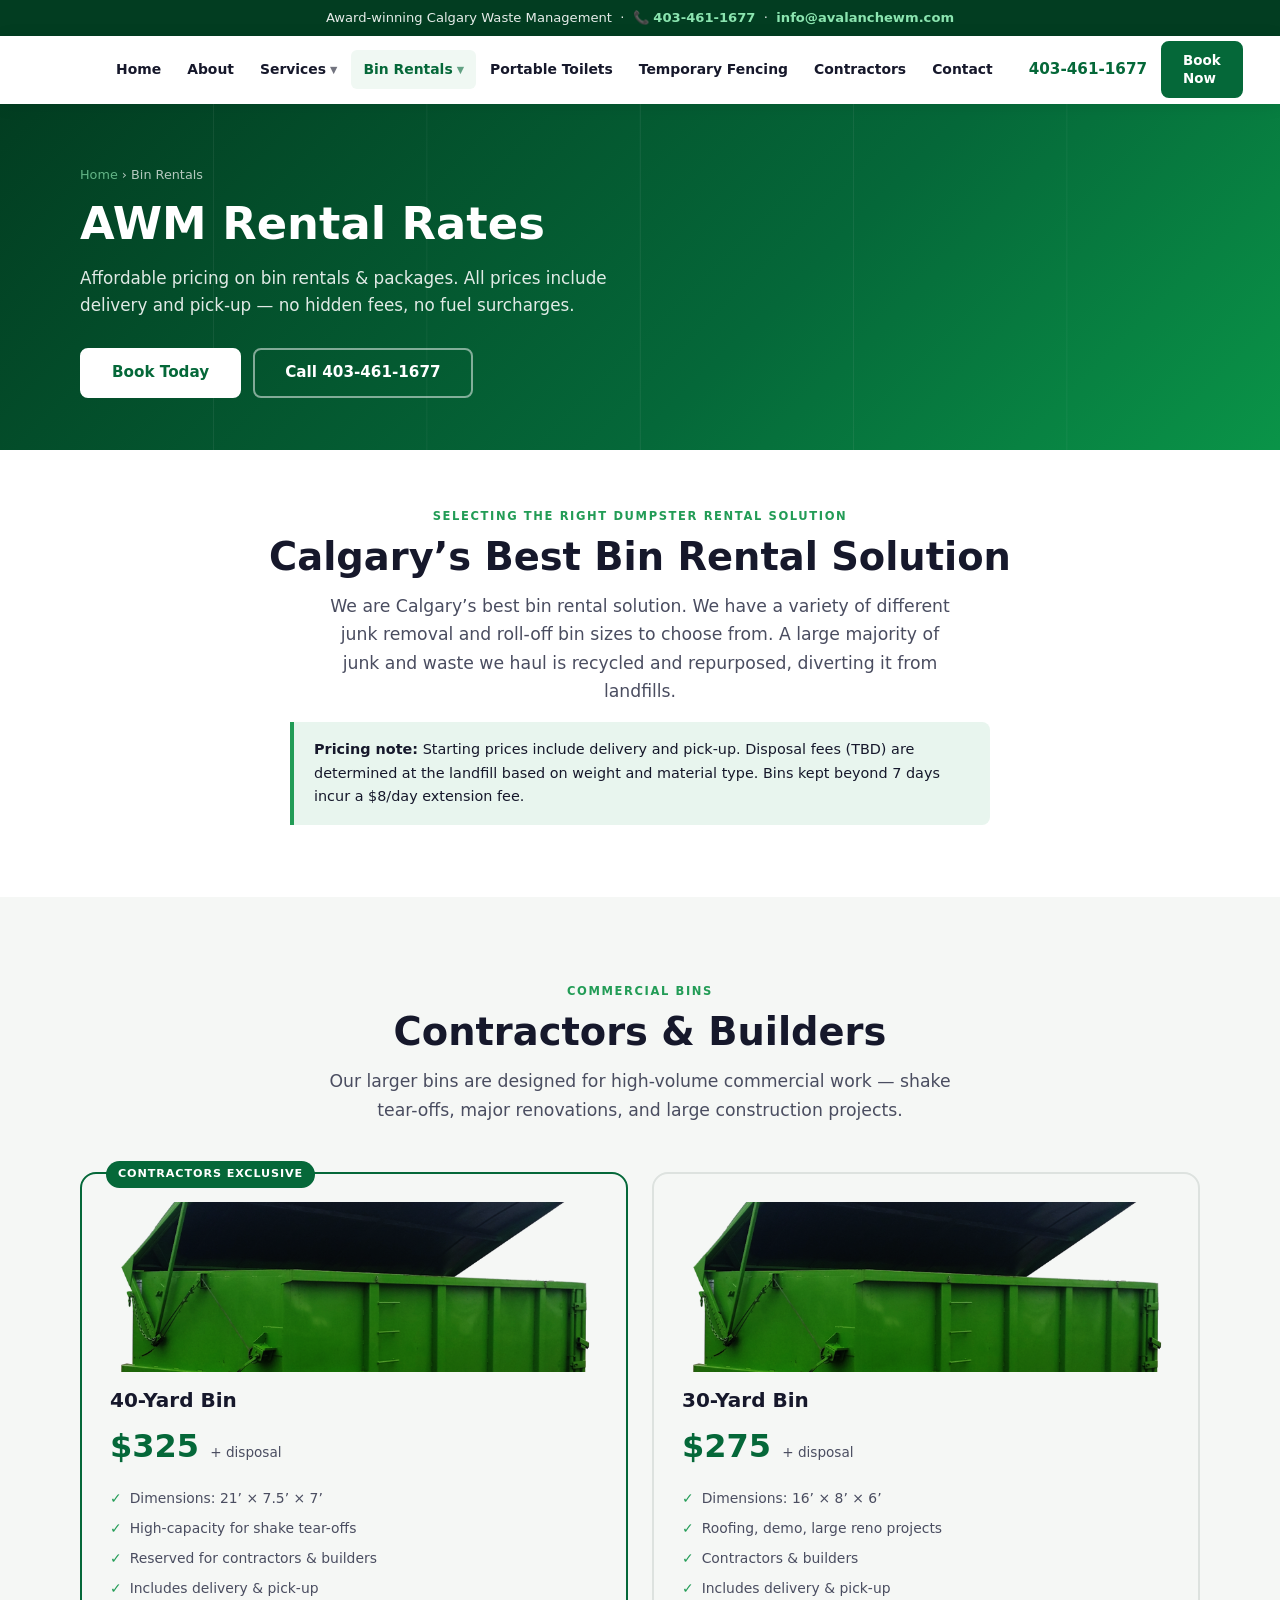
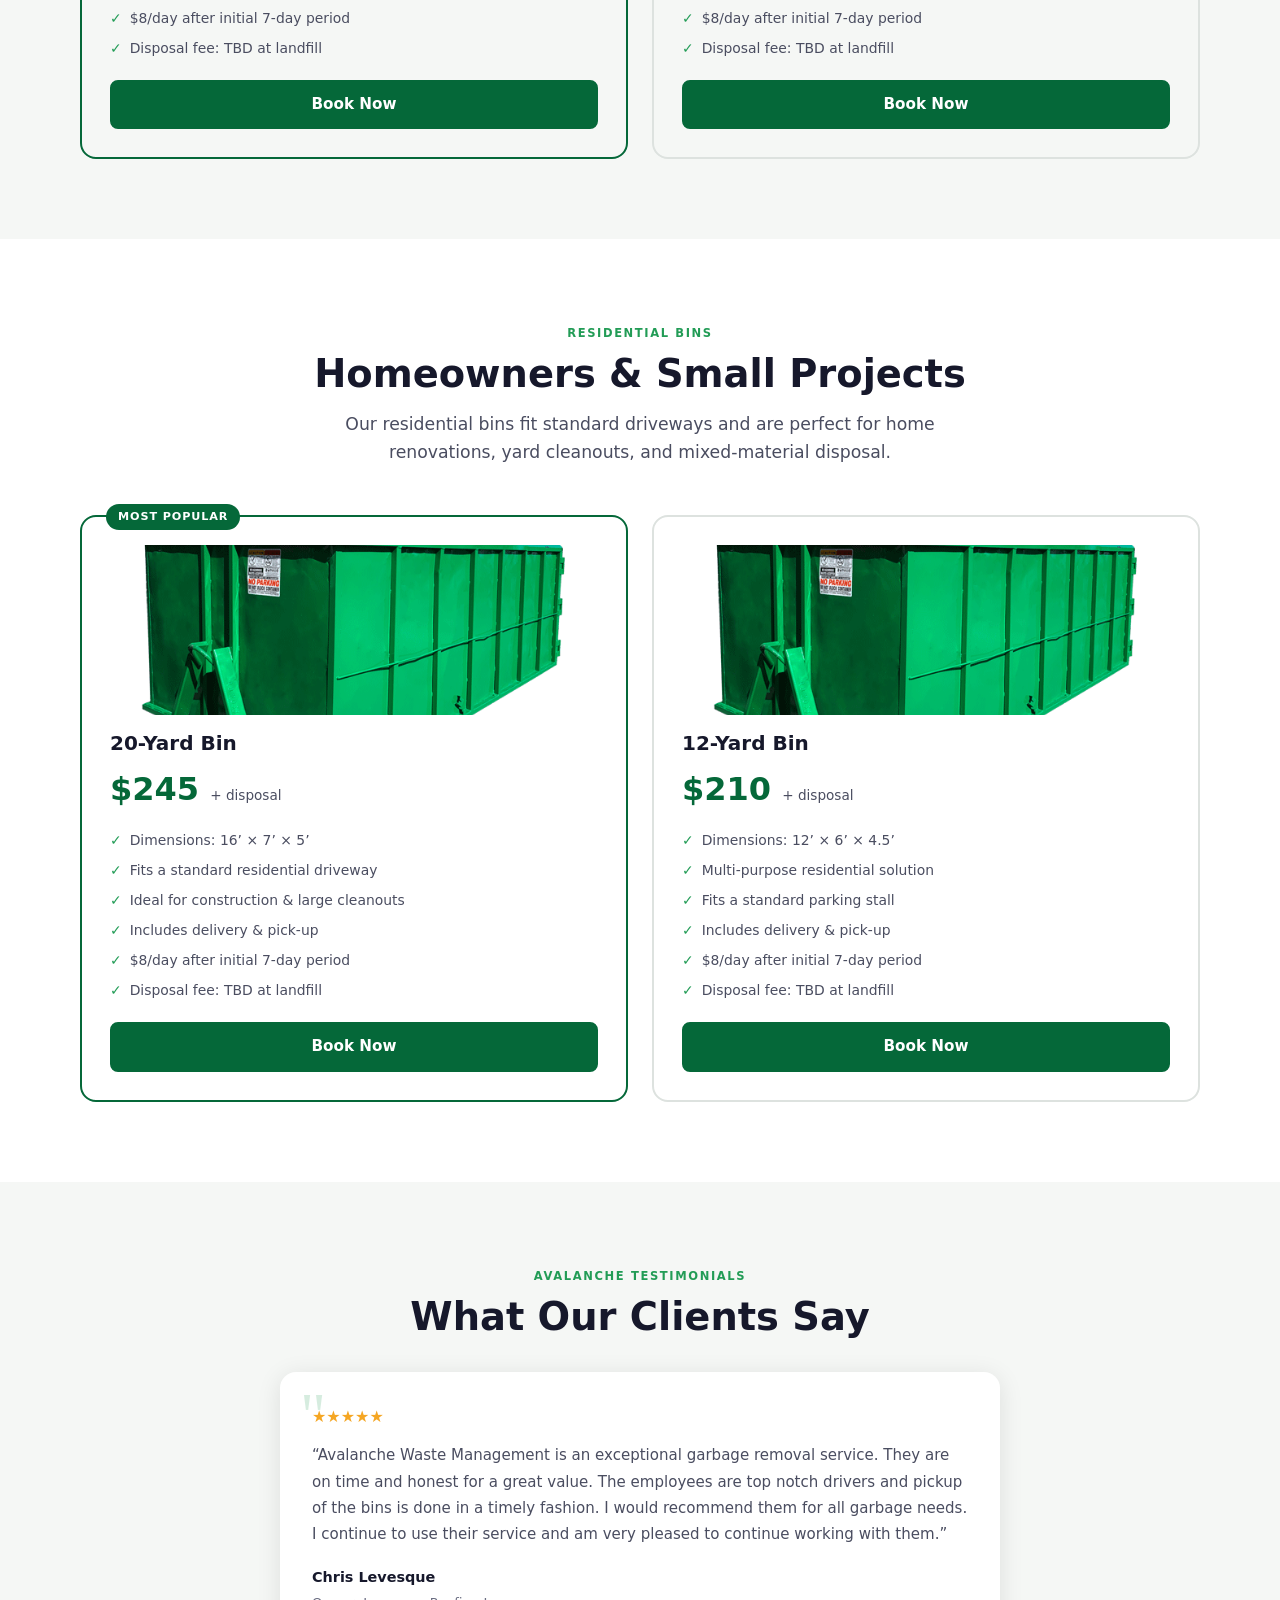
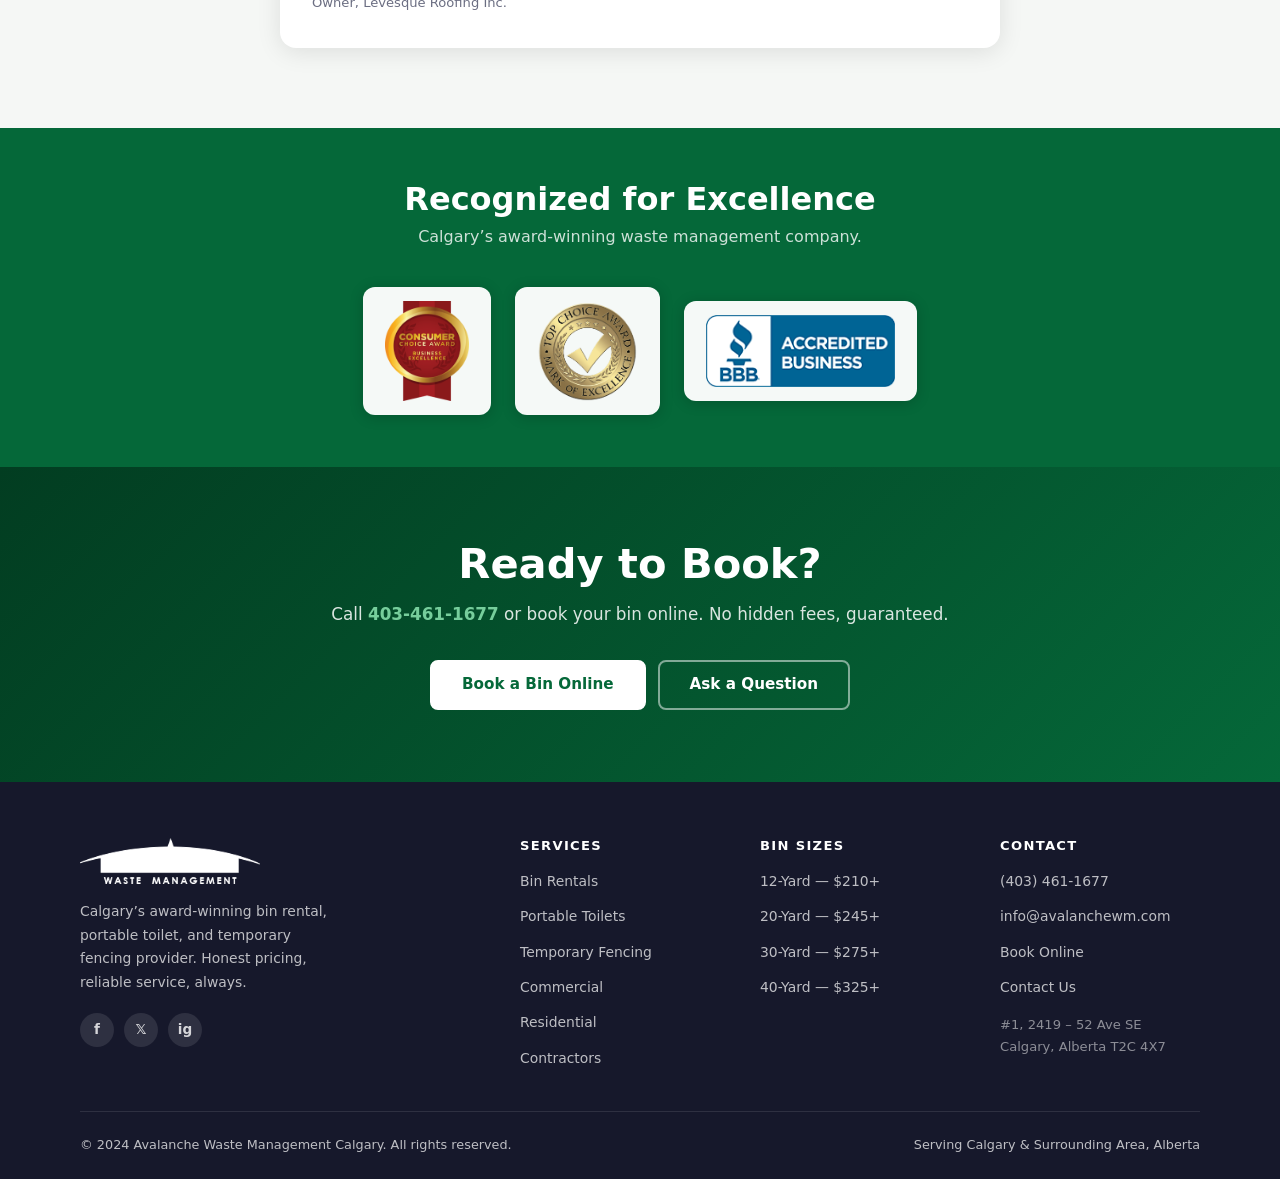
<file: rentals.html>
<!DOCTYPE html>
<html lang="en">
<head>
  <meta charset="UTF-8" />
  <meta name="viewport" content="width=device-width, initial-scale=1.0" />
  <title>Bin Rentals & Pricing | Avalanche Waste Management Calgary</title>
  <meta name="description" content="Affordable bin rental rates in Calgary. 12, 20, 30, and 40-yard roll-off bins. Prices include delivery and pick-up. No hidden fees. Book online or call 403-461-1677." />
  <link rel="icon" type="image/png" href="assets/logo.png" />
  <link rel="stylesheet" href="assets/style.css" />
  <meta property="og:type" content="website" />
  <meta property="og:title" content="Bin Rentals & Pricing | Avalanche Waste Management Calgary" />
  <meta property="og:description" content="Affordable bin rental rates in Calgary. 12, 20, 30, and 40-yard roll-off bins. Prices include delivery and pick-up. No hidden fees. Book online or call 403-461-1677." />
  <meta property="og:image" content="assets/service-bins.jpg" />
  <meta name="twitter:card" content="summary_large_image" />
</head>
<body>

  <div class="topbar">
    Award-winning Calgary Waste Management &nbsp;&middot;&nbsp;
    <a href="tel:4034611677">&#128222; 403-461-1677</a>
    &nbsp;&middot;&nbsp;
    <a href="mailto:info@avalanchewm.com">info@avalanchewm.com</a>
  </div>

  <nav class="site-nav">
    <div class="nav-inner">
      <a class="nav-logo" href="index.html"><img src="assets/logo.png" alt="Avalanche Waste Management" /></a>
      <input type="checkbox" id="nav-toggle" />
      <label class="hamburger" for="nav-toggle"><span></span><span></span><span></span></label>
      <ul class="nav-menu">
        <li class="nav-item"><a class="nav-link" href="index.html">Home</a></li>
        <li class="nav-item"><a class="nav-link" href="about.html">About</a></li>
        <li class="nav-item dropdown">
          <a class="nav-link" href="#">Services <span class="caret">&#9660;</span></a>
          <div class="dropdown-menu">
            <a class="dropdown-item" href="commercial-services.html">Commercial Services</a>
            <a class="dropdown-item" href="residential-services.html">Residential Services</a>
          </div>
        </li>
        <li class="nav-item dropdown">
          <a class="nav-link active" href="rentals.html">Bin Rentals <span class="caret">&#9660;</span></a>
          <div class="dropdown-menu">
            <a class="dropdown-item" href="rentals.html#yard40">40-Yard Bin</a>
            <a class="dropdown-item" href="rentals.html#yard30">30-Yard Bin</a>
            <a class="dropdown-item" href="rentals.html#yard20">20-Yard Bin</a>
            <a class="dropdown-item" href="rentals.html#yard12">12-Yard Bin</a>
          </div>
        </li>
        <li class="nav-item"><a class="nav-link" href="portable-toilets.html">Portable Toilets</a></li>
        <li class="nav-item"><a class="nav-link" href="temporary-fencing.html">Temporary Fencing</a></li>
        <li class="nav-item"><a class="nav-link" href="contractor.html">Contractors</a></li>
        <li class="nav-item"><a class="nav-link" href="contact.html">Contact</a></li>
      </ul>
      <div class="nav-right">
        <a class="nav-phone" href="tel:4034611677">403-461-1677</a>
        <a class="btn btn-primary btn-sm" href="booking.html">Book Now</a>
      </div>
    </div>
  </nav>

  <!-- ── Hero ───────────────────────────────────────────── -->
  <section class="page-hero">
    <div class="container page-hero-content">
      <p class="breadcrumb"><a href="index.html">Home</a> &rsaquo; Bin Rentals</p>
      <h1>AWM Rental Rates</h1>
      <p>Affordable pricing on bin rentals &amp; packages. All prices include delivery and pick-up &mdash; no hidden fees, no fuel surcharges.</p>
      <div class="btn-group">
        <a class="btn btn-white" href="booking.html">Book Today</a>
        <a class="btn btn-ghost" href="tel:4034611677">Call 403-461-1677</a>
      </div>
    </div>
  </section>

  <!-- ── Pricing intro ──────────────────────────────────── -->
  <section class="section-sm">
    <div class="container text-center">
      <span class="label">Selecting the Right Dumpster Rental Solution</span>
      <h2 class="h2">Calgary&rsquo;s Best Bin Rental Solution</h2>
      <p class="lead mx-auto">We are Calgary&rsquo;s best bin rental solution. We have a variety of different junk removal and roll-off bin sizes to choose from. A large majority of junk and waste we haul is recycled and repurposed, diverting it from landfills.</p>
      <div class="notice mt-16 mx-auto" style="max-width:700px;text-align:left;">
        <strong>Pricing note:</strong> Starting prices include delivery and pick-up. Disposal fees (TBD) are determined at the landfill based on weight and material type. Bins kept beyond 7 days incur a $8/day extension fee.
      </div>
    </div>
  </section>

  <!-- ── Commercial Bins ────────────────────────────────── -->
  <section class="section bg-light">
    <div class="container">
      <div class="text-center mb-48">
        <span class="label">Commercial Bins</span>
        <h2 class="h2">Contractors &amp; Builders</h2>
        <p class="lead mx-auto">Our larger bins are designed for high-volume commercial work &mdash; shake tear-offs, major renovations, and large construction projects.</p>
      </div>
      <div class="pricing-grid">
        <div class="pricing-card featured" id="yard40">
          <div class="badge">Contractors Exclusive</div>
          <img src="assets/bin-commercial.png" alt="40-yard commercial bin" loading="lazy" />
          <h3>40-Yard Bin</h3>
          <div class="price">$325 <small>+ disposal</small></div>
          <ul class="spec-list">
            <li>Dimensions: 21&rsquo; &times; 7.5&rsquo; &times; 7&rsquo;</li>
            <li>High-capacity for shake tear-offs</li>
            <li>Reserved for contractors &amp; builders</li>
            <li>Includes delivery &amp; pick-up</li>
            <li>$8/day after initial 7-day period</li>
            <li>Disposal fee: TBD at landfill</li>
          </ul>
          <a class="btn btn-primary btn-block" href="booking.html">Book Now</a>
        </div>
        <div class="pricing-card" id="yard30">
          <img src="assets/bin-commercial.png" alt="30-yard commercial bin" loading="lazy" />
          <h3>30-Yard Bin</h3>
          <div class="price">$275 <small>+ disposal</small></div>
          <ul class="spec-list">
            <li>Dimensions: 16&rsquo; &times; 8&rsquo; &times; 6&rsquo;</li>
            <li>Roofing, demo, large reno projects</li>
            <li>Contractors &amp; builders</li>
            <li>Includes delivery &amp; pick-up</li>
            <li>$8/day after initial 7-day period</li>
            <li>Disposal fee: TBD at landfill</li>
          </ul>
          <a class="btn btn-primary btn-block" href="booking.html">Book Now</a>
        </div>
      </div>
    </div>
  </section>

  <!-- ── Residential Bins ────────────────────────────────── -->
  <section class="section">
    <div class="container">
      <div class="text-center mb-48">
        <span class="label">Residential Bins</span>
        <h2 class="h2">Homeowners &amp; Small Projects</h2>
        <p class="lead mx-auto">Our residential bins fit standard driveways and are perfect for home renovations, yard cleanouts, and mixed-material disposal.</p>
      </div>
      <div class="pricing-grid">
        <div class="pricing-card featured" id="yard20">
          <div class="badge">Most Popular</div>
          <img src="assets/bin-residential.png" alt="20-yard residential bin" loading="lazy" />
          <h3>20-Yard Bin</h3>
          <div class="price">$245 <small>+ disposal</small></div>
          <ul class="spec-list">
            <li>Dimensions: 16&rsquo; &times; 7&rsquo; &times; 5&rsquo;</li>
            <li>Fits a standard residential driveway</li>
            <li>Ideal for construction &amp; large cleanouts</li>
            <li>Includes delivery &amp; pick-up</li>
            <li>$8/day after initial 7-day period</li>
            <li>Disposal fee: TBD at landfill</li>
          </ul>
          <a class="btn btn-primary btn-block" href="booking.html">Book Now</a>
        </div>
        <div class="pricing-card" id="yard12">
          <img src="assets/bin-residential.png" alt="12-yard residential bin" loading="lazy" />
          <h3>12-Yard Bin</h3>
          <div class="price">$210 <small>+ disposal</small></div>
          <ul class="spec-list">
            <li>Dimensions: 12&rsquo; &times; 6&rsquo; &times; 4.5&rsquo;</li>
            <li>Multi-purpose residential solution</li>
            <li>Fits a standard parking stall</li>
            <li>Includes delivery &amp; pick-up</li>
            <li>$8/day after initial 7-day period</li>
            <li>Disposal fee: TBD at landfill</li>
          </ul>
          <a class="btn btn-primary btn-block" href="booking.html">Book Now</a>
        </div>
      </div>
    </div>
  </section>

  <!-- ── Testimonial ────────────────────────────────────── -->
  <section class="section bg-light">
    <div class="container" style="max-width:760px;">
      <div class="text-center mb-32">
        <span class="label">AVALANCHE TESTIMONIALS</span>
        <h2 class="h2">What Our Clients Say</h2>
      </div>
      <div class="testimonial-block">
        <div class="testimonial-stars">&#9733;&#9733;&#9733;&#9733;&#9733;</div>
        <p class="testimonial-text">&ldquo;Avalanche Waste Management is an exceptional garbage removal service. They are on time and honest for a great value. The employees are top notch drivers and pickup of the bins is done in a timely fashion. I would recommend them for all garbage needs. I continue to use their service and am very pleased to continue working with them.&rdquo;</p>
        <div class="testimonial-author"><strong>Chris Levesque</strong><span>Owner, Levesque Roofing Inc.</span></div>
      </div>
    </div>
  </section>

  <!-- ── Awards ─────────────────────────────────────────── -->
  <section class="awards-bar">
    <div class="container">
      <h2>Recognized for Excellence</h2>
      <p>Calgary&rsquo;s award-winning waste management company.</p>
      <div class="awards-logos">
        <div><img src="assets/award-consumer-choice.png" alt="2020 Consumer Choice Award" /></div>
        <div><img src="assets/award-top-choice.png" alt="2018-2019 Top Choice Award" /></div>
        <div class="award-bbb"><img src="assets/bbb-logo.png" alt="BBB Accredited Business" /></div>
      </div>
    </div>
  </section>

  <!-- ── CTA ────────────────────────────────────────────── -->
  <section class="cta-banner">
    <h2>Ready to Book?</h2>
    <p>Call <a href="tel:4034611677" style="color:#8be5b0;font-weight:700;">403-461-1677</a> or book your bin online. No hidden fees, guaranteed.</p>
    <div class="btn-group" style="justify-content:center;">
      <a class="btn btn-white" href="booking.html">Book a Bin Online</a>
      <a class="btn btn-ghost" href="contact.html">Ask a Question</a>
    </div>
  </section>

  <!-- ── Footer ─────────────────────────────────────────── -->
  <footer class="site-footer">
    <div class="container">
      <div class="footer-grid">
        <div class="footer-brand">
          <img src="assets/logo.png" alt="Avalanche Waste Management" />
          <p>Calgary&rsquo;s award-winning bin rental, portable toilet, and temporary fencing provider. Honest pricing, reliable service, always.</p>
          <div class="footer-social">
            <a href="https://www.facebook.com/Avalanche-Waste-Management-693811640731460" target="_blank" rel="noopener" aria-label="Facebook">f</a>
            <a href="https://twitter.com/avalanche_waste" target="_blank" rel="noopener" aria-label="Twitter">&#120143;</a>
            <a href="https://instagram.com/avalanche_waste" target="_blank" rel="noopener" aria-label="Instagram">ig</a>
          </div>
        </div>
        <div class="footer-col">
          <h4>Services</h4>
          <ul>
            <li><a href="rentals.html">Bin Rentals</a></li>
            <li><a href="portable-toilets.html">Portable Toilets</a></li>
            <li><a href="temporary-fencing.html">Temporary Fencing</a></li>
            <li><a href="commercial-services.html">Commercial</a></li>
            <li><a href="residential-services.html">Residential</a></li>
            <li><a href="contractor.html">Contractors</a></li>
          </ul>
        </div>
        <div class="footer-col">
          <h4>Bin Sizes</h4>
          <ul>
            <li><a href="rentals.html#yard12">12-Yard &mdash; $210+</a></li>
            <li><a href="rentals.html#yard20">20-Yard &mdash; $245+</a></li>
            <li><a href="rentals.html#yard30">30-Yard &mdash; $275+</a></li>
            <li><a href="rentals.html#yard40">40-Yard &mdash; $325+</a></li>
          </ul>
        </div>
        <div class="footer-col">
          <h4>Contact</h4>
          <ul>
            <li><a href="tel:4034611677">(403) 461-1677</a></li>
            <li><a href="mailto:info@avalanchewm.com">info@avalanchewm.com</a></li>
            <li><a href="booking.html">Book Online</a></li>
            <li><a href="contact.html">Contact Us</a></li>
          </ul>
          <p style="font-size:.82rem;margin-top:14px;opacity:.7;">#1, 2419 &ndash; 52 Ave SE<br/>Calgary, Alberta T2C 4X7</p>
        </div>
      </div>
      <div class="footer-bottom">
        <p>&copy; 2024 Avalanche Waste Management Calgary. All rights reserved.</p>
        <p>Serving Calgary &amp; Surrounding Area, Alberta</p>
      </div>
    </div>
  </footer>

  <!-- ── Mobile nav auto-close ──────────────────────────
       The CSS-only checkbox hack keeps the menu open after
       a link tap. This script unchecks the toggle whenever
       any nav link (including dropdown items) is clicked.
  ─────────────────────────────────────────────────────── -->
  <script>
    (function () {
      var toggle = document.getElementById('nav-toggle');
      if (!toggle) return;
      document.querySelectorAll('.nav-link, .dropdown-item').forEach(function (el) {
        el.addEventListener('click', function () {
          toggle.checked = false;
        });
      });
    })();
  </script>

</body>
</html>
</file>
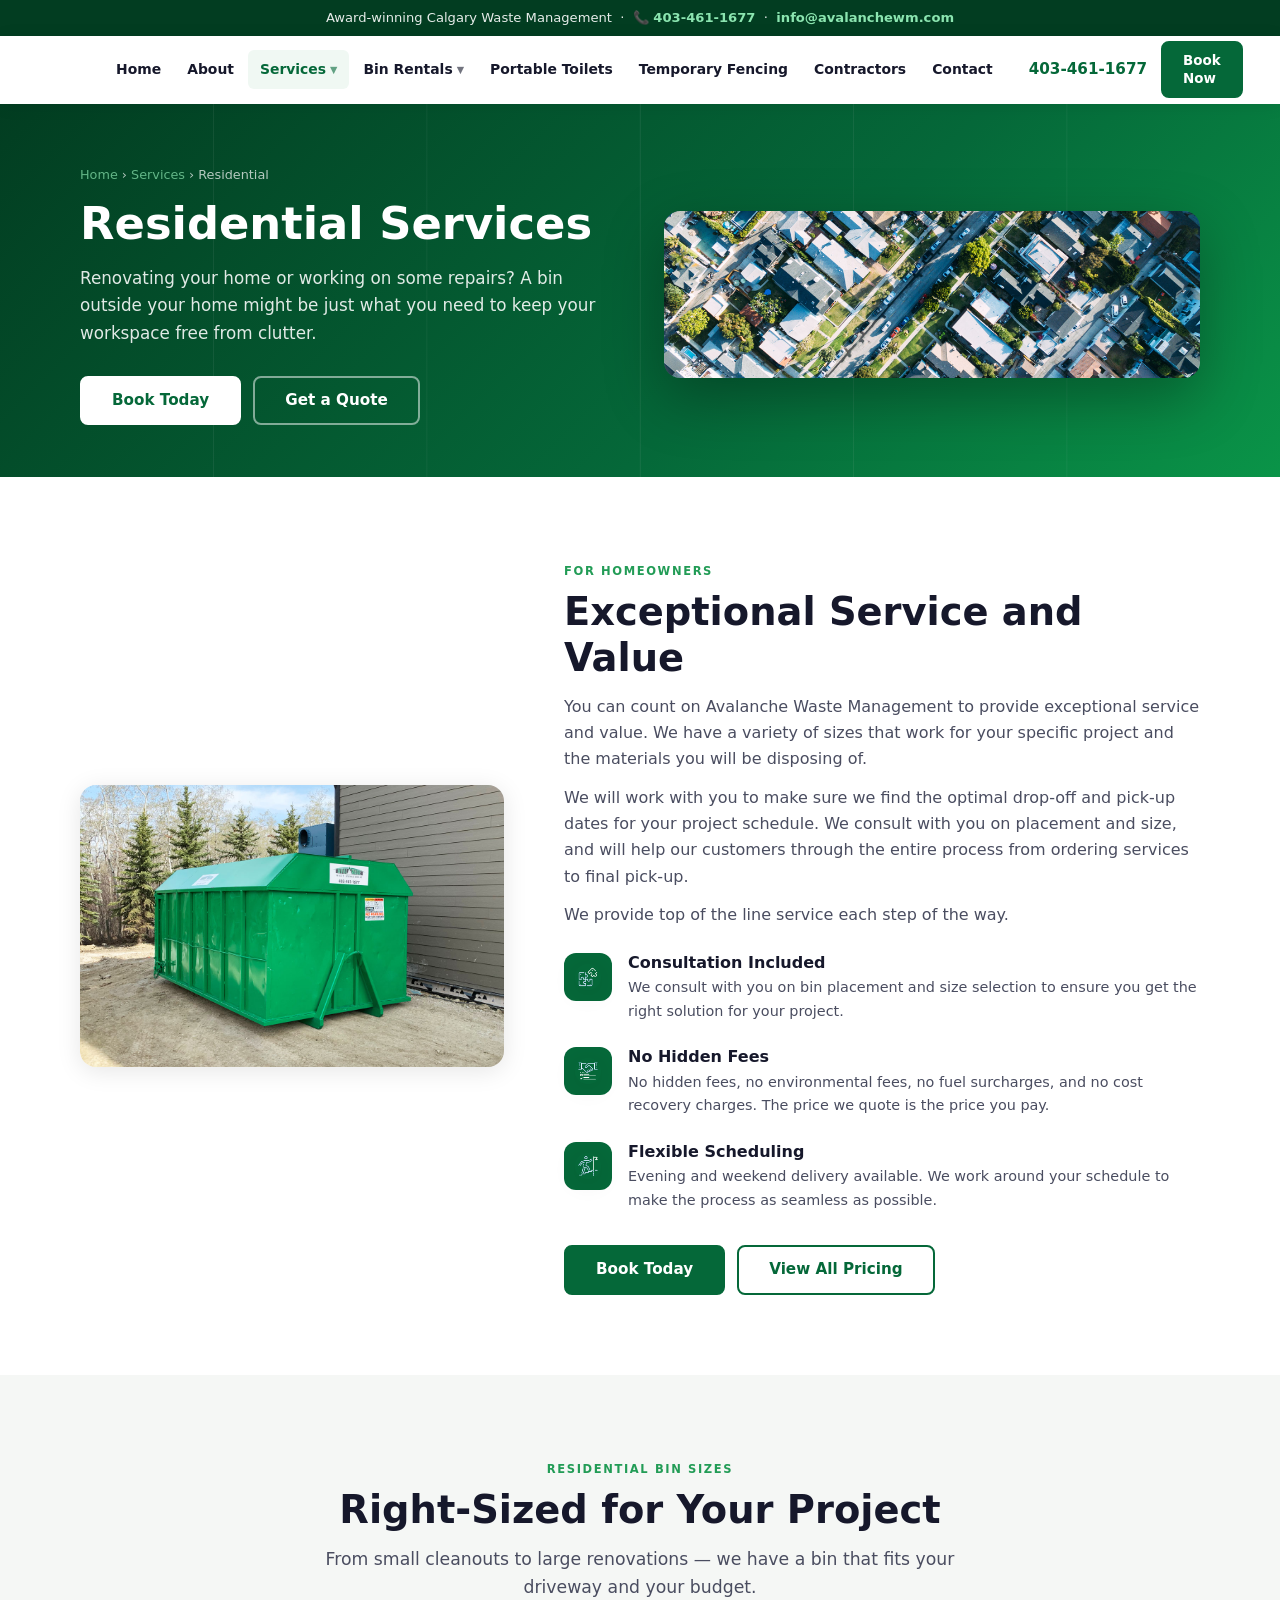
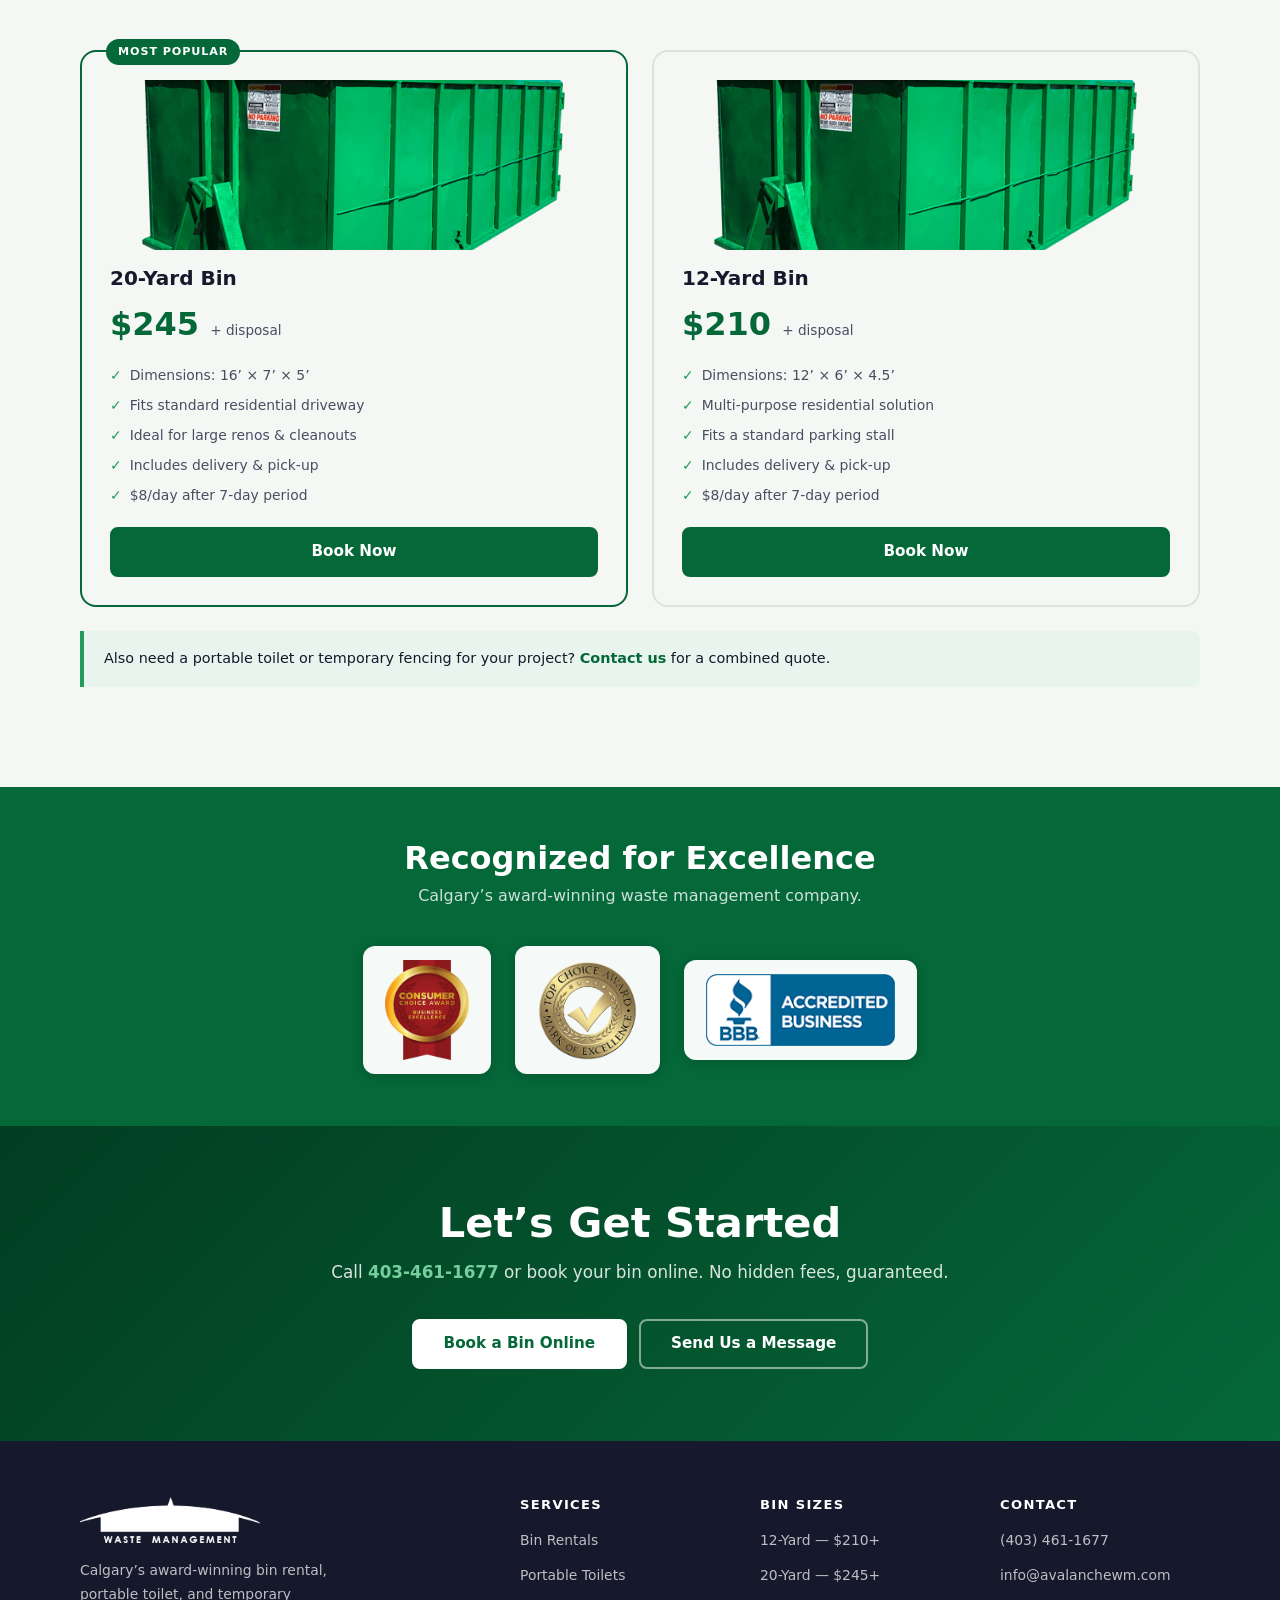
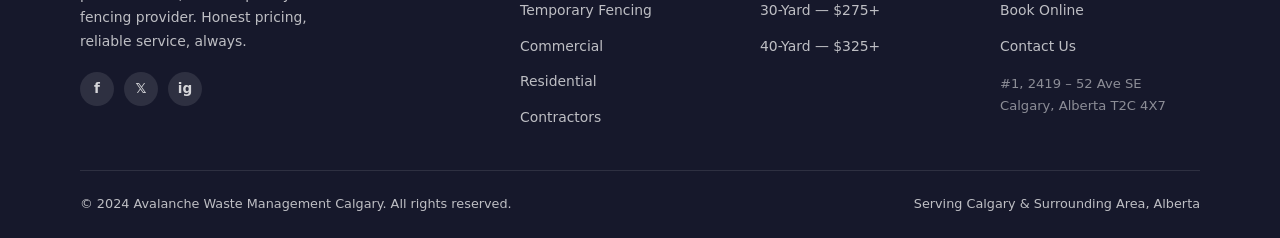
<file: residential-services.html>
<!DOCTYPE html>
<html lang="en">
<head>
  <meta charset="UTF-8" />
  <meta name="viewport" content="width=device-width, initial-scale=1.0" />
  <title>Residential Services | Avalanche Waste Management Calgary</title>
  <meta name="description" content="Bin rentals for Calgary homeowners — renovations, repairs, and cleanouts. Transparent pricing, no hidden fees. Call 403-461-1677." />
  <link rel="icon" type="image/png" href="assets/logo.png" />
  <link rel="stylesheet" href="assets/style.css" />
  <meta property="og:type" content="website" />
  <meta property="og:title" content="Residential Services | Avalanche Waste Management Calgary" />
  <meta property="og:description" content="Bin rentals for Calgary homeowners — renovations, repairs, and cleanouts. Transparent pricing, no hidden fees. Call 403-461-1677." />
  <meta property="og:image" content="assets/residential-banner.jpg" />
  <meta name="twitter:card" content="summary_large_image" />
</head>
<body>

  <div class="topbar">
    Award-winning Calgary Waste Management &nbsp;&middot;&nbsp;
    <a href="tel:4034611677">&#128222; 403-461-1677</a>
    &nbsp;&middot;&nbsp;
    <a href="mailto:info@avalanchewm.com">info@avalanchewm.com</a>
  </div>

  <nav class="site-nav">
    <div class="nav-inner">
      <a class="nav-logo" href="index.html"><img src="assets/logo.png" alt="Avalanche Waste Management" /></a>
      <input type="checkbox" id="nav-toggle" />
      <label class="hamburger" for="nav-toggle"><span></span><span></span><span></span></label>
      <ul class="nav-menu">
        <li class="nav-item"><a class="nav-link" href="index.html">Home</a></li>
        <li class="nav-item"><a class="nav-link" href="about.html">About</a></li>
        <li class="nav-item dropdown">
          <a class="nav-link active" href="#">Services <span class="caret">&#9660;</span></a>
          <div class="dropdown-menu">
            <a class="dropdown-item" href="commercial-services.html">Commercial Services</a>
            <a class="dropdown-item" href="residential-services.html">Residential Services</a>
          </div>
        </li>
        <li class="nav-item dropdown">
          <a class="nav-link" href="rentals.html">Bin Rentals <span class="caret">&#9660;</span></a>
          <div class="dropdown-menu">
            <a class="dropdown-item" href="rentals.html#yard40">40-Yard Bin</a>
            <a class="dropdown-item" href="rentals.html#yard30">30-Yard Bin</a>
            <a class="dropdown-item" href="rentals.html#yard20">20-Yard Bin</a>
            <a class="dropdown-item" href="rentals.html#yard12">12-Yard Bin</a>
          </div>
        </li>
        <li class="nav-item"><a class="nav-link" href="portable-toilets.html">Portable Toilets</a></li>
        <li class="nav-item"><a class="nav-link" href="temporary-fencing.html">Temporary Fencing</a></li>
        <li class="nav-item"><a class="nav-link" href="contractor.html">Contractors</a></li>
        <li class="nav-item"><a class="nav-link" href="contact.html">Contact</a></li>
      </ul>
      <div class="nav-right">
        <a class="nav-phone" href="tel:4034611677">403-461-1677</a>
        <a class="btn btn-primary btn-sm" href="booking.html">Book Now</a>
      </div>
    </div>
  </nav>

  <!-- ── Hero ───────────────────────────────────────────── -->
  <section class="page-hero">
    <div class="container">
      <div class="page-hero-content page-hero-photo">
        <div>
          <p class="breadcrumb"><a href="index.html">Home</a> &rsaquo; <a href="#">Services</a> &rsaquo; Residential</p>
          <h1>Residential Services</h1>
          <p>Renovating your home or working on some repairs? A bin outside your home might be just what you need to keep your workspace free from clutter.</p>
          <div class="btn-group">
            <a class="btn btn-white" href="booking.html">Book Today</a>
            <a class="btn btn-ghost" href="contact.html">Get a Quote</a>
          </div>
        </div>
        <div>
          <img src="assets/residential-banner.jpg" alt="Residential bin rental Calgary" loading="eager" />
        </div>
      </div>
    </div>
  </section>

  <!-- ── Overview ───────────────────────────────────────── -->
  <section class="section">
    <div class="container">
      <div class="split split-2-3">
        <div class="hide-mobile">
          <img src="assets/bin-residential-photo.jpg" alt="Residential bin delivery" style="max-height:460px;" loading="lazy" />
        </div>
        <div>
          <span class="label">For Homeowners</span>
          <h2 class="h2">Exceptional Service and Value</h2>
          <p style="color:var(--gray);margin-top:12px;">You can count on Avalanche Waste Management to provide exceptional service and value. We have a variety of sizes that work for your specific project and the materials you will be disposing of.</p>
          <p style="color:var(--gray);margin-top:12px;">We will work with you to make sure we find the optimal drop-off and pick-up dates for your project schedule. We consult with you on placement and size, and will help our customers through the entire process from ordering services to final pick-up.</p>
          <p style="color:var(--gray);margin-top:12px;">We provide top of the line service each step of the way.</p>

          <div class="feature-list mt-24">
            <div class="feature-item">
              <div class="feature-icon"><img src="assets/icon-honesty.png" alt="" /></div>
              <div class="feature-text">
                <h4>Consultation Included</h4>
                <p>We consult with you on bin placement and size selection to ensure you get the right solution for your project.</p>
              </div>
            </div>
            <div class="feature-item">
              <div class="feature-icon"><img src="assets/icon-fair-pricing.png" alt="" /></div>
              <div class="feature-text">
                <h4>No Hidden Fees</h4>
                <p>No hidden fees, no environmental fees, no fuel surcharges, and no cost recovery charges. The price we quote is the price you pay.</p>
              </div>
            </div>
            <div class="feature-item">
              <div class="feature-icon"><img src="assets/icon-quality.png" alt="" /></div>
              <div class="feature-text">
                <h4>Flexible Scheduling</h4>
                <p>Evening and weekend delivery available. We work around your schedule to make the process as seamless as possible.</p>
              </div>
            </div>
          </div>

          <div class="btn-group mt-32">
            <a class="btn btn-primary" href="booking.html">Book Today</a>
            <a class="btn btn-outline" href="rentals.html">View All Pricing</a>
          </div>
        </div>
      </div>
    </div>
  </section>

  <!-- ── Residential Bins ────────────────────────────────── -->
  <section class="section bg-light">
    <div class="container">
      <div class="text-center mb-48">
        <span class="label">Residential Bin Sizes</span>
        <h2 class="h2">Right-Sized for Your Project</h2>
        <p class="lead mx-auto">From small cleanouts to large renovations &mdash; we have a bin that fits your driveway and your budget.</p>
      </div>
      <div class="pricing-grid">
        <div class="pricing-card featured" id="res-y20">
          <div class="badge">Most Popular</div>
          <img src="assets/bin-residential.png" alt="20-yard bin" loading="lazy" />
          <h3>20-Yard Bin</h3>
          <div class="price">$245 <small>+ disposal</small></div>
          <ul class="spec-list">
            <li>Dimensions: 16&rsquo; &times; 7&rsquo; &times; 5&rsquo;</li>
            <li>Fits standard residential driveway</li>
            <li>Ideal for large renos &amp; cleanouts</li>
            <li>Includes delivery &amp; pick-up</li>
            <li>$8/day after 7-day period</li>
          </ul>
          <a class="btn btn-primary btn-block" href="booking.html">Book Now</a>
        </div>
        <div class="pricing-card" id="res-y12">
          <img src="assets/bin-residential.png" alt="12-yard bin" loading="lazy" />
          <h3>12-Yard Bin</h3>
          <div class="price">$210 <small>+ disposal</small></div>
          <ul class="spec-list">
            <li>Dimensions: 12&rsquo; &times; 6&rsquo; &times; 4.5&rsquo;</li>
            <li>Multi-purpose residential solution</li>
            <li>Fits a standard parking stall</li>
            <li>Includes delivery &amp; pick-up</li>
            <li>$8/day after 7-day period</li>
          </ul>
          <a class="btn btn-primary btn-block" href="booking.html">Book Now</a>
        </div>
      </div>
      <div class="notice mt-24">Also need a portable toilet or temporary fencing for your project? <a href="contact.html" style="color:var(--green);font-weight:700;">Contact us</a> for a combined quote.</div>
    </div>
  </section>

  <!-- ── Awards ─────────────────────────────────────────── -->
  <section class="awards-bar">
    <div class="container">
      <h2>Recognized for Excellence</h2>
      <p>Calgary&rsquo;s award-winning waste management company.</p>
      <div class="awards-logos">
        <div><img src="assets/award-consumer-choice.png" alt="2020 Consumer Choice Award" /></div>
        <div><img src="assets/award-top-choice.png" alt="2018-2019 Top Choice Award" /></div>
        <div class="award-bbb"><img src="assets/bbb-logo.png" alt="BBB Accredited Business" /></div>
      </div>
    </div>
  </section>

  <!-- ── CTA ────────────────────────────────────────────── -->
  <section class="cta-banner">
    <h2>Let&rsquo;s Get Started</h2>
    <p>Call <a href="tel:4034611677" style="color:#8be5b0;font-weight:700;">403-461-1677</a> or book your bin online. No hidden fees, guaranteed.</p>
    <div class="btn-group" style="justify-content:center;">
      <a class="btn btn-white" href="booking.html">Book a Bin Online</a>
      <a class="btn btn-ghost" href="contact.html">Send Us a Message</a>
    </div>
  </section>

  <!-- ── Footer ─────────────────────────────────────────── -->
  <footer class="site-footer">
    <div class="container">
      <div class="footer-grid">
        <div class="footer-brand">
          <img src="assets/logo.png" alt="Avalanche Waste Management" />
          <p>Calgary&rsquo;s award-winning bin rental, portable toilet, and temporary fencing provider. Honest pricing, reliable service, always.</p>
          <div class="footer-social">
            <a href="https://www.facebook.com/Avalanche-Waste-Management-693811640731460" target="_blank" rel="noopener" aria-label="Facebook">f</a>
            <a href="https://twitter.com/avalanche_waste" target="_blank" rel="noopener" aria-label="Twitter">&#120143;</a>
            <a href="https://instagram.com/avalanche_waste" target="_blank" rel="noopener" aria-label="Instagram">ig</a>
          </div>
        </div>
        <div class="footer-col">
          <h4>Services</h4>
          <ul>
            <li><a href="rentals.html">Bin Rentals</a></li>
            <li><a href="portable-toilets.html">Portable Toilets</a></li>
            <li><a href="temporary-fencing.html">Temporary Fencing</a></li>
            <li><a href="commercial-services.html">Commercial</a></li>
            <li><a href="residential-services.html">Residential</a></li>
            <li><a href="contractor.html">Contractors</a></li>
          </ul>
        </div>
        <div class="footer-col">
          <h4>Bin Sizes</h4>
          <ul>
            <li><a href="rentals.html#yard12">12-Yard &mdash; $210+</a></li>
            <li><a href="rentals.html#yard20">20-Yard &mdash; $245+</a></li>
            <li><a href="rentals.html#yard30">30-Yard &mdash; $275+</a></li>
            <li><a href="rentals.html#yard40">40-Yard &mdash; $325+</a></li>
          </ul>
        </div>
        <div class="footer-col">
          <h4>Contact</h4>
          <ul>
            <li><a href="tel:4034611677">(403) 461-1677</a></li>
            <li><a href="mailto:info@avalanchewm.com">info@avalanchewm.com</a></li>
            <li><a href="booking.html">Book Online</a></li>
            <li><a href="contact.html">Contact Us</a></li>
          </ul>
          <p style="font-size:.82rem;margin-top:14px;opacity:.7;">#1, 2419 &ndash; 52 Ave SE<br/>Calgary, Alberta T2C 4X7</p>
        </div>
      </div>
      <div class="footer-bottom">
        <p>&copy; 2024 Avalanche Waste Management Calgary. All rights reserved.</p>
        <p>Serving Calgary &amp; Surrounding Area, Alberta</p>
      </div>
    </div>
  </footer>

  <!-- ── Mobile nav auto-close ──────────────────────────
       The CSS-only checkbox hack keeps the menu open after
       a link tap. This script unchecks the toggle whenever
       any nav link (including dropdown items) is clicked.
  ─────────────────────────────────────────────────────── -->
  <script>
    (function () {
      var toggle = document.getElementById('nav-toggle');
      if (!toggle) return;
      document.querySelectorAll('.nav-link, .dropdown-item').forEach(function (el) {
        el.addEventListener('click', function () {
          toggle.checked = false;
        });
      });
    })();
  </script>

</body>
</html>
</file>
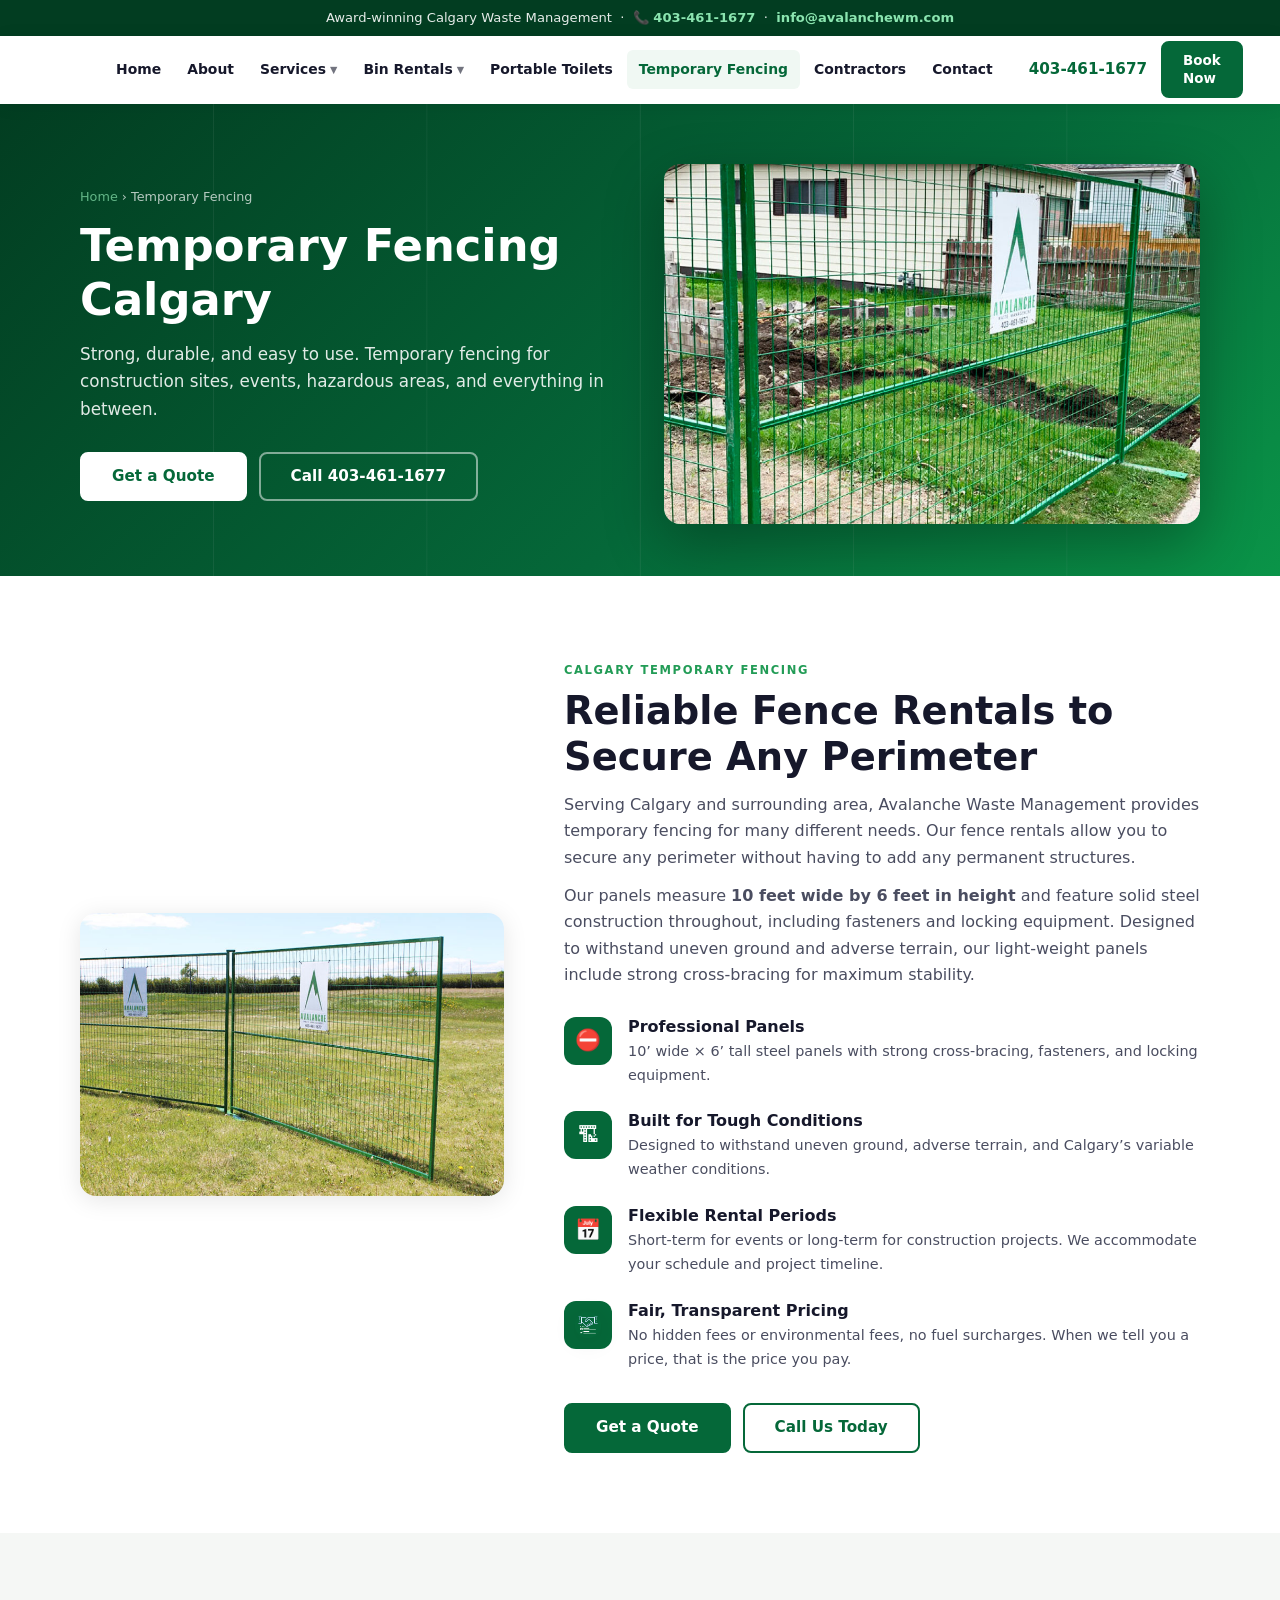
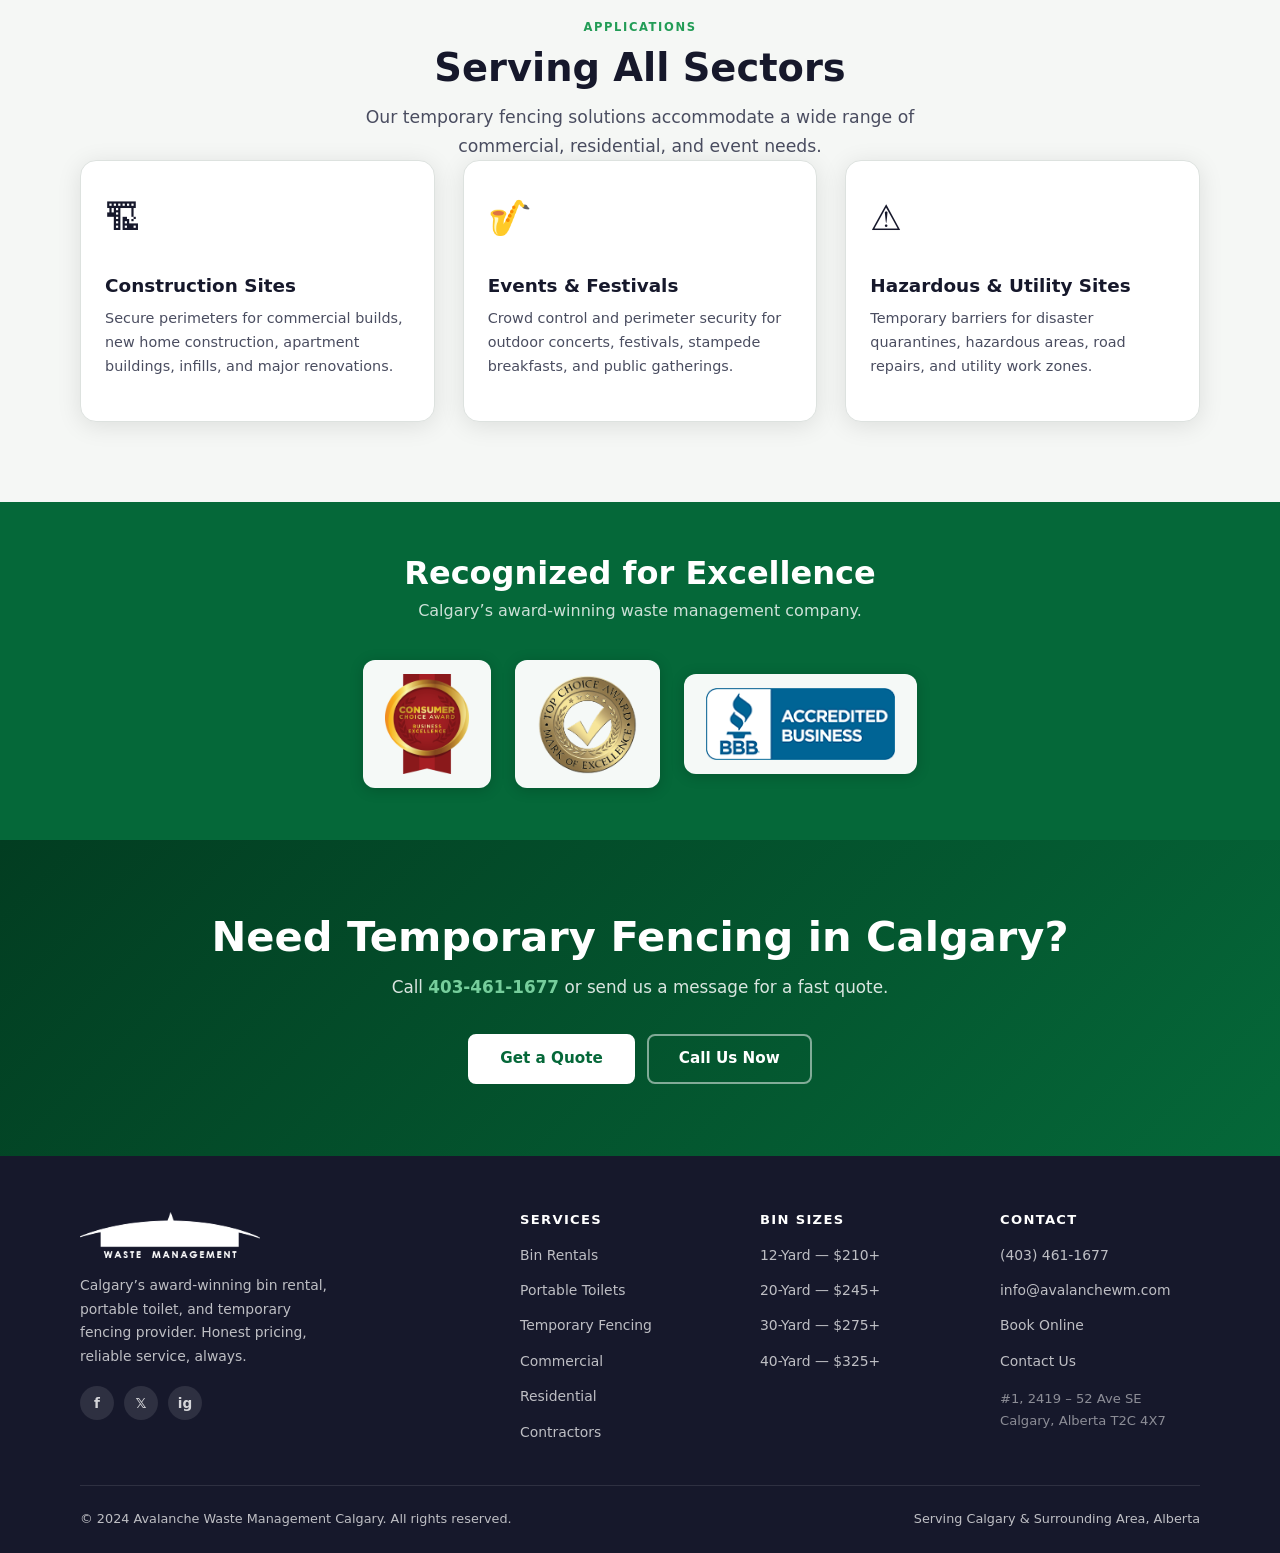
<file: temporary-fencing.html>
<!DOCTYPE html>
<html lang="en">
<head>
  <meta charset="UTF-8" />
  <meta name="viewport" content="width=device-width, initial-scale=1.0" />
  <title>Temporary Fencing Calgary | Avalanche Waste Management Calgary</title>
  <meta name="description" content="Temporary fence rentals in Calgary — strong, durable, easy-to-use 10'x6' steel panels. Construction, events, hazardous sites. Call 403-461-1677." />
  <link rel="icon" type="image/png" href="assets/logo.png" />
  <link rel="stylesheet" href="assets/style.css" />
  <meta property="og:type" content="website" />
  <meta property="og:title" content="Temporary Fencing Calgary | Avalanche Waste Management Calgary" />
  <meta property="og:description" content="Temporary fence rentals in Calgary — strong, durable, easy-to-use 10'x6' steel panels. Construction, events, hazardous sites. Call 403-461-1677." />
  <meta property="og:image" content="assets/service-fence.jpg" />
  <meta name="twitter:card" content="summary_large_image" />
</head>
<body>

  <div class="topbar">
    Award-winning Calgary Waste Management &nbsp;&middot;&nbsp;
    <a href="tel:4034611677">&#128222; 403-461-1677</a>
    &nbsp;&middot;&nbsp;
    <a href="mailto:info@avalanchewm.com">info@avalanchewm.com</a>
  </div>

  <nav class="site-nav">
    <div class="nav-inner">
      <a class="nav-logo" href="index.html"><img src="assets/logo.png" alt="Avalanche Waste Management" /></a>
      <input type="checkbox" id="nav-toggle" />
      <label class="hamburger" for="nav-toggle"><span></span><span></span><span></span></label>
      <ul class="nav-menu">
        <li class="nav-item"><a class="nav-link" href="index.html">Home</a></li>
        <li class="nav-item"><a class="nav-link" href="about.html">About</a></li>
        <li class="nav-item dropdown">
          <a class="nav-link" href="#">Services <span class="caret">&#9660;</span></a>
          <div class="dropdown-menu">
            <a class="dropdown-item" href="commercial-services.html">Commercial Services</a>
            <a class="dropdown-item" href="residential-services.html">Residential Services</a>
          </div>
        </li>
        <li class="nav-item dropdown">
          <a class="nav-link" href="rentals.html">Bin Rentals <span class="caret">&#9660;</span></a>
          <div class="dropdown-menu">
            <a class="dropdown-item" href="rentals.html#yard40">40-Yard Bin</a>
            <a class="dropdown-item" href="rentals.html#yard30">30-Yard Bin</a>
            <a class="dropdown-item" href="rentals.html#yard20">20-Yard Bin</a>
            <a class="dropdown-item" href="rentals.html#yard12">12-Yard Bin</a>
          </div>
        </li>
        <li class="nav-item"><a class="nav-link" href="portable-toilets.html">Portable Toilets</a></li>
        <li class="nav-item"><a class="nav-link active" href="temporary-fencing.html">Temporary Fencing</a></li>
        <li class="nav-item"><a class="nav-link" href="contractor.html">Contractors</a></li>
        <li class="nav-item"><a class="nav-link" href="contact.html">Contact</a></li>
      </ul>
      <div class="nav-right">
        <a class="nav-phone" href="tel:4034611677">403-461-1677</a>
        <a class="btn btn-primary btn-sm" href="booking.html">Book Now</a>
      </div>
    </div>
  </nav>

  <!-- ── Hero ───────────────────────────────────────────── -->
  <section class="page-hero">
    <div class="container">
      <div class="page-hero-content page-hero-photo">
        <div>
          <p class="breadcrumb"><a href="index.html">Home</a> &rsaquo; Temporary Fencing</p>
          <h1>Temporary Fencing Calgary</h1>
          <p>Strong, durable, and easy to use. Temporary fencing for construction sites, events, hazardous areas, and everything in between.</p>
          <div class="btn-group">
            <a class="btn btn-white" href="contact.html">Get a Quote</a>
            <a class="btn btn-ghost" href="tel:4034611677">Call 403-461-1677</a>
          </div>
        </div>
        <div>
          <img src="assets/service-fence.jpg" alt="Temporary fencing Calgary" loading="eager" />
        </div>
      </div>
    </div>
  </section>

  <!-- ── Overview ───────────────────────────────────────── -->
  <section class="section">
    <div class="container">
      <div class="split split-2-3">
        <div class="hide-mobile">
          <img src="assets/fencing.jpg" alt="Temporary fencing panels" style="max-height:480px;" loading="lazy" />
        </div>
        <div>
          <span class="label">Calgary Temporary Fencing</span>
          <h2 class="h2">Reliable Fence Rentals to Secure Any Perimeter</h2>
          <p style="color:var(--gray);margin-top:12px;">Serving Calgary and surrounding area, Avalanche Waste Management provides temporary fencing for many different needs. Our fence rentals allow you to secure any perimeter without having to add any permanent structures.</p>
          <p style="color:var(--gray);margin-top:12px;">Our panels measure <strong>10 feet wide by 6 feet in height</strong> and feature solid steel construction throughout, including fasteners and locking equipment. Designed to withstand uneven ground and adverse terrain, our light-weight panels include strong cross-bracing for maximum stability.</p>

          <div class="feature-list mt-28">
            <div class="feature-item">
              <div class="feature-icon"><span class="emoji">&#9940;</span></div>
              <div class="feature-text">
                <h4>Professional Panels</h4>
                <p>10&rsquo; wide &times; 6&rsquo; tall steel panels with strong cross-bracing, fasteners, and locking equipment.</p>
              </div>
            </div>
            <div class="feature-item">
              <div class="feature-icon"><span class="emoji">&#127959;</span></div>
              <div class="feature-text">
                <h4>Built for Tough Conditions</h4>
                <p>Designed to withstand uneven ground, adverse terrain, and Calgary&rsquo;s variable weather conditions.</p>
              </div>
            </div>
            <div class="feature-item">
              <div class="feature-icon"><span class="emoji">&#128197;</span></div>
              <div class="feature-text">
                <h4>Flexible Rental Periods</h4>
                <p>Short-term for events or long-term for construction projects. We accommodate your schedule and project timeline.</p>
              </div>
            </div>
            <div class="feature-item">
              <div class="feature-icon"><img src="assets/icon-fair-pricing.png" alt="" /></div>
              <div class="feature-text">
                <h4>Fair, Transparent Pricing</h4>
                <p>No hidden fees or environmental fees, no fuel surcharges. When we tell you a price, that is the price you pay.</p>
              </div>
            </div>
          </div>

          <div class="btn-group mt-32">
            <a class="btn btn-primary" href="contact.html">Get a Quote</a>
            <a class="btn btn-outline" href="tel:4034611677">Call Us Today</a>
          </div>
        </div>
      </div>
    </div>
  </section>

  <!-- ── Applications ────────────────────────────────────── -->
  <section class="section bg-light">
    <div class="container">
      <div class="text-center mb-40">
        <span class="label">Applications</span>
        <h2 class="h2">Serving All Sectors</h2>
        <p class="lead mx-auto">Our temporary fencing solutions accommodate a wide range of commercial, residential, and event needs.</p>
      </div>
      <div class="cards-grid">
        <div class="card">
          <div style="padding:28px 24px 4px;font-size:2.2rem;">&#127959;</div>
          <div class="card-body">
            <h3>Construction Sites</h3>
            <p>Secure perimeters for commercial builds, new home construction, apartment buildings, infills, and major renovations.</p>
          </div>
        </div>
        <div class="card">
          <div style="padding:28px 24px 4px;font-size:2.2rem;">&#127927;</div>
          <div class="card-body">
            <h3>Events &amp; Festivals</h3>
            <p>Crowd control and perimeter security for outdoor concerts, festivals, stampede breakfasts, and public gatherings.</p>
          </div>
        </div>
        <div class="card">
          <div style="padding:28px 24px 4px;font-size:2.2rem;">&#9888;</div>
          <div class="card-body">
            <h3>Hazardous &amp; Utility Sites</h3>
            <p>Temporary barriers for disaster quarantines, hazardous areas, road repairs, and utility work zones.</p>
          </div>
        </div>
      </div>
    </div>
  </section>

  <!-- ── Awards ─────────────────────────────────────────── -->
  <section class="awards-bar">
    <div class="container">
      <h2>Recognized for Excellence</h2>
      <p>Calgary&rsquo;s award-winning waste management company.</p>
      <div class="awards-logos">
        <div><img src="assets/award-consumer-choice.png" alt="2020 Consumer Choice Award" /></div>
        <div><img src="assets/award-top-choice.png" alt="2018-2019 Top Choice Award" /></div>
        <div class="award-bbb"><img src="assets/bbb-logo.png" alt="BBB Accredited Business" /></div>
      </div>
    </div>
  </section>

  <!-- ── CTA ────────────────────────────────────────────── -->
  <section class="cta-banner">
    <h2>Need Temporary Fencing in Calgary?</h2>
    <p>Call <a href="tel:4034611677" style="color:#8be5b0;font-weight:700;">403-461-1677</a> or send us a message for a fast quote.</p>
    <div class="btn-group" style="justify-content:center;">
      <a class="btn btn-white" href="contact.html">Get a Quote</a>
      <a class="btn btn-ghost" href="tel:4034611677">Call Us Now</a>
    </div>
  </section>

  <!-- ── Footer ─────────────────────────────────────────── -->
  <footer class="site-footer">
    <div class="container">
      <div class="footer-grid">
        <div class="footer-brand">
          <img src="assets/logo.png" alt="Avalanche Waste Management" />
          <p>Calgary&rsquo;s award-winning bin rental, portable toilet, and temporary fencing provider. Honest pricing, reliable service, always.</p>
          <div class="footer-social">
            <a href="https://www.facebook.com/Avalanche-Waste-Management-693811640731460" target="_blank" rel="noopener" aria-label="Facebook">f</a>
            <a href="https://twitter.com/avalanche_waste" target="_blank" rel="noopener" aria-label="Twitter">&#120143;</a>
            <a href="https://instagram.com/avalanche_waste" target="_blank" rel="noopener" aria-label="Instagram">ig</a>
          </div>
        </div>
        <div class="footer-col">
          <h4>Services</h4>
          <ul>
            <li><a href="rentals.html">Bin Rentals</a></li>
            <li><a href="portable-toilets.html">Portable Toilets</a></li>
            <li><a href="temporary-fencing.html">Temporary Fencing</a></li>
            <li><a href="commercial-services.html">Commercial</a></li>
            <li><a href="residential-services.html">Residential</a></li>
            <li><a href="contractor.html">Contractors</a></li>
          </ul>
        </div>
        <div class="footer-col">
          <h4>Bin Sizes</h4>
          <ul>
            <li><a href="rentals.html#yard12">12-Yard &mdash; $210+</a></li>
            <li><a href="rentals.html#yard20">20-Yard &mdash; $245+</a></li>
            <li><a href="rentals.html#yard30">30-Yard &mdash; $275+</a></li>
            <li><a href="rentals.html#yard40">40-Yard &mdash; $325+</a></li>
          </ul>
        </div>
        <div class="footer-col">
          <h4>Contact</h4>
          <ul>
            <li><a href="tel:4034611677">(403) 461-1677</a></li>
            <li><a href="mailto:info@avalanchewm.com">info@avalanchewm.com</a></li>
            <li><a href="booking.html">Book Online</a></li>
            <li><a href="contact.html">Contact Us</a></li>
          </ul>
          <p style="font-size:.82rem;margin-top:14px;opacity:.7;">#1, 2419 &ndash; 52 Ave SE<br/>Calgary, Alberta T2C 4X7</p>
        </div>
      </div>
      <div class="footer-bottom">
        <p>&copy; 2024 Avalanche Waste Management Calgary. All rights reserved.</p>
        <p>Serving Calgary &amp; Surrounding Area, Alberta</p>
      </div>
    </div>
  </footer>

  <!-- ── Mobile nav auto-close ──────────────────────────
       The CSS-only checkbox hack keeps the menu open after
       a link tap. This script unchecks the toggle whenever
       any nav link (including dropdown items) is clicked.
  ─────────────────────────────────────────────────────── -->
  <script>
    (function () {
      var toggle = document.getElementById('nav-toggle');
      if (!toggle) return;
      document.querySelectorAll('.nav-link, .dropdown-item').forEach(function (el) {
        el.addEventListener('click', function () {
          toggle.checked = false;
        });
      });
    })();
  </script>

</body>
</html>
</file>
<file: assets/style.css>
/* ═══════════════════════════════════════════════════════
   Avalanche Waste Management — Shared Stylesheet
   Brand: #056839 (primary green), #229c56 (secondary green)
   ═══════════════════════════════════════════════════════ */

/* ── Reset & Tokens ─────────────────────────────────── */
*, *::before, *::after { box-sizing: border-box; margin: 0; padding: 0; }
:root {
  --green:    #056839;
  --green2:   #229c56;
  --green-dk: #023d21;
  --dark:     #16182b;
  --gray:     #4a4d60;
  --gray-lt:  #6b6e82;
  --light:    #f5f7f5;
  --border:   #dde2df;
  --white:    #ffffff;
  --radius:   8px;
  --radius-lg:16px;
  --shadow:   0 4px 24px rgba(0,0,0,.10);
  --shadow-lg:0 12px 40px rgba(0,0,0,.14);
  --trans:    .2s ease;
  --container:1160px;
}
html { scroll-behavior: smooth; }
body {
  font-family: 'Segoe UI', system-ui, -apple-system, sans-serif;
  color: var(--dark);
  background: var(--white);
  line-height: 1.65;
}
img { max-width: 100%; display: block; }
a  { color: inherit; text-decoration: none; }

/* ── Layout helpers ─────────────────────────────────── */
.container { max-width: var(--container); margin: 0 auto; padding: 0 20px; }
.section    { padding: 80px 0; }
.section-sm { padding: 52px 0; }
.section-lg { padding: 100px 0; }
.bg-light   { background: var(--light); }
.bg-dark    { background: var(--dark); color: var(--white); }
.bg-green   { background: var(--green); color: var(--white); }
.text-center{ text-align: center; }

/* ── Typography helpers ─────────────────────────────── */
.label {
  display: inline-block;
  font-size: .72rem;
  font-weight: 700;
  letter-spacing: .14em;
  text-transform: uppercase;
  color: var(--green2);
  margin-bottom: 8px;
}
.bg-green .label, .bg-dark .label { color: #8be5b0; }
h1,h2,h3,h4 { line-height: 1.2; }
.h1 { font-size: clamp(2rem, 5vw, 3.2rem); font-weight: 900; }
.h2 { font-size: clamp(1.6rem, 4vw, 2.4rem); font-weight: 800; }
.h3 { font-size: 1.3rem; font-weight: 700; }
.lead { font-size: 1.08rem; color: var(--gray); max-width: 640px; margin-top: 12px; }
.bg-green .lead, .bg-dark .lead { color: rgba(255,255,255,.8); }

/* ── Buttons ────────────────────────────────────────── */
.btn {
  display: inline-block;
  padding: 13px 30px;
  border-radius: var(--radius);
  font-weight: 700;
  font-size: .95rem;
  transition: opacity var(--trans), transform var(--trans);
  cursor: pointer;
  border: 2px solid transparent;
  line-height: 1.3;
}
.btn:hover { opacity: .87; transform: translateY(-1px); }
.btn-primary   { background: var(--green);  color: var(--white); border-color: var(--green); }
.btn-outline   { background: transparent;   color: var(--green); border-color: var(--green); }
.btn-white     { background: var(--white);  color: var(--green); border-color: var(--white); }
.btn-ghost     { background: transparent;   color: var(--white); border-color: rgba(255,255,255,.5); }
.btn-lg        { padding: 15px 36px; font-size: 1.05rem; }
.btn-sm        { padding: 9px 20px;  font-size: .84rem; }
.btn-block     { width: 100%; text-align: center; }
.btn-group     { display: flex; gap: 12px; flex-wrap: wrap; align-items: center; }

/* ── Top bar ────────────────────────────────────────── */
.topbar {
  background: var(--green-dk);
  color: rgba(255,255,255,.9);
  font-size: .82rem;
  padding: 7px 0;
  text-align: center;
}
.topbar a { color: #8be5b0; font-weight: 600; }
.topbar a:hover { text-decoration: underline; }

/* ── Navigation ─────────────────────────────────────── */
.site-nav {
  background: var(--white);
  box-shadow: 0 2px 16px rgba(0,0,0,.08);
  position: sticky;
  top: 0;
  z-index: 200;
}
.nav-inner {
  max-width: var(--container);
  margin: 0 auto;
  padding: 0 20px;
  display: flex;
  align-items: center;
  gap: 24px;
  height: 68px;
}
.nav-logo img { height: 50px; width: auto; }
.nav-menu {
  display: flex;
  list-style: none;
  gap: 2px;
  flex: 1;
}
.nav-item { position: relative; }
.nav-link {
  display: flex;
  align-items: center;
  gap: 4px;
  padding: 8px 12px;
  font-size: .87rem;
  font-weight: 600;
  color: var(--dark);
  border-radius: 6px;
  white-space: nowrap;
  transition: background var(--trans), color var(--trans);
}
.nav-link:hover, .nav-link.active { color: var(--green); background: #f0f8f3; }
.nav-link .caret { font-size: .6rem; opacity: .6; }
/* Dropdowns */
.dropdown { position: relative; }
.dropdown-menu {
  display: none;
  position: absolute;
  top: calc(100% + 4px);
  left: 0;
  background: var(--white);
  border: 1px solid var(--border);
  border-radius: var(--radius);
  box-shadow: var(--shadow);
  min-width: 200px;
  padding: 6px;
  z-index: 300;
}
.dropdown:hover .dropdown-menu,
.dropdown:focus-within .dropdown-menu { display: block; }
.dropdown-item {
  display: block;
  padding: 9px 14px;
  font-size: .86rem;
  font-weight: 600;
  color: var(--dark);
  border-radius: 6px;
  transition: background var(--trans), color var(--trans);
}
.dropdown-item:hover { background: #f0f8f3; color: var(--green); }
/* Nav right */
.nav-right { display: flex; align-items: center; gap: 14px; margin-left: auto; }
.nav-phone { font-weight: 700; color: var(--green); font-size: .95rem; white-space: nowrap; }
/* Mobile hamburger */
.hamburger { display: none; flex-direction: column; gap: 5px; cursor: pointer; background: none; border: none; padding: 4px; }
.hamburger span { width: 24px; height: 2px; background: var(--dark); border-radius: 2px; transition: var(--trans); }
#nav-toggle { display: none; }
@media (max-width: 900px) {
  .nav-menu, .nav-right .btn { display: none; }
  .hamburger { display: flex; }
  #nav-toggle:checked ~ .nav-menu {
    display: flex;
    flex-direction: column;
    position: absolute;
    top: 68px;
    left: 0; right: 0;
    background: var(--white);
    padding: 16px;
    gap: 2px;
    box-shadow: 0 8px 24px rgba(0,0,0,.1);
    border-top: 1px solid var(--border);
  }
  #nav-toggle:checked ~ .nav-menu .dropdown-menu {
    display: block;
    position: static;
    box-shadow: none;
    border: none;
    padding-left: 12px;
    margin-top: 2px;
  }
}

/* ── Page hero (inner pages) ────────────────────────── */
.page-hero {
  background: linear-gradient(135deg, var(--green-dk) 0%, var(--green) 60%, #0a9448 100%);
  color: var(--white);
  padding: 60px 0 52px;
  position: relative;
  overflow: hidden;
}
.page-hero::before {
  content: '';
  position: absolute;
  inset: 0;
  background: url('../assets/hero-bg.png') center/cover;
  opacity: .1;
}
.page-hero-content { position: relative; z-index: 1; }
.page-hero .breadcrumb {
  font-size: .8rem;
  opacity: .7;
  margin-bottom: 12px;
}
.page-hero .breadcrumb a { color: #8be5b0; }
.page-hero h1 { font-size: clamp(1.9rem, 4.5vw, 2.8rem); font-weight: 900; margin-bottom: 14px; }
.page-hero p  { font-size: 1.05rem; opacity: .88; max-width: 560px; }
.page-hero .btn-group { margin-top: 28px; }
/* Photo variant */
.page-hero-photo {
  display: grid;
  grid-template-columns: 1fr 1fr;
  gap: 48px;
  align-items: center;
}
.page-hero-photo img {
  border-radius: var(--radius-lg);
  box-shadow: 0 20px 60px rgba(0,0,0,.3);
  width: 100%;
  max-height: 360px;
  object-fit: cover;
}
@media (max-width: 768px) {
  .page-hero-photo { grid-template-columns: 1fr; }
  .page-hero-photo img { display: none; }
}

/* ── Stats strip ────────────────────────────────────── */
.stats-strip { background: var(--dark); color: var(--white); padding: 28px 0; }
.stats-grid {
  display: grid;
  grid-template-columns: repeat(4,1fr);
  gap: 16px;
  text-align: center;
}
.stat-num   { font-size: 1.8rem; font-weight: 900; color: #8be5b0; }
.stat-label { font-size: .78rem; opacity: .7; margin-top: 4px; }
@media (max-width: 640px) { .stats-grid { grid-template-columns: repeat(2,1fr); } }

/* ── Service cards ──────────────────────────────────── */
.cards-grid {
  display: grid;
  grid-template-columns: repeat(3,1fr);
  gap: 28px;
}
.cards-grid-2 { grid-template-columns: repeat(2,1fr); }
.card {
  background: var(--white);
  border: 1px solid var(--border);
  border-radius: var(--radius-lg);
  overflow: hidden;
  box-shadow: var(--shadow);
  transition: transform var(--trans), box-shadow var(--trans);
}
.card:hover { transform: translateY(-4px); box-shadow: var(--shadow-lg); }
.card-img { width: 100%; height: 220px; object-fit: cover; }
.card-body { padding: 24px; }
.card-body h3 { font-size: 1.15rem; font-weight: 800; margin-bottom: 10px; }
.card-body p  { font-size: .9rem; color: var(--gray); margin-bottom: 18px; }
@media (max-width: 820px) {
  .cards-grid { grid-template-columns: 1fr; max-width: 480px; margin-left: auto; margin-right: auto; }
  .cards-grid-2 { grid-template-columns: 1fr; }
}

/* ── Pricing cards ──────────────────────────────────── */
.pricing-grid {
  display: grid;
  grid-template-columns: repeat(2,1fr);
  gap: 24px;
}
.pricing-card {
  border: 2px solid var(--border);
  border-radius: var(--radius-lg);
  padding: 28px;
  position: relative;
  transition: border-color var(--trans), box-shadow var(--trans);
}
.pricing-card:hover    { border-color: var(--green2); box-shadow: var(--shadow); }
.pricing-card.featured { border-color: var(--green); }
.pricing-card .badge {
  position: absolute;
  top: -13px; left: 24px;
  background: var(--green);
  color: var(--white);
  font-size: .7rem; font-weight: 700;
  letter-spacing: .08em; text-transform: uppercase;
  padding: 4px 12px; border-radius: 100px;
}
.pricing-card img   { width: 100%; height: 170px; object-fit: cover; border-radius: 10px; margin-bottom: 16px; }
.pricing-card h3    { font-size: 1.25rem; font-weight: 800; }
.price              { font-size: 2rem; font-weight: 900; color: var(--green); margin: 8px 0 14px; }
.price small        { font-size: .85rem; color: var(--gray); font-weight: 400; }
.spec-list          { list-style: none; margin-bottom: 20px; display: flex; flex-direction: column; gap: 7px; }
.spec-list li       { font-size: .87rem; color: var(--gray); display: flex; gap: 8px; }
.spec-list li::before { content: '✓'; color: var(--green2); font-weight: 800; flex-shrink: 0; }
@media (max-width: 680px) { .pricing-grid { grid-template-columns: 1fr; } }

/* ── Two-column content ─────────────────────────────── */
.split        { display: grid; grid-template-columns: 1fr 1fr; gap: 60px; align-items: center; }
.split-3-2    { grid-template-columns: 3fr 2fr; }
.split-2-3    { grid-template-columns: 2fr 3fr; }
.split img    { border-radius: var(--radius-lg); width: 100%; object-fit: cover; box-shadow: var(--shadow); }
@media (max-width: 768px) {
  .split, .split-3-2, .split-2-3 { grid-template-columns: 1fr; }
  .split .hide-mobile { display: none; }
}

/* ── Feature list ───────────────────────────────────── */
.feature-list { display: flex; flex-direction: column; gap: 24px; margin-top: 28px; }
.feature-item { display: flex; gap: 16px; align-items: flex-start; }
.feature-icon {
  width: 48px; height: 48px; border-radius: 12px;
  background: var(--green);
  display: flex; align-items: center; justify-content: center;
  flex-shrink: 0;
}
.feature-icon img   { width: 26px; height: 26px; object-fit: contain; filter: brightness(10); }
.feature-icon .emoji{ color: var(--white); font-size: 1.3rem; }
.feature-text h4    { font-weight: 700; margin-bottom: 4px; }
.feature-text p     { font-size: .9rem; color: var(--gray); }

/* ── Awards bar ─────────────────────────────────────── */
.awards-bar { background: var(--green); color: var(--white); padding: 52px 0; text-align: center; }
.awards-bar h2 { font-size: clamp(1.4rem,3.5vw,2rem); font-weight: 800; margin-bottom: 6px; }
.awards-bar p  { opacity: .8; margin-bottom: 36px; }
.awards-logos  { display: flex; justify-content: center; align-items: center; gap: 24px; flex-wrap: wrap; }
/* White cards so coloured badge artwork is legible on the green background */
.awards-logos > div {
  background: rgba(255,255,255,.96);
  border-radius: 12px;
  padding: 14px 22px;
  display: flex;
  align-items: center;
  justify-content: center;
  box-shadow: 0 2px 14px rgba(0,0,0,.18);
  transition: transform var(--trans), box-shadow var(--trans);
}
.awards-logos > div:hover { transform: scale(1.04); box-shadow: 0 6px 24px rgba(0,0,0,.25); }
.awards-logos img {
  height: 100px; width: auto; object-fit: contain;
  /* Display award images in their natural colours — no destructive filter */
}
.award-bbb img { height: 72px; }

/* ── Testimonial ────────────────────────────────────── */
.testimonial-block {
  background: var(--white);
  border-radius: var(--radius-lg);
  padding: 32px;
  box-shadow: var(--shadow);
  position: relative;
}
.testimonial-block::before {
  content: '"';
  position: absolute;
  top: 12px; left: 20px;
  font-size: 4rem;
  color: var(--green2);
  opacity: .18;
  font-family: Georgia, serif;
  line-height: 1;
}
.testimonial-stars { color: #f5a623; margin-bottom: 12px; }
.testimonial-text  { font-size: .94rem; color: var(--gray); line-height: 1.75; margin-bottom: 18px; }
.testimonial-author strong { display: block; font-size: .9rem; }
.testimonial-author span   { font-size: .82rem; color: var(--gray-lt); }
.testimonials-grid { display: grid; grid-template-columns: repeat(3,1fr); gap: 24px; }
@media (max-width: 800px) {
  .testimonials-grid { grid-template-columns: 1fr; max-width: 480px; margin: 0 auto; }
}

/* ── CTA banner ─────────────────────────────────────── */
.cta-banner {
  background: linear-gradient(135deg, var(--green-dk), var(--green));
  color: var(--white);
  padding: 72px 20px;
  text-align: center;
}
.cta-banner h2 { font-size: clamp(1.6rem,4vw,2.6rem); font-weight: 900; margin-bottom: 12px; }
.cta-banner p  { opacity: .85; font-size: 1.05rem; margin-bottom: 32px; }
.cta-banner .btn-group { justify-content: center; }

/* ── Contact form ───────────────────────────────────── */
.contact-form-wrap {
  background: var(--white);
  border-radius: var(--radius-lg);
  padding: 36px;
  box-shadow: var(--shadow);
}
.contact-form-wrap h3 { font-size: 1.2rem; font-weight: 800; margin-bottom: 24px; }
.form-row { display: grid; grid-template-columns: 1fr 1fr; gap: 16px; }
.form-group { margin-bottom: 16px; }
.form-group label { display: block; font-size: .82rem; font-weight: 600; margin-bottom: 6px; color: var(--gray); }
.form-group input,
.form-group select,
.form-group textarea {
  width: 100%;
  padding: 12px 14px;
  border: 2px solid var(--border);
  border-radius: var(--radius);
  font-size: .92rem;
  font-family: inherit;
  color: var(--dark);
  background: var(--white);
  transition: border-color var(--trans);
}
.form-group input:focus,
.form-group select:focus,
.form-group textarea:focus { outline: none; border-color: var(--green2); }
.form-group textarea { resize: vertical; min-height: 100px; }
.form-submit { padding: 15px; font-size: 1rem; }
@media (max-width: 640px) { .form-row { grid-template-columns: 1fr; } }

/* ── Contact details ────────────────────────────────── */
.contact-detail { display: flex; gap: 16px; align-items: flex-start; margin-bottom: 24px; }
.contact-icon {
  width: 44px; height: 44px; border-radius: 10px;
  background: var(--green);
  display: flex; align-items: center; justify-content: center;
  flex-shrink: 0; font-size: 1.15rem; color: var(--white);
}
.contact-icon img { width: 24px; height: 24px; object-fit: contain; filter: brightness(10); }
.contact-detail-body strong { display: block; font-size: .8rem; color: var(--gray); font-weight: 600; margin-bottom: 2px; }
.contact-detail-body a,
.contact-detail-body span  { font-weight: 700; color: var(--dark); font-size: .96rem; }
.contact-detail-body a:hover { color: var(--green); }

/* ── Notice box ─────────────────────────────────────── */
.notice {
  background: #e8f5ee;
  border-left: 4px solid var(--green2);
  border-radius: 0 var(--radius) var(--radius) 0;
  padding: 16px 20px;
  font-size: .9rem;
  color: var(--dark);
  margin: 20px 0;
}

/* ── Sector tags ────────────────────────────────────── */
.tag-list { display: flex; flex-wrap: wrap; gap: 8px; margin-top: 16px; }
.tag {
  background: #e8f5ee;
  color: var(--green);
  font-size: .8rem;
  font-weight: 600;
  padding: 4px 12px;
  border-radius: 100px;
  border: 1px solid #c3e6d0;
}

/* ── Footer ─────────────────────────────────────────── */
.site-footer { background: var(--dark); color: rgba(255,255,255,.72); padding: 56px 0 24px; }
.footer-grid {
  display: grid;
  grid-template-columns: 2fr 1fr 1fr 1fr;
  gap: 40px;
  margin-bottom: 40px;
}
.footer-brand img   { height: 46px; width: auto; margin-bottom: 16px; filter: brightness(0) invert(1); }
.footer-brand p     { font-size: .87rem; max-width: 260px; line-height: 1.7; }
.footer-col h4      { color: var(--white); font-size: .82rem; font-weight: 700; text-transform: uppercase; letter-spacing: .1em; margin-bottom: 14px; }
.footer-col ul      { list-style: none; display: flex; flex-direction: column; gap: 9px; }
.footer-col ul a    { font-size: .87rem; transition: color var(--trans); }
.footer-col ul a:hover { color: var(--white); }
.footer-social      { display: flex; gap: 10px; margin-top: 18px; }
.footer-social a {
  width: 34px; height: 34px; border-radius: 50%;
  background: rgba(255,255,255,.1);
  display: flex; align-items: center; justify-content: center;
  font-size: .85rem; font-style: normal; font-weight: 700;
  color: rgba(255,255,255,.8);
  transition: background var(--trans), color var(--trans);
}
.footer-social a:hover { background: var(--green2); color: var(--white); }
.footer-bottom {
  border-top: 1px solid rgba(255,255,255,.1);
  padding-top: 22px;
  display: flex;
  justify-content: space-between;
  align-items: center;
  gap: 12px;
  flex-wrap: wrap;
  font-size: .8rem;
}
@media (max-width: 860px) { .footer-grid { grid-template-columns: 1fr 1fr; } }
@media (max-width: 520px) { .footer-grid { grid-template-columns: 1fr; } }

/* ── Utility ────────────────────────────────────────── */
.mt-8  { margin-top: 8px;  }
.mt-16 { margin-top: 16px; }
.mt-24 { margin-top: 24px; }
.mt-32 { margin-top: 32px; }
.mb-8  { margin-bottom: 8px;  }
.mb-16 { margin-bottom: 16px; }
.mb-32 { margin-bottom: 32px; }
.mb-48 { margin-bottom: 48px; }
.gap-sm { gap: 8px !important; }
.max-640 { max-width: 640px; }
.mx-auto { margin-left: auto; margin-right: auto; }
</file>
